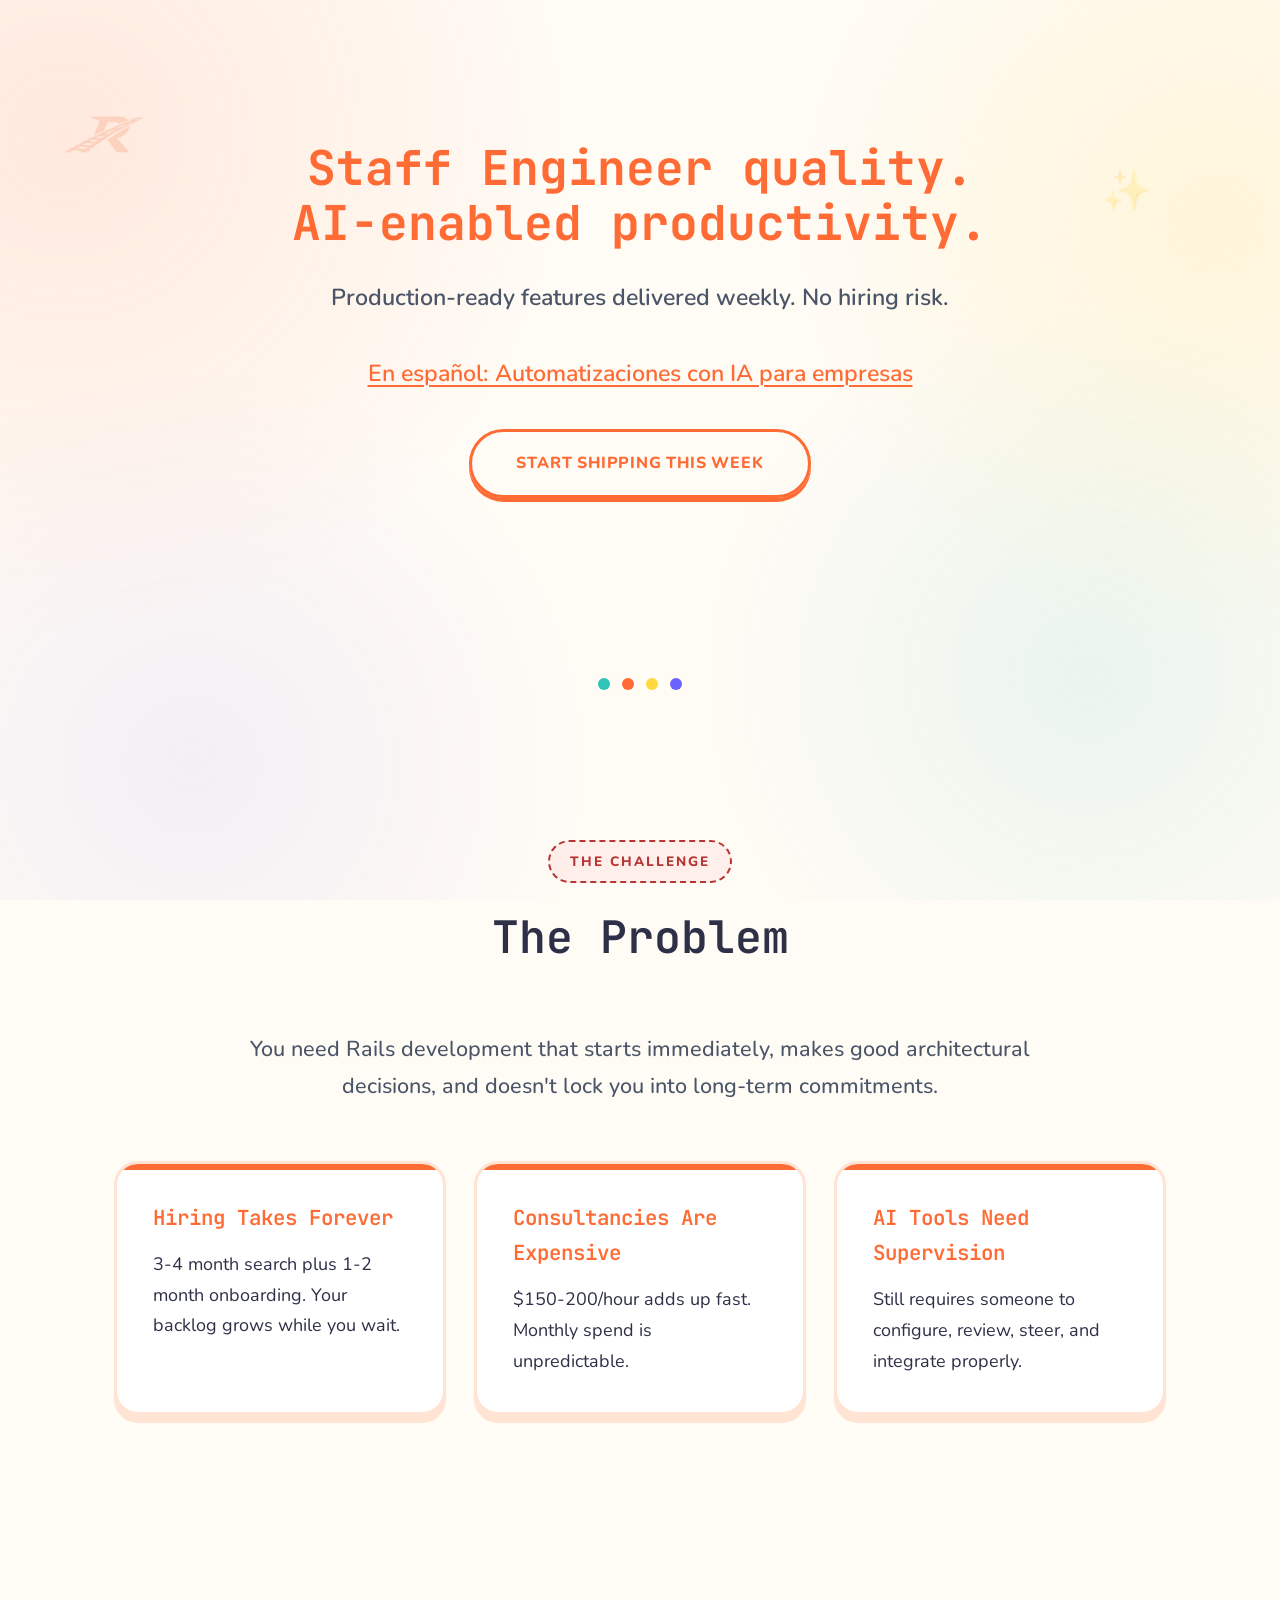
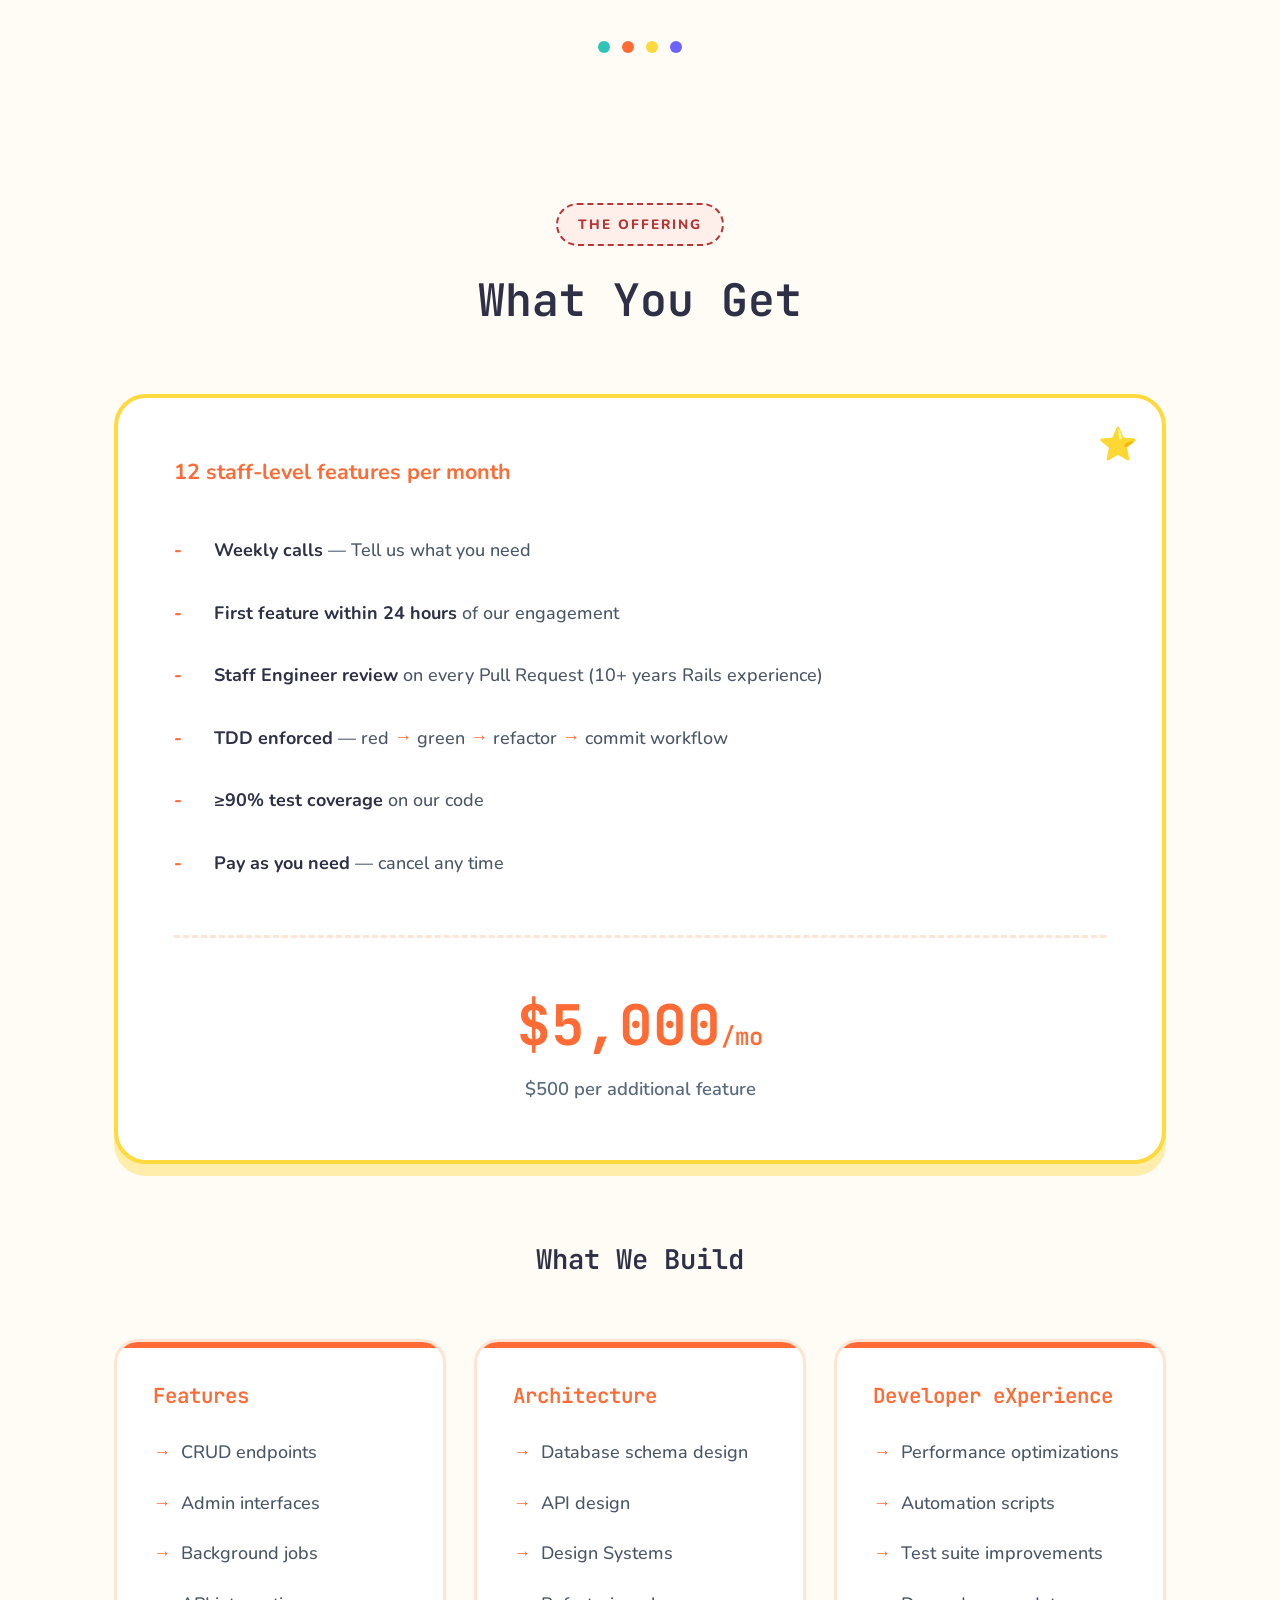
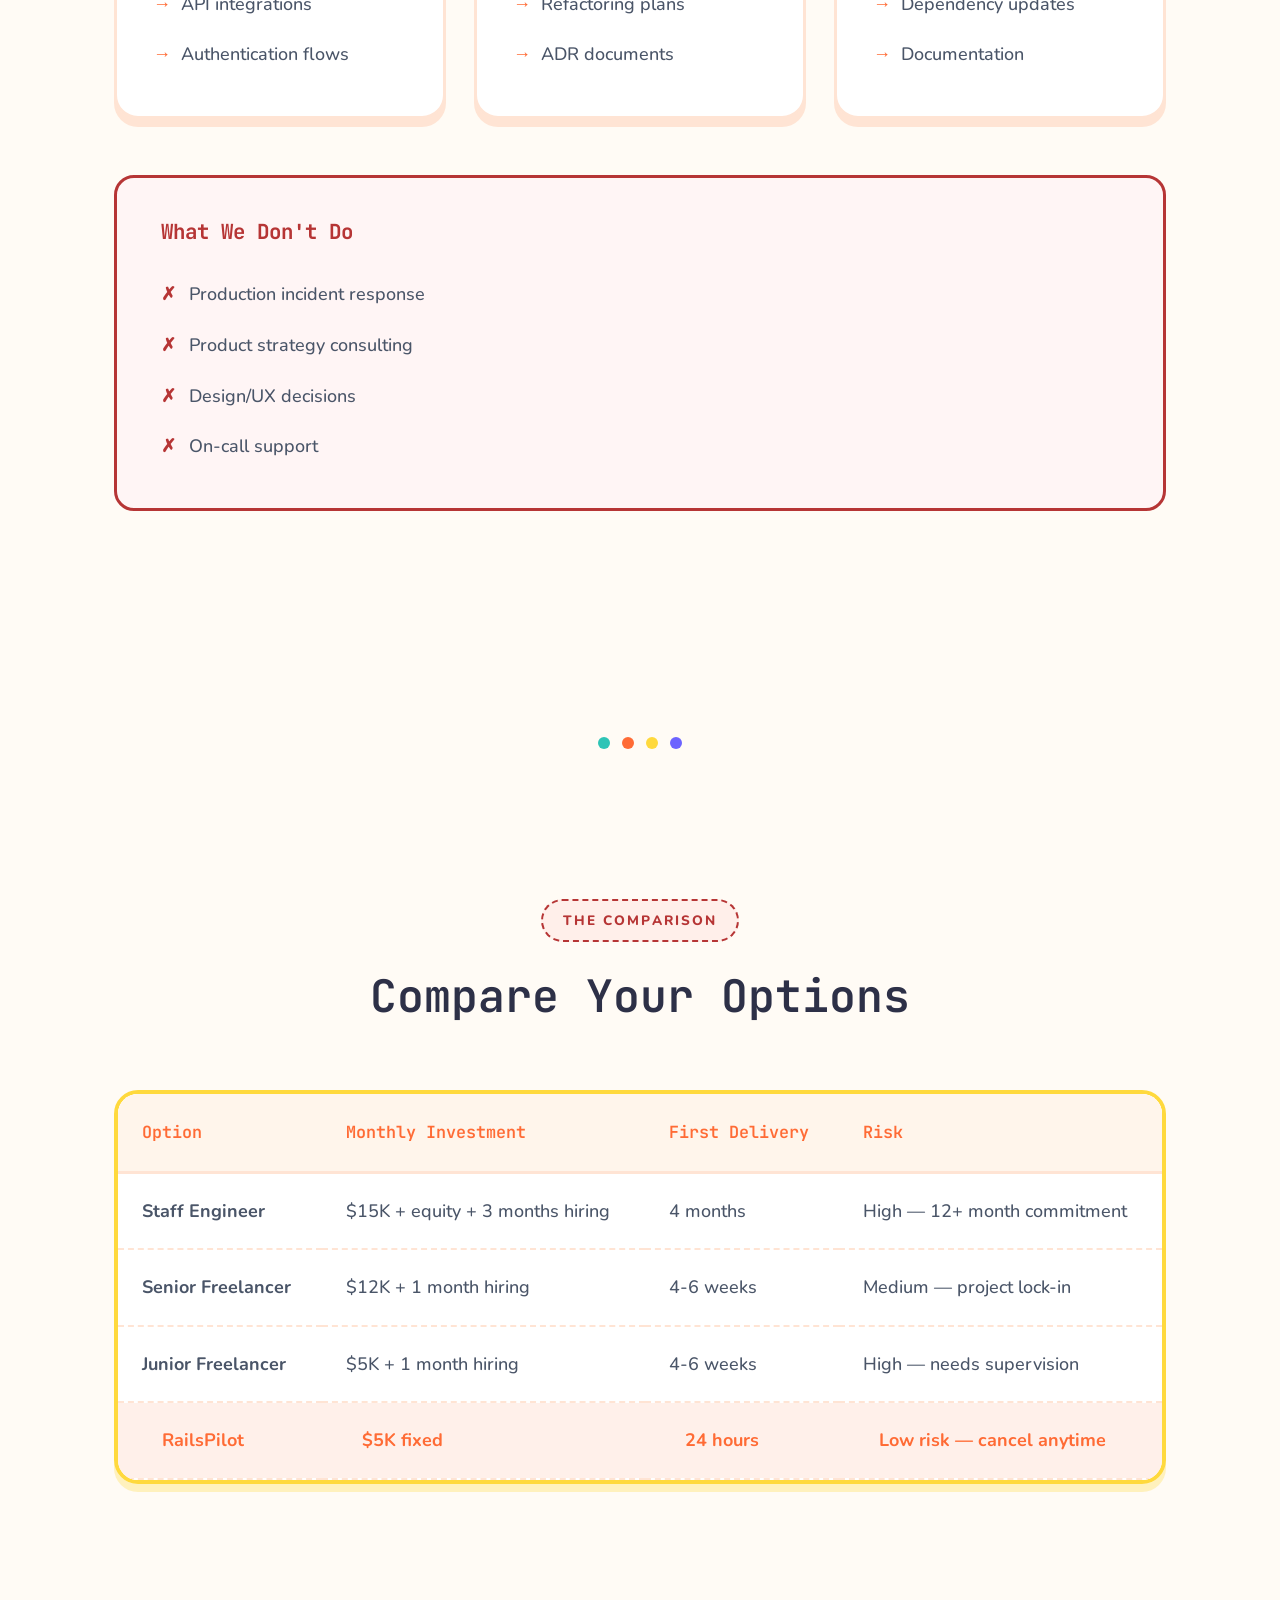
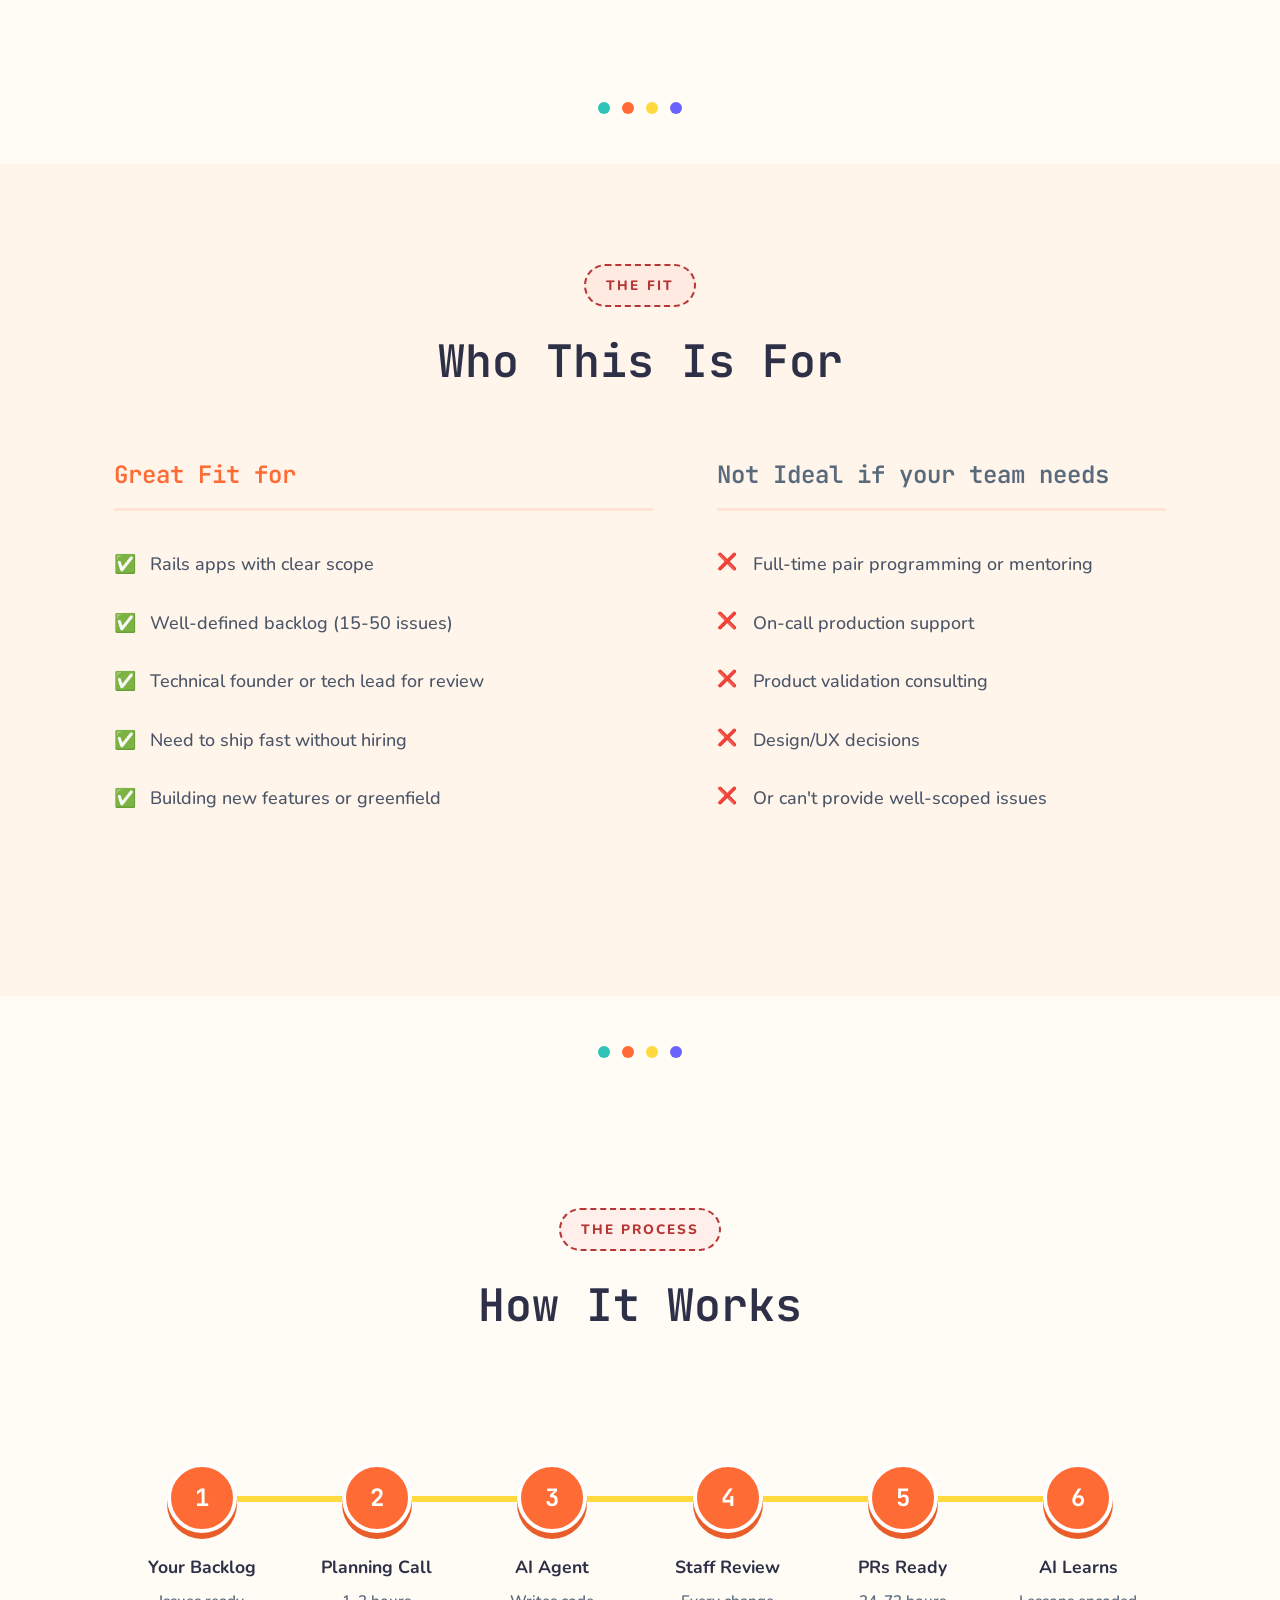
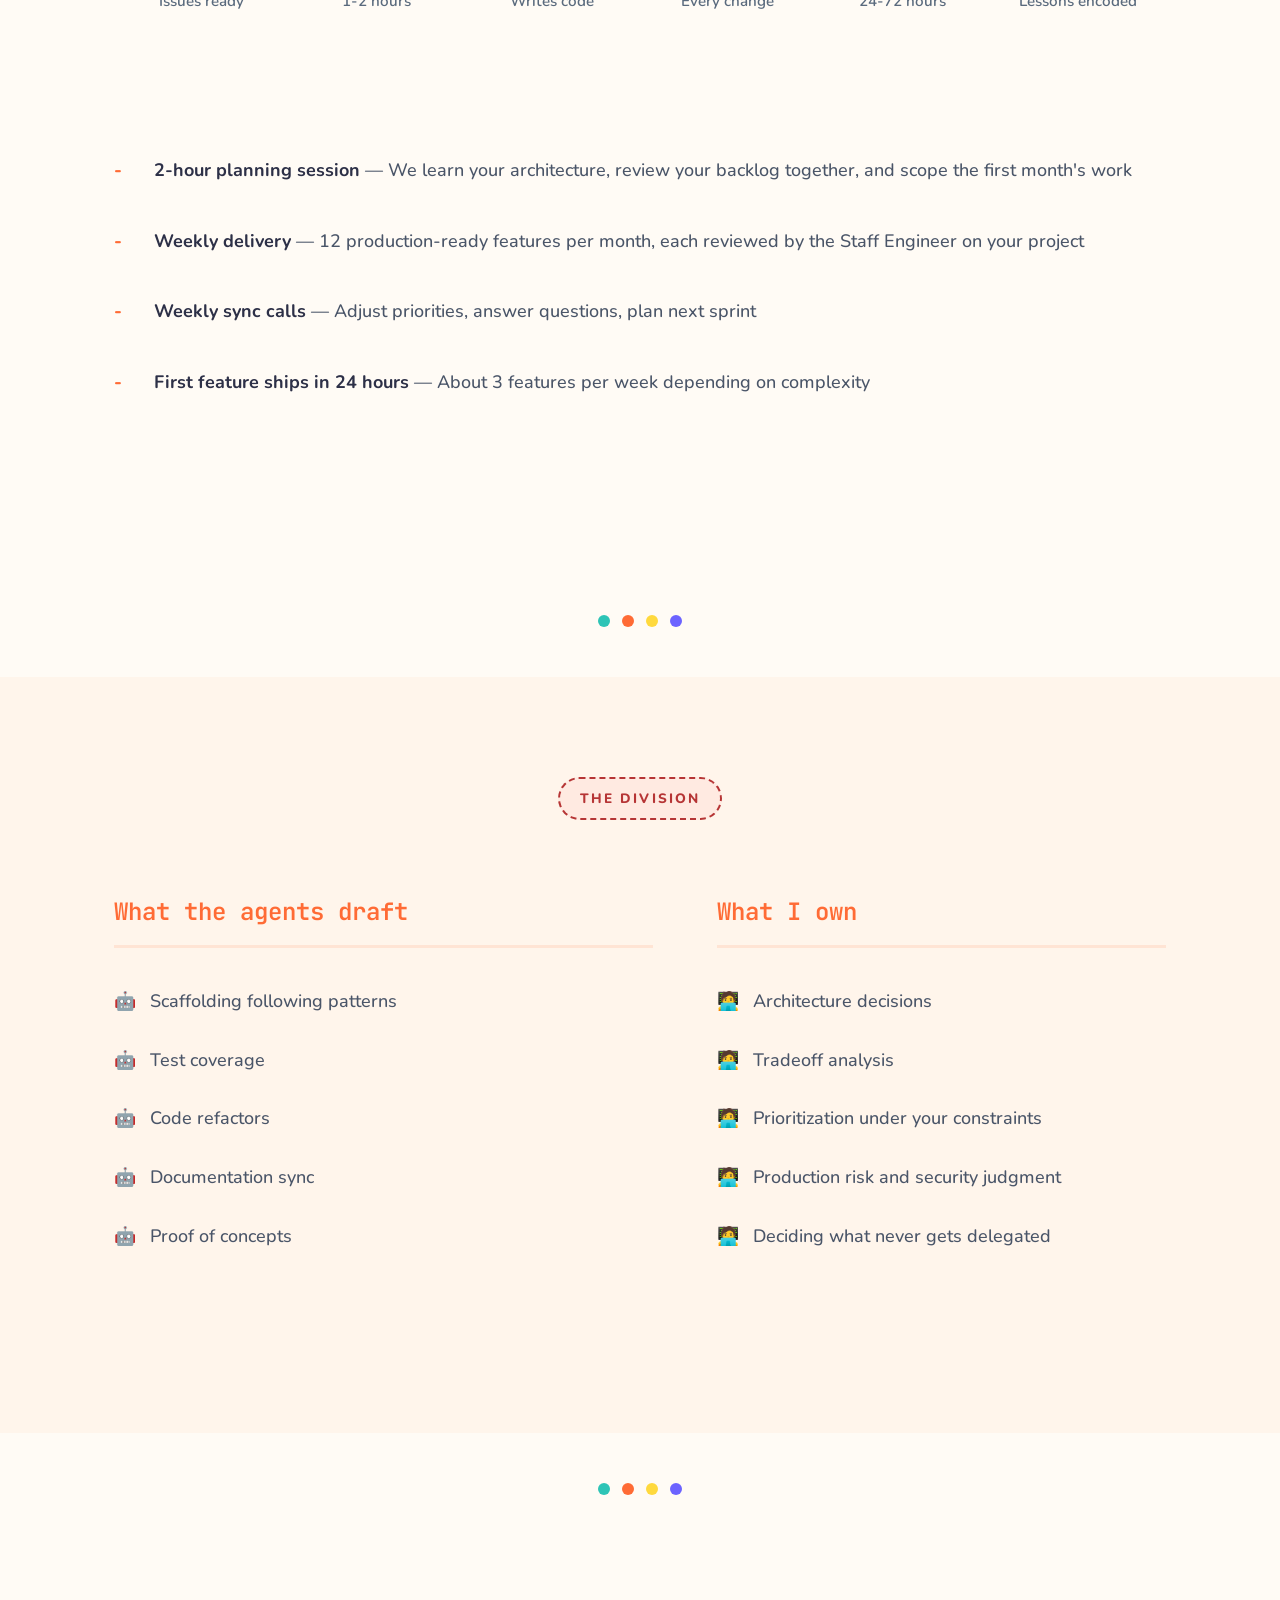
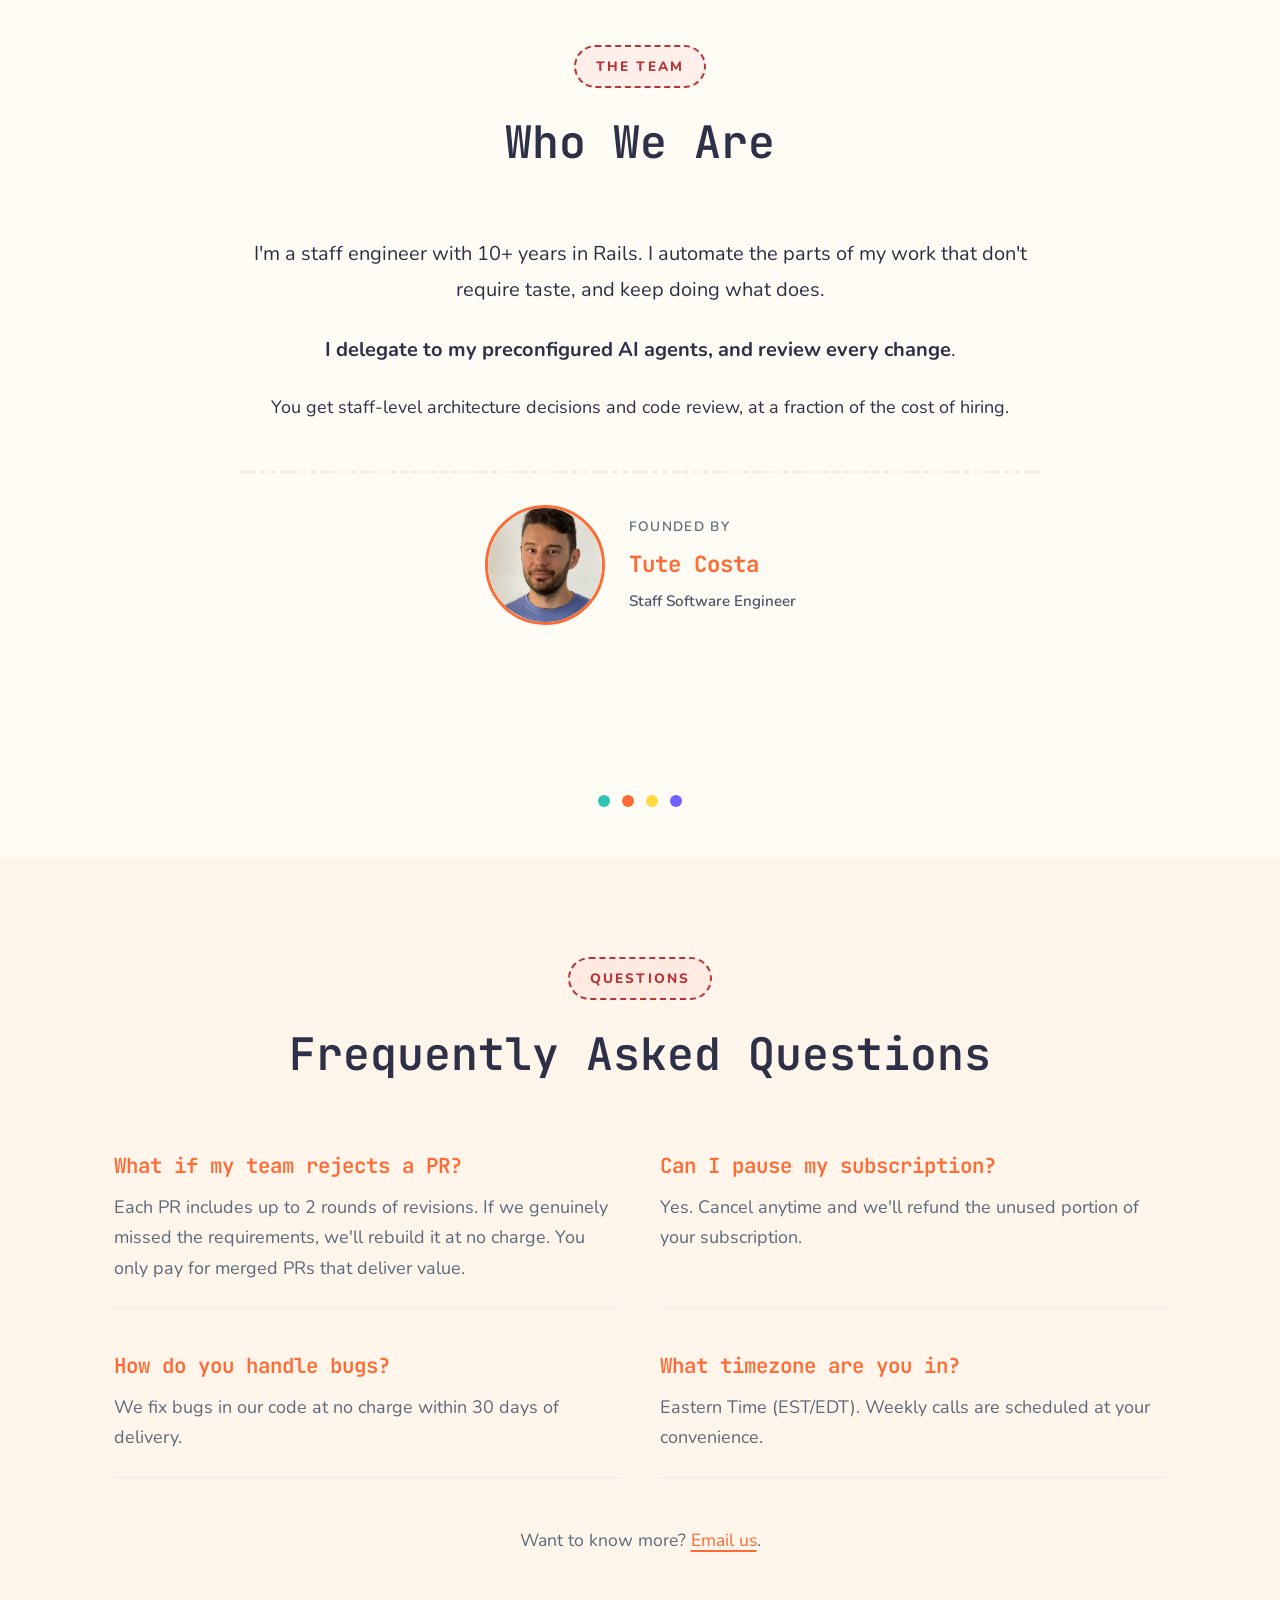
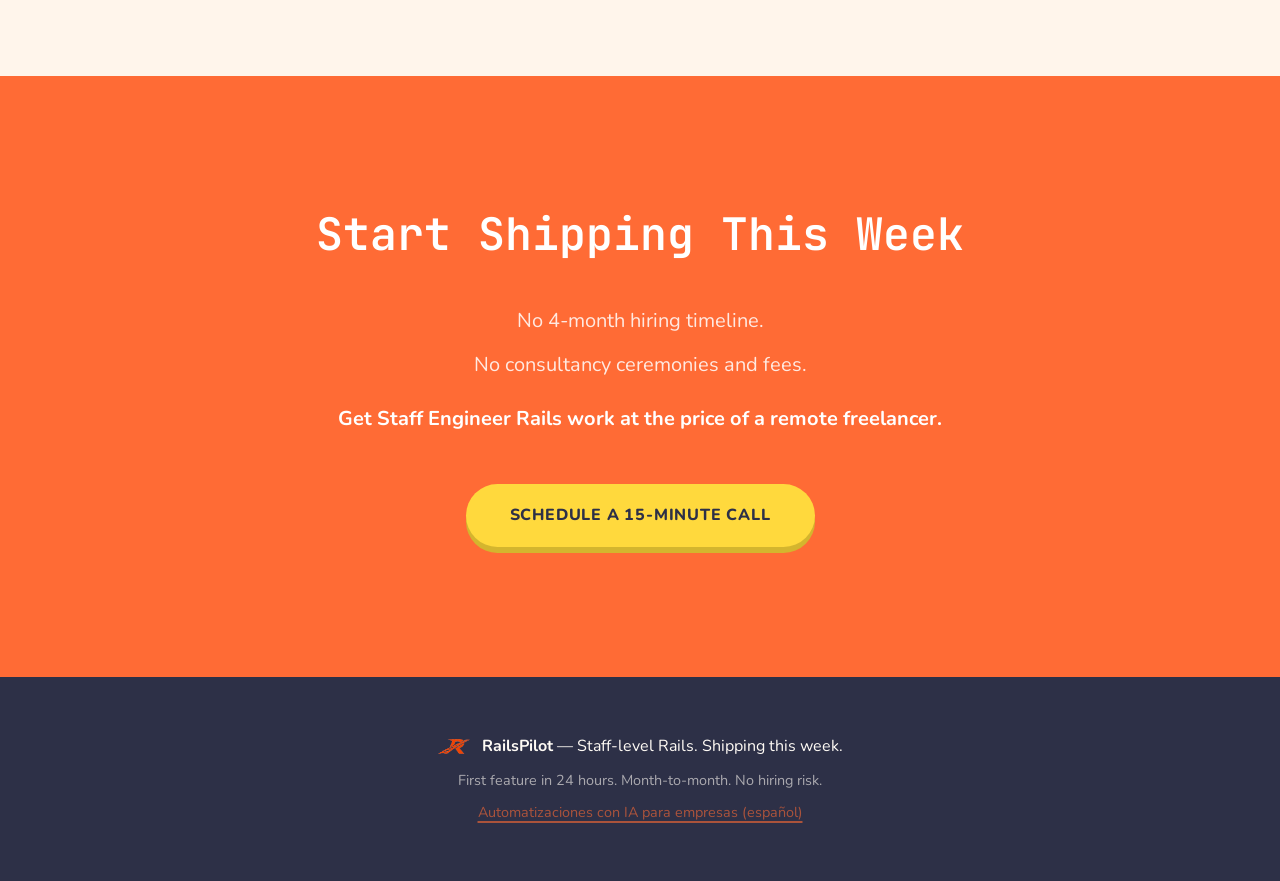
<file: index.html>
<!DOCTYPE html>
<html lang="en">
  <head>
    <meta charset="UTF-8">
    <meta name="viewport" content="width=device-width, initial-scale=1.0">
    <meta name="theme-color" media="(prefers-color-scheme: light)" content="#FFFBF5">
    <meta name="theme-color" media="(prefers-color-scheme: dark)" content="#1A1826">
    <title>RailsPilot - AI-augmented Rails development. Staff Engineer reviewed.</title>
    <meta name="description" content="12 production-ready Rails features per month. Staff Engineer review on every PR. First delivery in 24 hours. TDD enforced, ≥90% test coverage. Cancel anytime.">

    <link rel="preconnect" href="https://fonts.googleapis.com">
    <link rel="preconnect" href="https://fonts.gstatic.com" crossorigin>
    <link href="https://fonts.googleapis.com/css2?family=Nunito:wght@400;600;700;800&family=JetBrains+Mono:wght@400;500;600;700&display=swap" rel="stylesheet">
    <link rel="stylesheet" href="styles.css">
    <link rel="icon" type="image/x-icon" href="favicon.ico">
    <link rel="apple-touch-icon" href="logo.png">
    <link rel="canonical" href="https://www.railspilot.ai/">

    <meta property="og:type" content="website">
    <meta property="og:url" content="https://www.railspilot.ai/">
    <meta property="og:title" content="RailsPilot - AI-augmented Rails development. Staff Engineer reviewed.">
    <meta property="og:description" content="Production-ready Rails features delivered weekly. 12 features/mo. Staff Engineer review on every PR. First delivery in 24 hours. No hiring risk.">
    <meta property="og:image" content="https://www.railspilot.ai/logo.png">

    <meta name="twitter:card" content="summary_large_image">
    <meta name="twitter:url" content="https://www.railspilot.ai/">
    <meta name="twitter:title" content="RailsPilot - AI-augmented Rails development. Staff Engineer reviewed.">
    <meta name="twitter:description" content="12 production-ready Rails features/mo. Staff Engineer review on every PR. First delivery in 24 hours.">
    <meta name="twitter:image" content="https://www.railspilot.ai/logo.png">

    <script type="application/ld+json">
    {
      "@context": "https://schema.org",
      "@graph": [
        {
          "@type": "Organization",
          "name": "RailsPilot",
          "url": "https://www.railspilot.ai",
          "logo": "https://www.railspilot.ai/logo.png",
          "description": "AI-augmented Rails development with Staff Engineer review on every pull request.",
          "founder": {
            "@type": "Person",
            "name": "Tute Costa",
            "url": "https://www.tutecosta.com/",
            "jobTitle": "Staff Software Engineer"
          },
          "contactPoint": {
            "@type": "ContactPoint",
            "email": "tute@railspilot.ai",
            "contactType": "sales"
          }
        },
        {
          "@type": "WebSite",
          "name": "RailsPilot",
          "url": "https://www.railspilot.ai"
        },
        {
          "@type": "Service",
          "name": "RailsPilot Monthly Plan",
          "description": "12 production-ready Ruby on Rails features per month, each reviewed by a Staff Engineer with 10+ years experience. TDD enforced, ≥90% test coverage.",
          "provider": {
            "@type": "Organization",
            "name": "RailsPilot"
          }
        },
        {
          "@type": "FAQPage",
          "mainEntity": [
            {
              "@type": "Question",
              "name": "What if my team rejects a PR?",
              "acceptedAnswer": {
                "@type": "Answer",
                "text": "Each PR includes up to 2 rounds of revisions. If we genuinely missed the requirements, we'll rebuild it at no charge. You only pay for merged PRs that deliver value."
              }
            },
            {
              "@type": "Question",
              "name": "Can I pause my subscription?",
              "acceptedAnswer": {
                "@type": "Answer",
                "text": "Yes. Cancel anytime and we'll refund the unused portion of your subscription."
              }
            },
            {
              "@type": "Question",
              "name": "How do you handle bugs?",
              "acceptedAnswer": {
                "@type": "Answer",
                "text": "We fix bugs in our code at no charge within 30 days of delivery."
              }
            },
            {
              "@type": "Question",
              "name": "What timezone are you in?",
              "acceptedAnswer": {
                "@type": "Answer",
                "text": "Eastern Time (EST/EDT). Weekly calls are scheduled at your convenience."
              }
            }
          ]
        }
      ]
    }
    </script>
  </head>
  <body>
    <header class="hero">
      <div class="container">
        <h1>
          Staff Engineer quality.<br>
          AI-enabled productivity.
        </h1>
        <p class="tagline">Production-ready features delivered weekly. No hiring risk.</p>
        <p class="tagline"><a href="case_studies/">En español: Automatizaciones con IA para empresas</a></p>
        <a href="#contact" class="btn btn-ghost">Start Shipping This Week</a>
      </div>
    </header>

    <div class="section-divider"><span></span></div>

    <section>
      <div class="container">
        <div class="section-header">
          <span class="section-label">The Challenge</span>
          <h2>The Problem</h2>
        </div>
        <p class="lead-text">You need Rails development that starts immediately, makes good architectural decisions, and doesn't lock you into long-term commitments.</p>

        <div class="grid-3">
          <div class="card">
            <h4>Hiring Takes Forever</h4>
            <p>3-4 month search plus 1-2 month onboarding. Your backlog grows while you wait.</p>
          </div>
          <div class="card">
            <h4>Consultancies Are Expensive</h4>
            <p>$150-200/hour adds up fast. Monthly spend is unpredictable.</p>
          </div>
          <div class="card">
            <h4>AI Tools Need Supervision</h4>
            <p>Still requires someone to configure, review, steer, and integrate properly.</p>
          </div>
        </div>
      </div>
    </section>

    <div class="section-divider"><span></span></div>

    <section>
      <div class="container">
        <div class="section-header">
          <span class="section-label">The Offering</span>
          <h2>What You Get</h2>
        </div>

        <div class="feature-box">
          <p class="feature-highlight"><strong>12 staff-level features per month</strong></p>

          <ul class="feature-list">
            <li><strong>Weekly calls</strong> — Tell us what you need</li>
            <li><strong>First feature within 24 hours</strong> of our engagement</li>
            <li><strong>Staff Engineer review</strong> on every Pull Request (10+ years Rails experience)</li>
            <li><strong>TDD enforced</strong> —
              red <span class="arrow">→</span>
              green <span class="arrow">→</span>
              refactor <span class="arrow">→</span>
              commit workflow</li>
            <li><strong>≥90% test coverage</strong> on our code</li>
            <li><strong>Pay as you need</strong> — cancel any time</li>
          </ul>

          <div class="pricing-display">
            <span class="price">$5,000<span class="price-period">/mo</span></span>
            <span class="price-note">$500 per additional feature</span>
          </div>
        </div>

        <h3 class="subsection-title">What We Build</h3>

        <div class="grid-symmetric">
          <div class="card">
            <h4>Features</h4>
            <ul>
              <li>CRUD endpoints</li>
              <li>Admin interfaces</li>
              <li>Background jobs</li>
              <li>API integrations</li>
              <li>Authentication flows</li>
            </ul>
          </div>
          <div class="card">
            <h4>Architecture</h4>
            <ul>
              <li>Database schema design</li>
              <li>API design</li>
              <li>Design Systems</li>
              <li>Refactoring plans</li>
              <li>ADR documents</li>
            </ul>
          </div>
          <div class="card">
            <h4>Developer eXperience</h4>
            <ul>
              <li>Performance optimizations</li>
              <li>Automation scripts</li>
              <li>Test suite improvements</li>
              <li>Dependency updates</li>
              <li>Documentation</li>
            </ul>
          </div>
        </div>

        <div class="warning-box">
          <h4>What We Don't Do</h4>
          <div class="warning-items">
            <p>Production incident response</p>
            <p>Product strategy consulting</p>
            <p>Design/UX decisions</p>
            <p>On-call support</p>
          </div>
        </div>
      </div>
    </section>

    <div class="section-divider"><span></span></div>

    <section>
      <div class="container">
        <div class="section-header">
          <span class="section-label">The Comparison</span>
          <h2>Compare Your Options</h2>
        </div>

        <div class="table-wrapper">
          <table>
            <thead>
              <tr>
                <th>Option</th>
                <th>Monthly Investment</th>
                <th>First Delivery</th>
                <th>Risk</th>
              </tr>
            </thead>
            <tbody>
              <tr>
                <td><strong>Staff Engineer</strong></td>
                <td>$15K + equity + 3 months hiring</td>
                <td>4 months</td>
                <td>High — 12+ month commitment</td>
              </tr>
              <tr>
                <td><strong>Senior Freelancer</strong></td>
                <td>$12K + 1 month hiring</td>
                <td>4-6 weeks</td>
                <td>Medium — project lock-in</td>
              </tr>
              <tr>
                <td><strong>Junior Freelancer</strong></td>
                <td>$5K + 1 month hiring</td>
                <td>4-6 weeks</td>
                <td>High — needs supervision</td>
              </tr>
              <tr class="highlight-row">
                <td><strong>RailsPilot</strong></td>
                <td><strong>$5K fixed</strong></td>
                <td><strong>24 hours</strong></td>
                <td><strong>Low risk — cancel anytime</strong></td>
              </tr>
            </tbody>
          </table>
        </div>
      </div>
    </section>

    <div class="section-divider"><span></span></div>

    <section class="alt-bg">
      <div class="container">
        <div class="section-header">
          <span class="section-label">The Fit</span>
          <h2>Who This Is For</h2>
        </div>

        <div class="two-col-asymmetric">
          <div class="fit-column">
            <h3 class="fit-title good">Great Fit for</h3>
            <ul class="check-list good">
              <li>Rails apps with clear scope</li>
              <li>Well-defined backlog (15-50 issues)</li>
              <li>Technical founder or tech lead for review</li>
              <li>Need to ship fast without hiring</li>
              <li>Building new features or greenfield</li>
            </ul>
          </div>
          <div class="fit-column">
            <h3 class="fit-title not">Not Ideal if your team needs</h3>
            <ul class="check-list not">
              <li>Full-time pair programming or mentoring</li>
              <li>On-call production support</li>
              <li>Product validation consulting</li>
              <li>Design/UX decisions</li>
              <li>Or can't provide well-scoped issues</li>
            </ul>
          </div>
        </div>
      </div>
    </section>

    <div class="section-divider"><span></span></div>

    <section>
      <div class="container">
        <div class="section-header">
          <span class="section-label">The Process</span>
          <h2>How It Works</h2>
        </div>

        <div class="process-flow">
          <div class="process-line"></div>
          <div class="process-step">
            <div class="process-number">1</div>
            <div class="process-label">Your Backlog</div>
            <div class="process-time">Issues ready</div>
          </div>

          <div class="process-step">
            <div class="process-number">2</div>
            <div class="process-label">Planning Call</div>
            <div class="process-time">1-2 hours</div>
          </div>

          <div class="process-step">
            <div class="process-number">3</div>
            <div class="process-label">AI Agent</div>
            <div class="process-time">Writes code</div>
          </div>

          <div class="process-step">
            <div class="process-number">4</div>
            <div class="process-label">Staff Review</div>
            <div class="process-time">Every change</div>
          </div>

          <div class="process-step">
            <div class="process-number">5</div>
            <div class="process-label">PRs Ready</div>
            <div class="process-time">24-72 hours</div>
          </div>

          <div class="process-step">
            <div class="process-number">6</div>
            <div class="process-label">AI Learns</div>
            <div class="process-time">Lessons encoded</div>
          </div>
        </div>

        <ul class="feature-list spaced">
          <li><strong>2-hour planning session</strong> — We learn your architecture, review your backlog together, and scope the first month's work</li>
          <li><strong>Weekly delivery</strong> — 12 production-ready features per month, each reviewed by the Staff Engineer on your project</li>
          <li><strong>Weekly sync calls</strong> — Adjust priorities, answer questions, plan next sprint</li>
          <li><strong>First feature ships in 24 hours</strong> — About 3 features per week depending on complexity</li>
        </ul>
      </div>
    </section>

    <div class="section-divider"><span></span></div>

    <section class="alt-bg">
      <div class="container">
        <div class="section-header">
          <span class="section-label">The Division</span>
        </div>

        <div class="two-col-asymmetric">
          <div class="fit-column">
            <h3 class="fit-title good">What the agents draft</h3>
            <ul class="check-list agent">
              <li>Scaffolding following patterns</li>
              <li>Test coverage</li>
              <li>Code refactors</li>
              <li>Documentation sync</li>
              <li>Proof of concepts</li>
            </ul>
          </div>
          <div class="fit-column">
            <h3 class="fit-title good">What I own</h3>
            <ul class="check-list human">
              <li>Architecture decisions</li>
              <li>Tradeoff analysis</li>
              <li>Prioritization under your constraints</li>
              <li>Production risk and security judgment</li>
              <li>Deciding what never gets delegated</li>
            </ul>
          </div>
        </div>
      </div>
    </section>

    <div class="section-divider"><span></span></div>

    <section>
      <div class="container">
        <div class="section-header">
          <span class="section-label">The Team</span>
          <h2>Who We Are</h2>
        </div>

        <div class="about-content">
          <p class="about-lead">
            I'm a staff engineer with 10+ years in Rails. I automate the parts of my work that don't require taste,
            and keep doing what does.
          </p>

          <p class="about-lead">
            <strong>I delegate to my preconfigured AI agents, and review every change</strong>.
          </p>

          <p>
            You get staff-level architecture decisions and code review, at a fraction of the cost of hiring.
          </p>

          <div class="founder-credit">
            <img src="tute-avatar.jpg" alt="Tute Costa" class="founder-avatar">
            <div class="founder-info">
              <span class="founder-label">Founded by</span>
              <a href="https://www.tutecosta.com/" target="_blank" rel="noopener" class="founder-link">
                Tute Costa
              </a>
              <span class="founder-title">Staff Software Engineer</span>
            </div>
          </div>
        </div>
      </div>
    </section>

    <div class="section-divider"><span></span></div>

    <section class="alt-bg">
      <div class="container">
        <div class="section-header">
          <span class="section-label">Questions</span>
          <h2>Frequently Asked Questions</h2>
        </div>

        <div class="faq-grid">
          <div class="faq-item">
            <h4>What if my team rejects a PR?</h4>
            <p>Each PR includes up to 2 rounds of revisions. If we genuinely missed the requirements, we'll rebuild it at no charge. You only pay for merged PRs that deliver value.</p>
          </div>

          <div class="faq-item">
            <h4>Can I pause my subscription?</h4>
            <p>Yes. Cancel anytime and we'll refund the unused portion of your subscription.</p>
          </div>

          <div class="faq-item">
            <h4>How do you handle bugs?</h4>
            <p>We fix bugs in our code at no charge within 30 days of delivery.</p>
          </div>

          <div class="faq-item">
            <h4>What timezone are you in?</h4>
            <p>Eastern Time (EST/EDT). Weekly calls are scheduled at your convenience.</p>
          </div>
        </div>

        <p class="contact-note">
          Want to know more? <a href="mailto:tute@railspilot.ai">Email us</a>.
        </p>
      </div>
    </section>

    <section class="cta-section" id="contact">
      <div class="container">
        <h2>Start Shipping This Week</h2>
        <p class="cta-text">No 4-month hiring timeline.</p>
        <p class="cta-text">No consultancy ceremonies and fees.</p>
        <p class="cta-text highlight">Get Staff Engineer Rails work at the price of a remote freelancer.</p>

        <a href="https://calendar.app.google/mgPEnSCgCAgNUo5E7" class="btn btn-gold">Schedule a 15-Minute Call</a>
      </div>
    </section>

    <footer>
      <div class="container">
        <p>
          <img src="logo.png" alt="" class="footer-logo">
          <strong>RailsPilot</strong> — Staff-level Rails. Shipping this week.
        </p>
        <p class="footer-sub">First feature in 24 hours. Month-to-month. No hiring risk.</p>
        <p class="footer-sub"><a href="case_studies/">Automatizaciones con IA para empresas (español)</a></p>
      </div>
    </footer>

    <script>
      // Dynamic scroll gradients for table
      document.addEventListener('DOMContentLoaded', function() {
        const tableWrapper = document.querySelector('.table-wrapper');
        if (tableWrapper) {
          function updateScrollGradients() {
            const { scrollLeft, scrollWidth, clientWidth } = tableWrapper;
            const isAtStart = scrollLeft <= 1;
            const isAtEnd = scrollLeft >= scrollWidth - clientWidth - 1;

            tableWrapper.classList.toggle('scrolled-left', !isAtStart);
            tableWrapper.classList.toggle('scrolled-right', !isAtEnd);
          }
          updateScrollGradients();
          tableWrapper.addEventListener('scroll', updateScrollGradients);
          window.addEventListener('resize', updateScrollGradients);
        }
      });
    </script>
  </body>
</html>
</file>
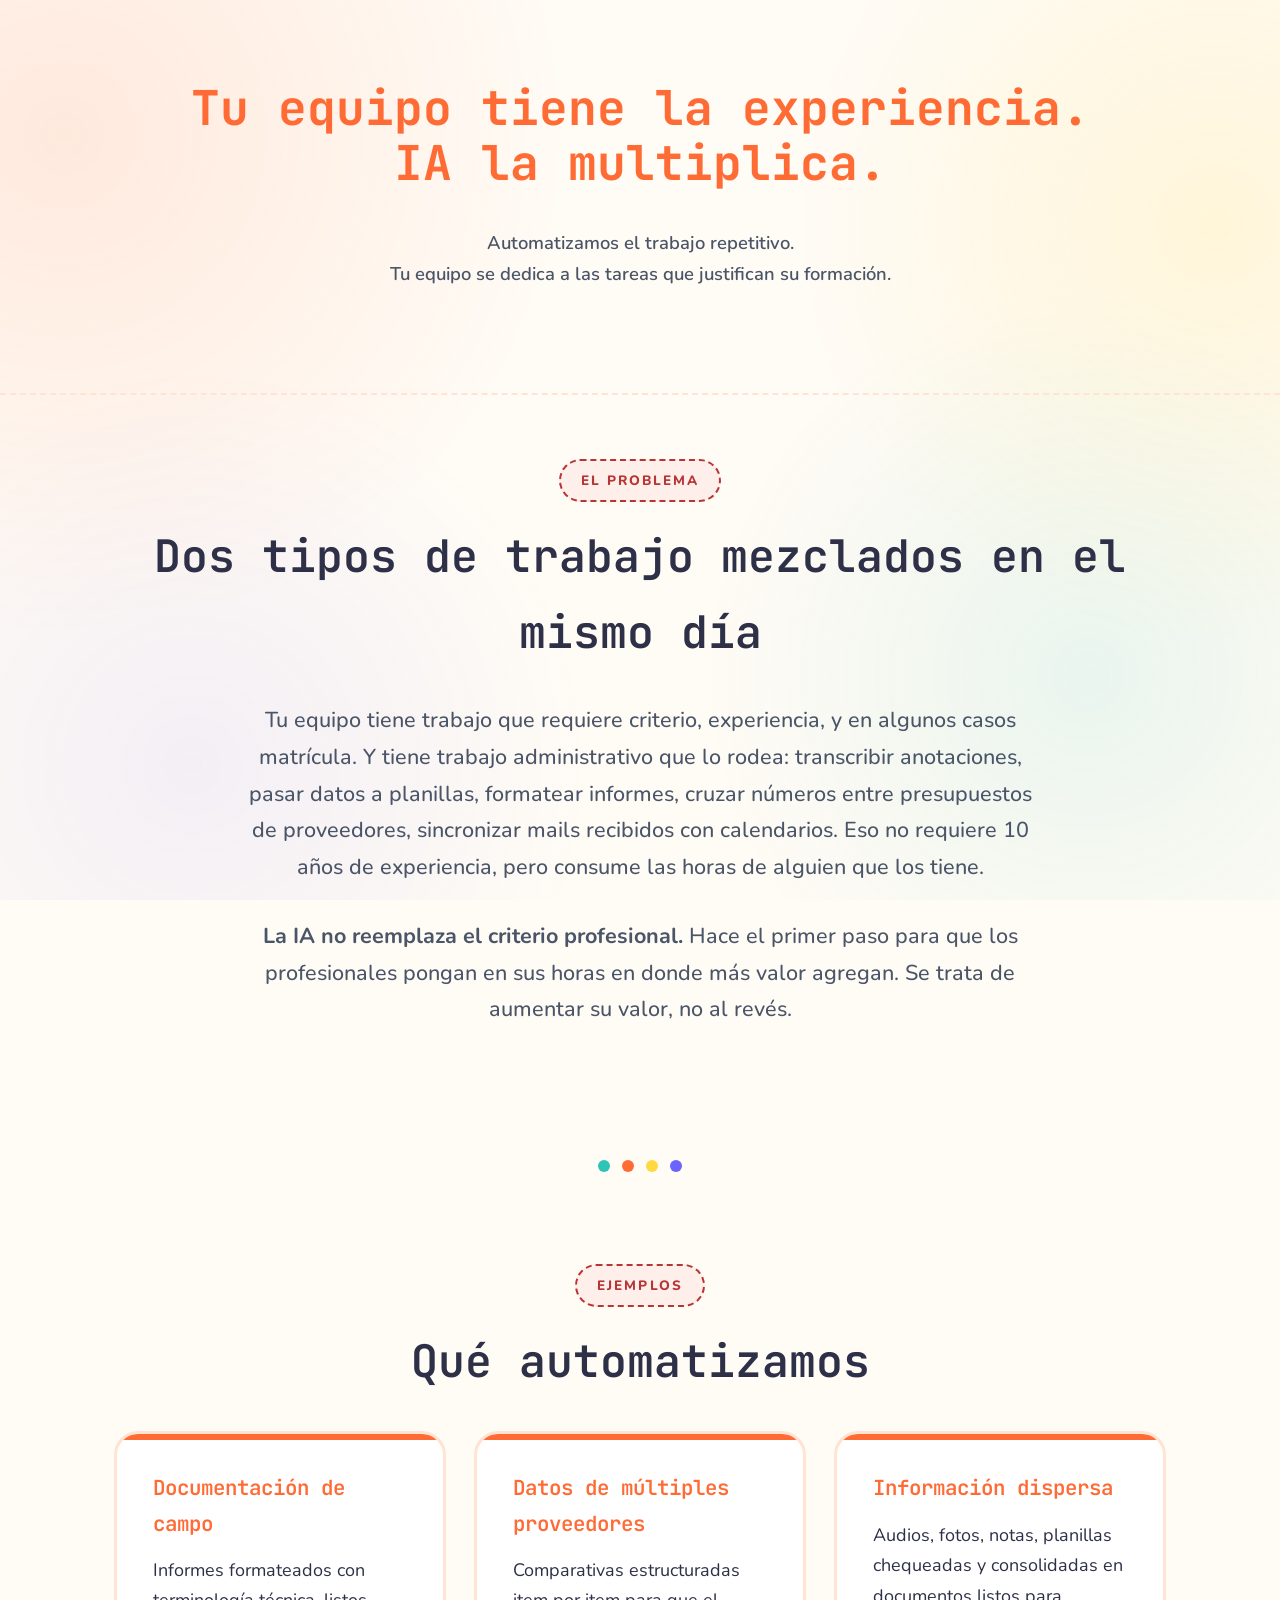
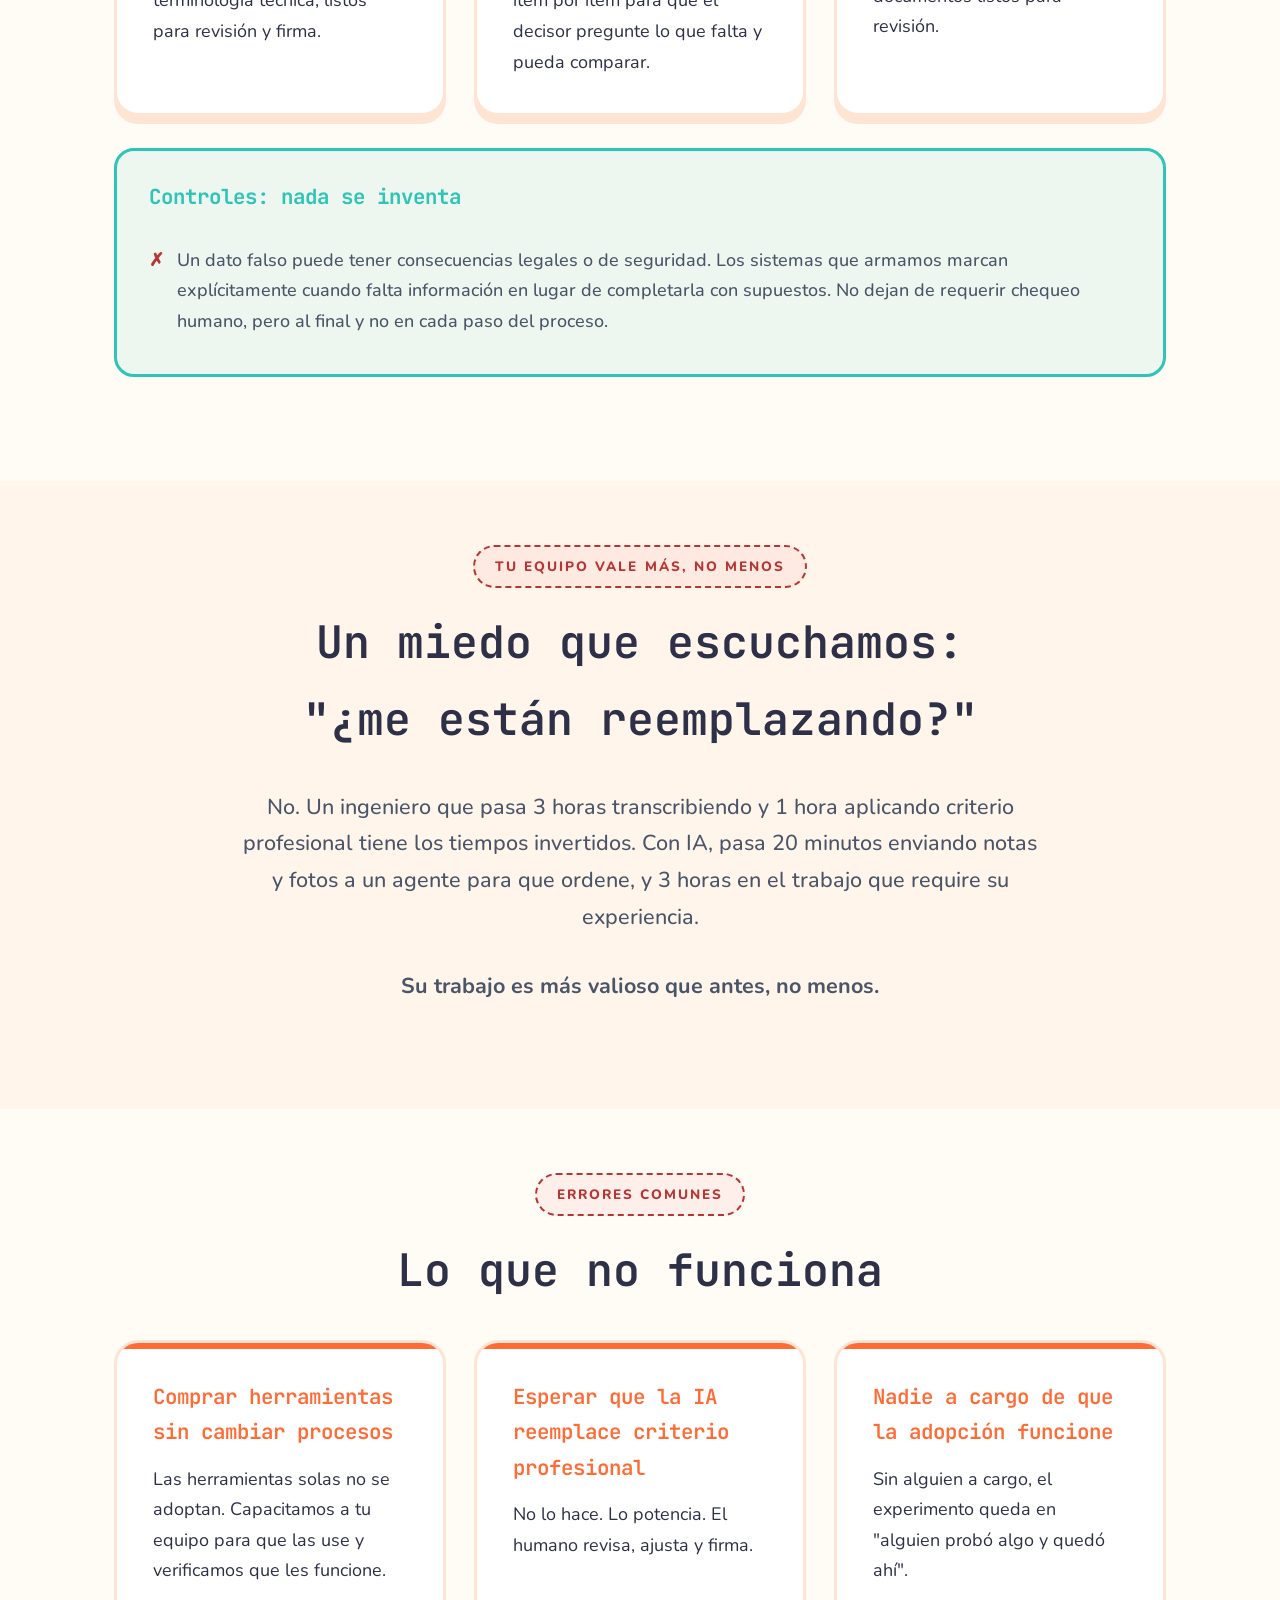
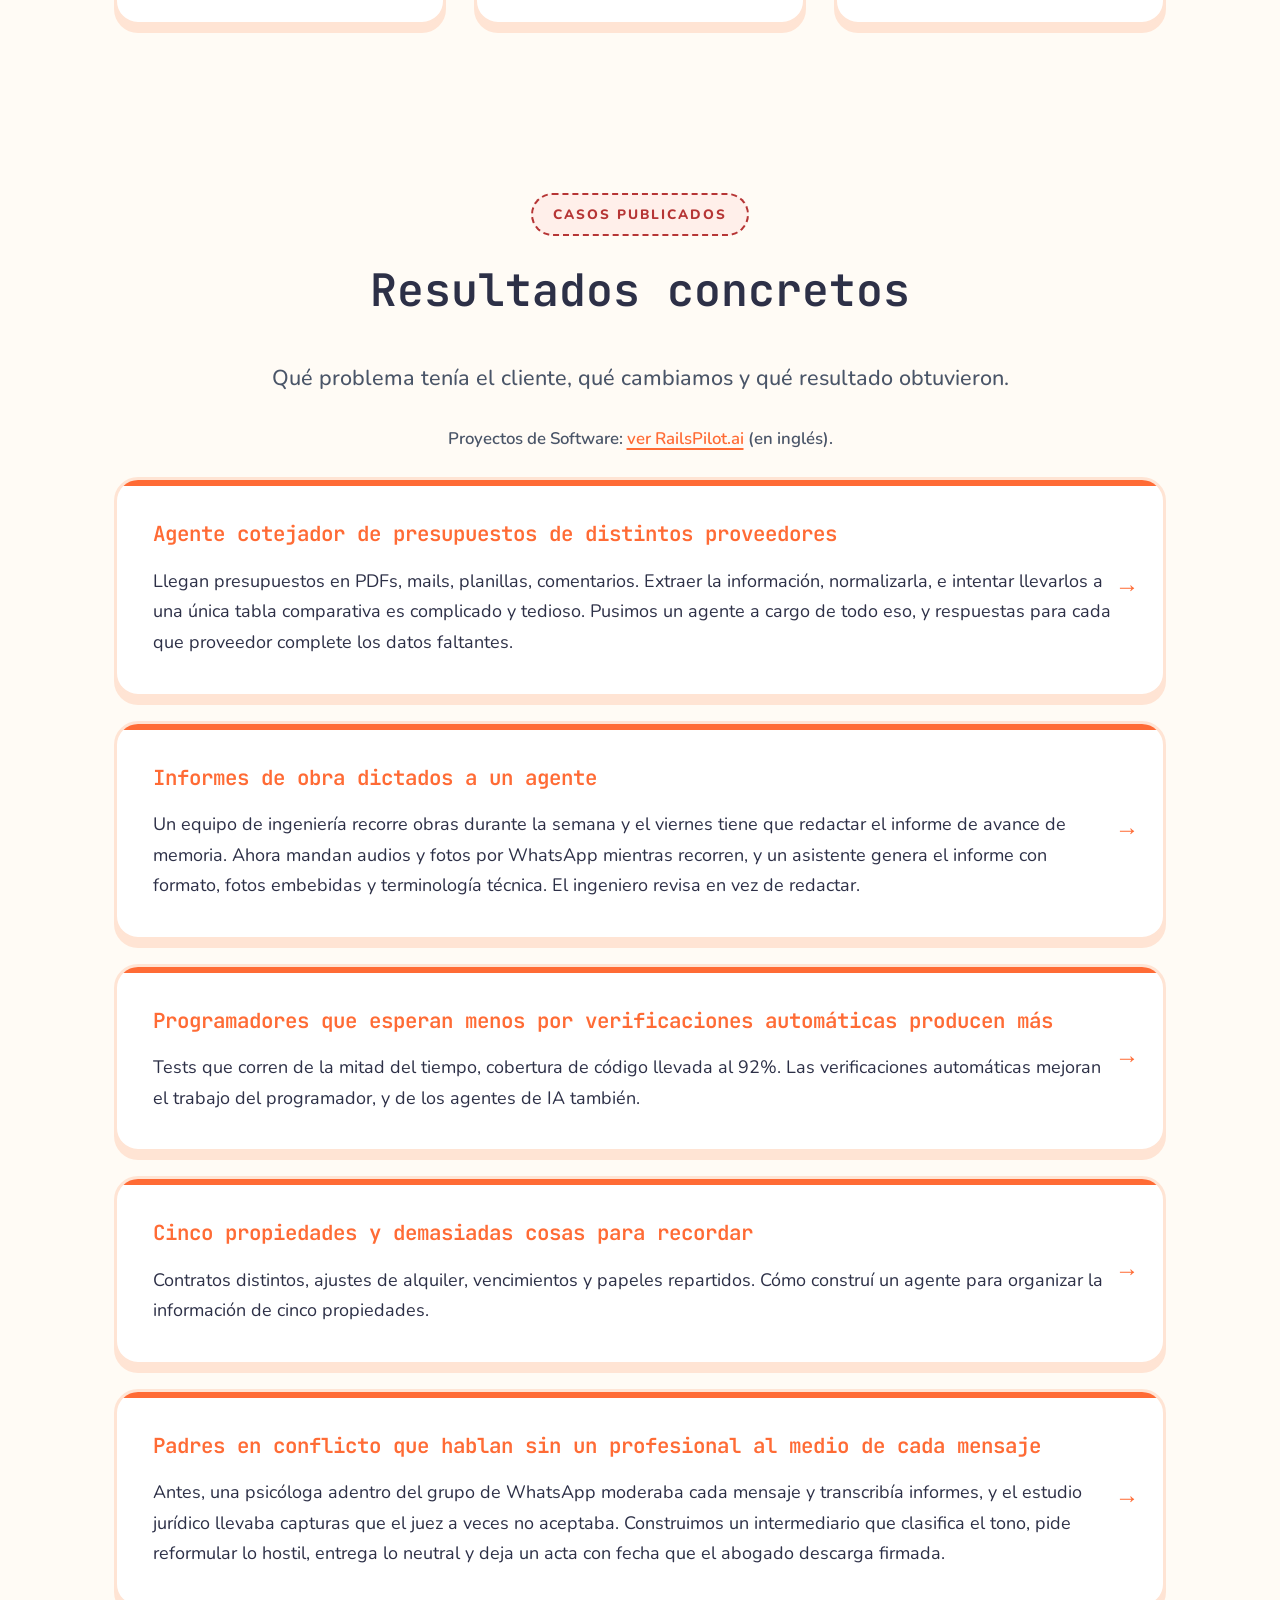
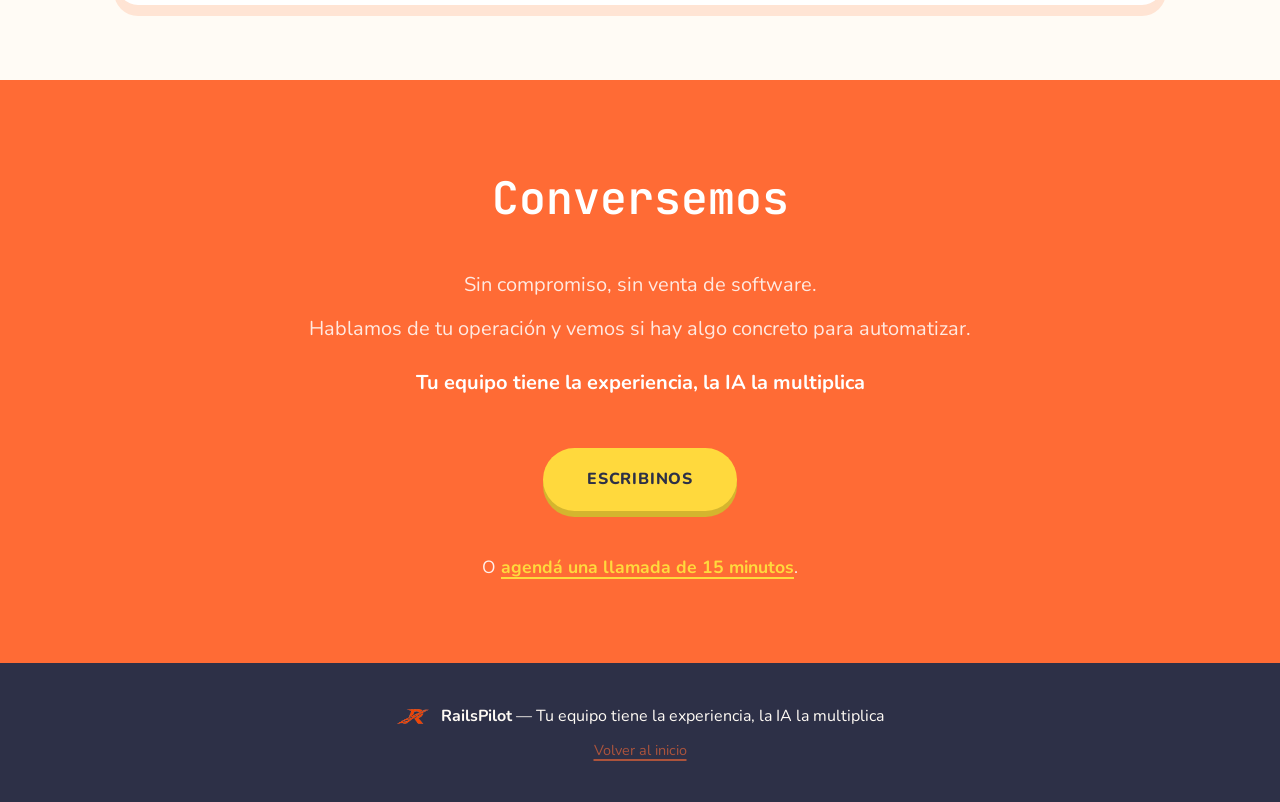
<file: case_studies/index.html>
<!DOCTYPE html>
<html lang="es">
  <head>
    <meta charset="UTF-8">
    <meta name="viewport" content="width=device-width, initial-scale=1.0">
    <meta name="theme-color" media="(prefers-color-scheme: light)" content="#FFFBF5">
    <meta name="theme-color" media="(prefers-color-scheme: dark)" content="#1A1826">
    <title>Tu equipo tiene la experiencia, IA la multiplica — RailsPilot</title>
    <meta name="description" content="Automatizamos el trabajo repetitivo. No reemplazamos el criterio profesional: hacemos el primer pase para que tu equipo se dedique a las tareas que justifican su formación. Casos de uso reales.">
    <link rel="preconnect" href="https://fonts.googleapis.com">
    <link rel="preconnect" href="https://fonts.gstatic.com" crossorigin>
    <link href="https://fonts.googleapis.com/css2?family=Nunito:wght@400;600;700;800&family=JetBrains+Mono:wght@400;500;600;700&display=swap" rel="stylesheet">
    <link rel="stylesheet" href="styles.css">
    <link rel="icon" type="image/x-icon" href="../favicon.ico">
    <link rel="apple-touch-icon" href="../logo.png">
    <link rel="canonical" href="https://www.railspilot.ai/case_studies/">

    <meta property="og:type" content="website">
    <meta property="og:url" content="https://www.railspilot.ai/case_studies/">
    <meta property="og:title" content="Automatizaciones con IA para empresas — RailsPilot">
    <meta property="og:description" content="Automatizamos el trabajo repetitivo. No reemplazamos el criterio profesional: hacemos el primer pase para que tu equipo se dedique a las tareas que justifican su formación.">
    <meta property="og:image" content="https://www.railspilot.ai/logo.png">

    <meta name="twitter:card" content="summary_large_image">
    <meta name="twitter:title" content="Automatizaciones con IA para empresas — RailsPilot">
    <meta name="twitter:description" content="Automatizamos el trabajo repetitivo. Tu equipo se dedica a las tareas que justifican su formación. Casos de uso reales.">
    <meta name="twitter:image" content="https://www.railspilot.ai/logo.png">

    <script type="application/ld+json">
    {
      "@context": "https://schema.org",
      "@graph": [
        {
          "@type": "Organization",
          "name": "RailsPilot",
          "url": "https://www.railspilot.ai",
          "logo": "https://www.railspilot.ai/logo.png"
        },
        {
          "@type": "WebPage",
          "name": "Automatizaciones con IA para empresas",
          "description": "Automatizamos el trabajo repetitivo. No reemplazamos el criterio profesional: hacemos el primer pase para que tu equipo se dedique a las tareas que justifican su formación.",
          "url": "https://www.railspilot.ai/case_studies/",
          "inLanguage": "es",
          "isPartOf": {
            "@type": "WebSite",
            "name": "RailsPilot",
            "url": "https://www.railspilot.ai"
          }
        }
      ]
    }
    </script>
  </head>
  <body class="case-study case-studies-hub">
    <header class="case-header">
      <div class="container">
        <h1>Tu equipo tiene la experiencia.<br>IA la multiplica.</h1>
        <p class="tagline">Automatizamos el trabajo repetitivo.<br>Tu equipo se dedica a las tareas que justifican su formación.</p>
      </div>
    </header>

    <section>
      <div class="container">
        <div class="section-header">
          <span class="section-label">El problema</span>
          <h2>Dos tipos de trabajo mezclados en el mismo día</h2>
        </div>
        <p class="lead-text">Tu equipo tiene trabajo que requiere criterio, experiencia, y en algunos casos matrícula.
          Y tiene trabajo administrativo que lo rodea: transcribir anotaciones, pasar datos a planillas, formatear informes, cruzar números entre presupuestos de proveedores, sincronizar mails recibidos con calendarios.
          Eso no requiere 10 años de experiencia, pero consume las horas de alguien que los tiene.</p>

        <p class="lead-text lead-text--tight"><strong>La IA no reemplaza el criterio profesional.</strong> Hace el primer paso para que
          los profesionales pongan en sus horas en donde más valor agregan. Se trata de aumentar su valor, no al revés.</p>
      </div>
    </section>

    <div class="section-divider"><span></span></div>

    <section>
      <div class="container">
        <div class="section-header">
          <span class="section-label">Ejemplos</span>
          <h2>Qué automatizamos</h2>
        </div>

        <div class="grid-3">
          <div class="card">
            <h4>Documentación de campo</h4>
            <p>Informes formateados con terminología técnica, listos para revisión y firma.</p>
          </div>
          <div class="card">
            <h4>Datos de múltiples proveedores</h4>
            <p>Comparativas estructuradas item por item para que el decisor pregunte lo que falta y pueda comparar.</p>
          </div>
          <div class="card">
            <h4>Información dispersa</h4>
            <p>Audios, fotos, notas, planillas chequeadas y consolidadas en documentos listos para revisión.</p>
          </div>
        </div>

        <div class="warning-box" style="border-color: var(--teal); background: rgba(46, 196, 182, 0.08);">
          <h4 style="color: var(--teal);">Controles: nada se inventa</h4>
          <div class="warning-items">
            <p>Un dato falso puede tener consecuencias legales o de seguridad.
              Los sistemas que armamos marcan explícitamente cuando falta información en lugar de completarla con supuestos.
            No dejan de requerir chequeo humano, pero al final y no en cada paso del proceso.</p>
          </div>
        </div>
      </div>
    </section>

    <section class="alt-bg">
      <div class="container">
        <div class="section-header">
          <span class="section-label">Tu equipo vale más, no menos</span>
          <h2>Un miedo que escuchamos:<br>"¿me están reemplazando?"</h2>
        </div>
        <p class="lead-text">No. Un ingeniero que pasa 3 horas transcribiendo y 1 hora aplicando criterio profesional tiene los tiempos invertidos.
          Con IA, pasa 20 minutos enviando notas y fotos a un agente para que ordene, y 3 horas en el trabajo que require su experiencia.</p>
        <p class="lead-text" style="margin-top: 1.5em;"><strong>Su trabajo es más valioso que antes, no menos.</strong></p>
      </div>
    </section>

    <section>
      <div class="container">
        <div class="section-header">
          <span class="section-label">Errores comunes</span>
          <h2>Lo que no funciona</h2>
        </div>

        <div class="grid-3">
          <div class="card">
            <h4>Comprar herramientas sin cambiar procesos</h4>
            <p>Las herramientas solas no se adoptan. Capacitamos a tu equipo para que las use y verificamos que les funcione.</p>
          </div>
          <div class="card">
            <h4>Esperar que la IA reemplace criterio profesional</h4>
            <p>No lo hace. Lo potencia. El humano revisa, ajusta y firma.</p>
          </div>
          <div class="card">
            <h4>Nadie a cargo de que la adopción funcione</h4>
            <p>Sin alguien a cargo, el experimento queda en "alguien probó algo y quedó ahí".</p>
          </div>
        </div>
      </div>
    </section>


    <section>
      <div class="container">
        <div class="section-header">
          <span class="section-label">Casos publicados</span>
          <h2>Resultados concretos</h2>
        </div>
        <p class="lead-text">Qué problema tenía el cliente, qué cambiamos y qué resultado obtuvieron.</p>

        <p class="hub-crosslink">
          Proyectos de Software: <a href="../index.html">ver
            RailsPilot.ai</a> (en inglés).
        </p>

        <a href="cotejacion-presupuestos/" class="case-link card">
          <h4>Agente cotejador de presupuestos de distintos proveedores</h4>
          <p>Llegan presupuestos en PDFs, mails,  planillas, comentarios. Extraer la información, normalizarla, e intentar llevarlos a una única tabla comparativa es complicado y tedioso. Pusimos un agente a cargo de todo eso, y respuestas para cada que proveedor complete los datos faltantes.</p>
          <span class="case-link-arrow">→</span>
        </a>

        <a href="informes-de-obra/" class="case-link card">
          <h4>Informes de obra dictados a un agente</h4>
          <p>Un equipo de ingeniería recorre obras durante la semana y el viernes tiene que redactar el informe de avance de memoria. Ahora mandan audios y fotos por WhatsApp mientras recorren, y un asistente genera el informe con formato, fotos embebidas y terminología técnica. El ingeniero revisa en vez de redactar.</p>
          <span class="case-link-arrow">→</span>
        </a>

        <a href="programadores-que-esperan-menos/" class="case-link card">
          <h4>Programadores que esperan menos por verificaciones automáticas producen más</h4>
          <p>Tests que corren de la mitad del tiempo, cobertura de código llevada al 92%. Las verificaciones automáticas mejoran el trabajo del programador, y de los agentes de IA también.</p>
          <span class="case-link-arrow">→</span>
        </a>

        <a href="cartera-alquileres/" class="case-link card">
          <h4>Cinco propiedades y demasiadas cosas para recordar</h4>
          <p>Contratos distintos, ajustes de alquiler, vencimientos y papeles repartidos. Cómo construí un agente para organizar la información de cinco propiedades.</p>
          <span class="case-link-arrow">→</span>
        </a>

        <a href="coparentalidad-alto-conflicto/" class="case-link card reveal">
          <h4>Padres en conflicto que hablan sin un profesional al medio de cada mensaje</h4>
          <p>Antes, una psicóloga adentro del grupo de WhatsApp moderaba cada mensaje y transcribía informes, y el estudio jurídico llevaba capturas que el juez a veces no aceptaba. Construimos un intermediario que clasifica el tono, pide reformular lo hostil, entrega lo neutral y deja un acta con fecha que el abogado descarga firmada.</p>
          <span class="case-link-arrow">→</span>
        </a>
      </div>
    </section>

    <section class="cta-section" id="contact">
      <div class="container">
        <h2>Conversemos</h2>
        <p class="cta-text">Sin compromiso, sin venta de software.</p>
        <p class="cta-text">Hablamos de tu operación y vemos si hay algo concreto para automatizar.</p>
        <p class="cta-text highlight">Tu equipo tiene la experiencia, la IA la multiplica</p>

        <a href="mailto:tute@railspilot.ai" class="btn btn-gold">Escribinos</a>
        <p class="contact-note" style="margin-top: 32px; color: rgba(255,255,255,0.9);">
          O <a href="https://calendar.app.google/mgPEnSCgCAgNUo5E7" style="color: var(--secondary); font-weight: 700;">agendá una llamada de 15 minutos</a>.
        </p>
      </div>
    </section>

    <footer>
      <div class="container">
        <p>
          <img src="../logo.png" alt="" class="footer-logo">
          <strong>RailsPilot</strong> — Tu equipo tiene la experiencia, la IA la multiplica
        </p>
        <p class="footer-sub"><a href="../index.html">Volver al inicio</a></p>
      </div>
    </footer>
  </body>
</html>
</file>
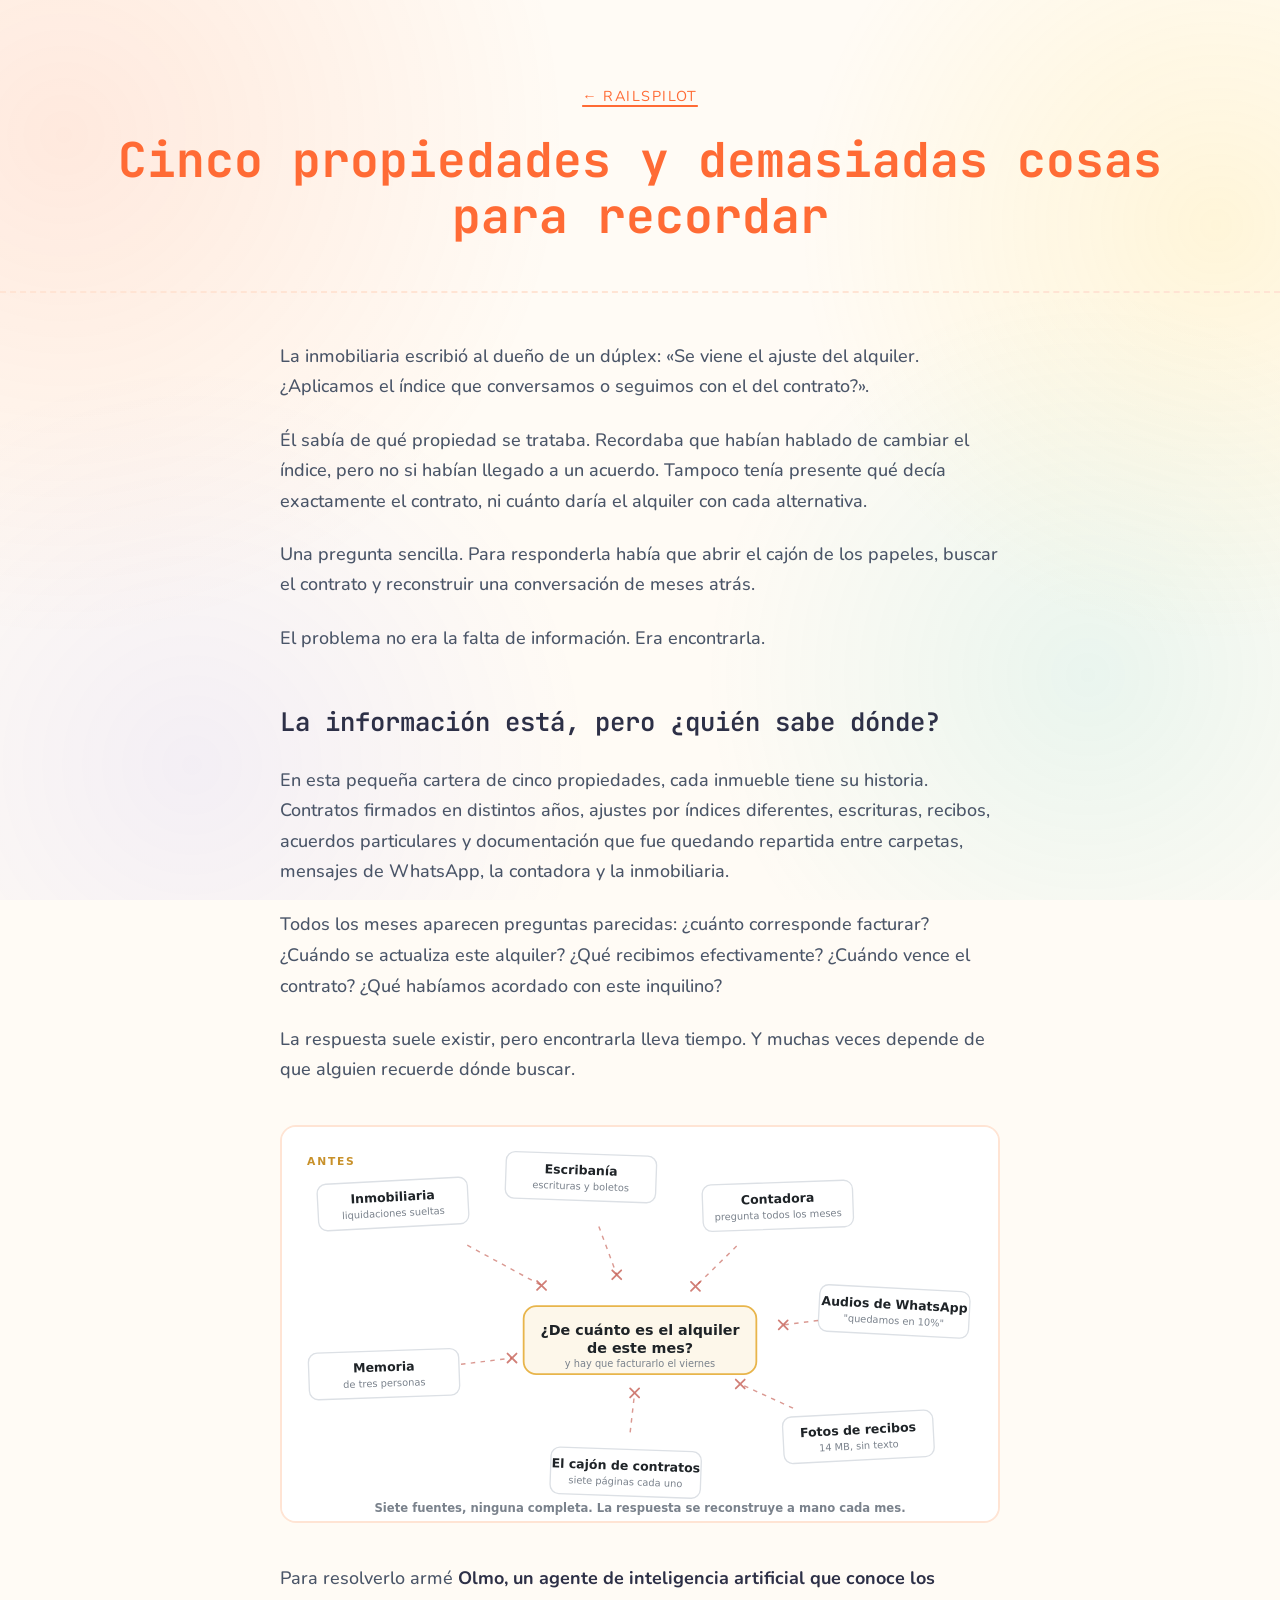
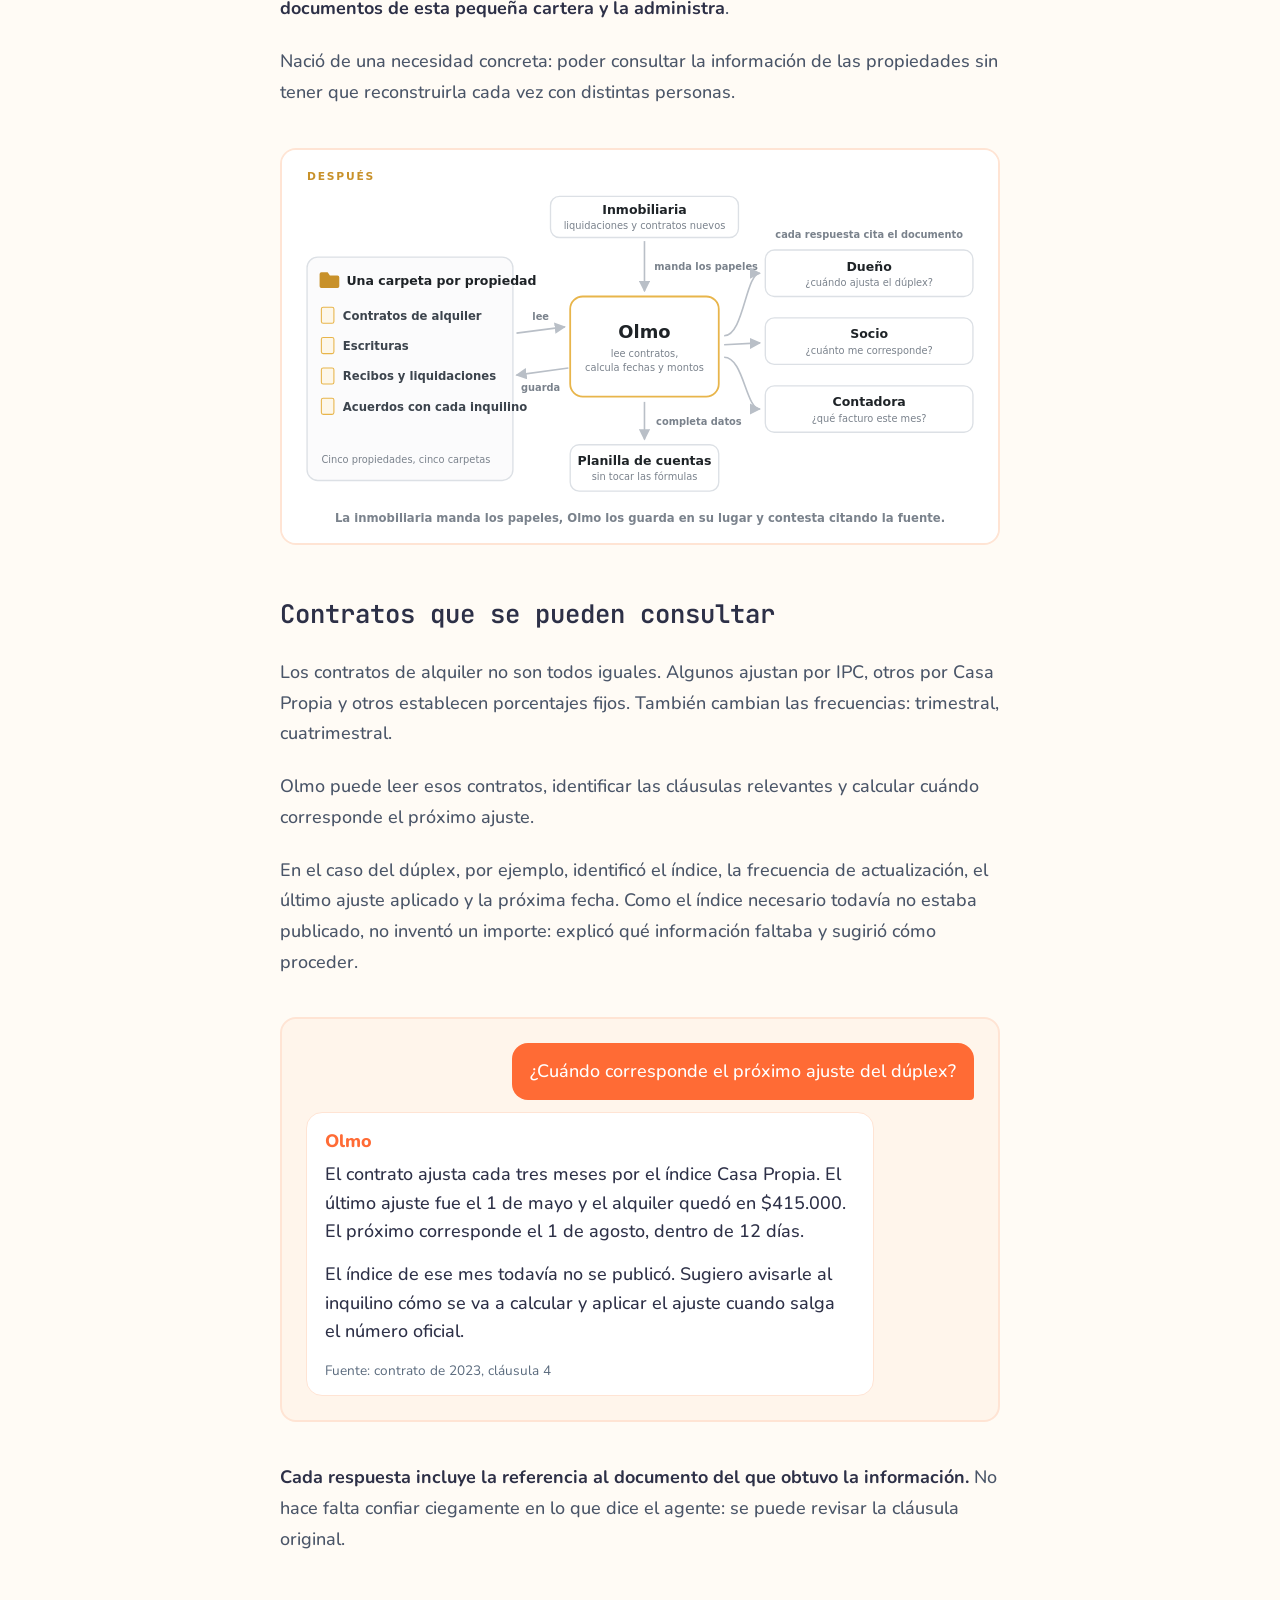
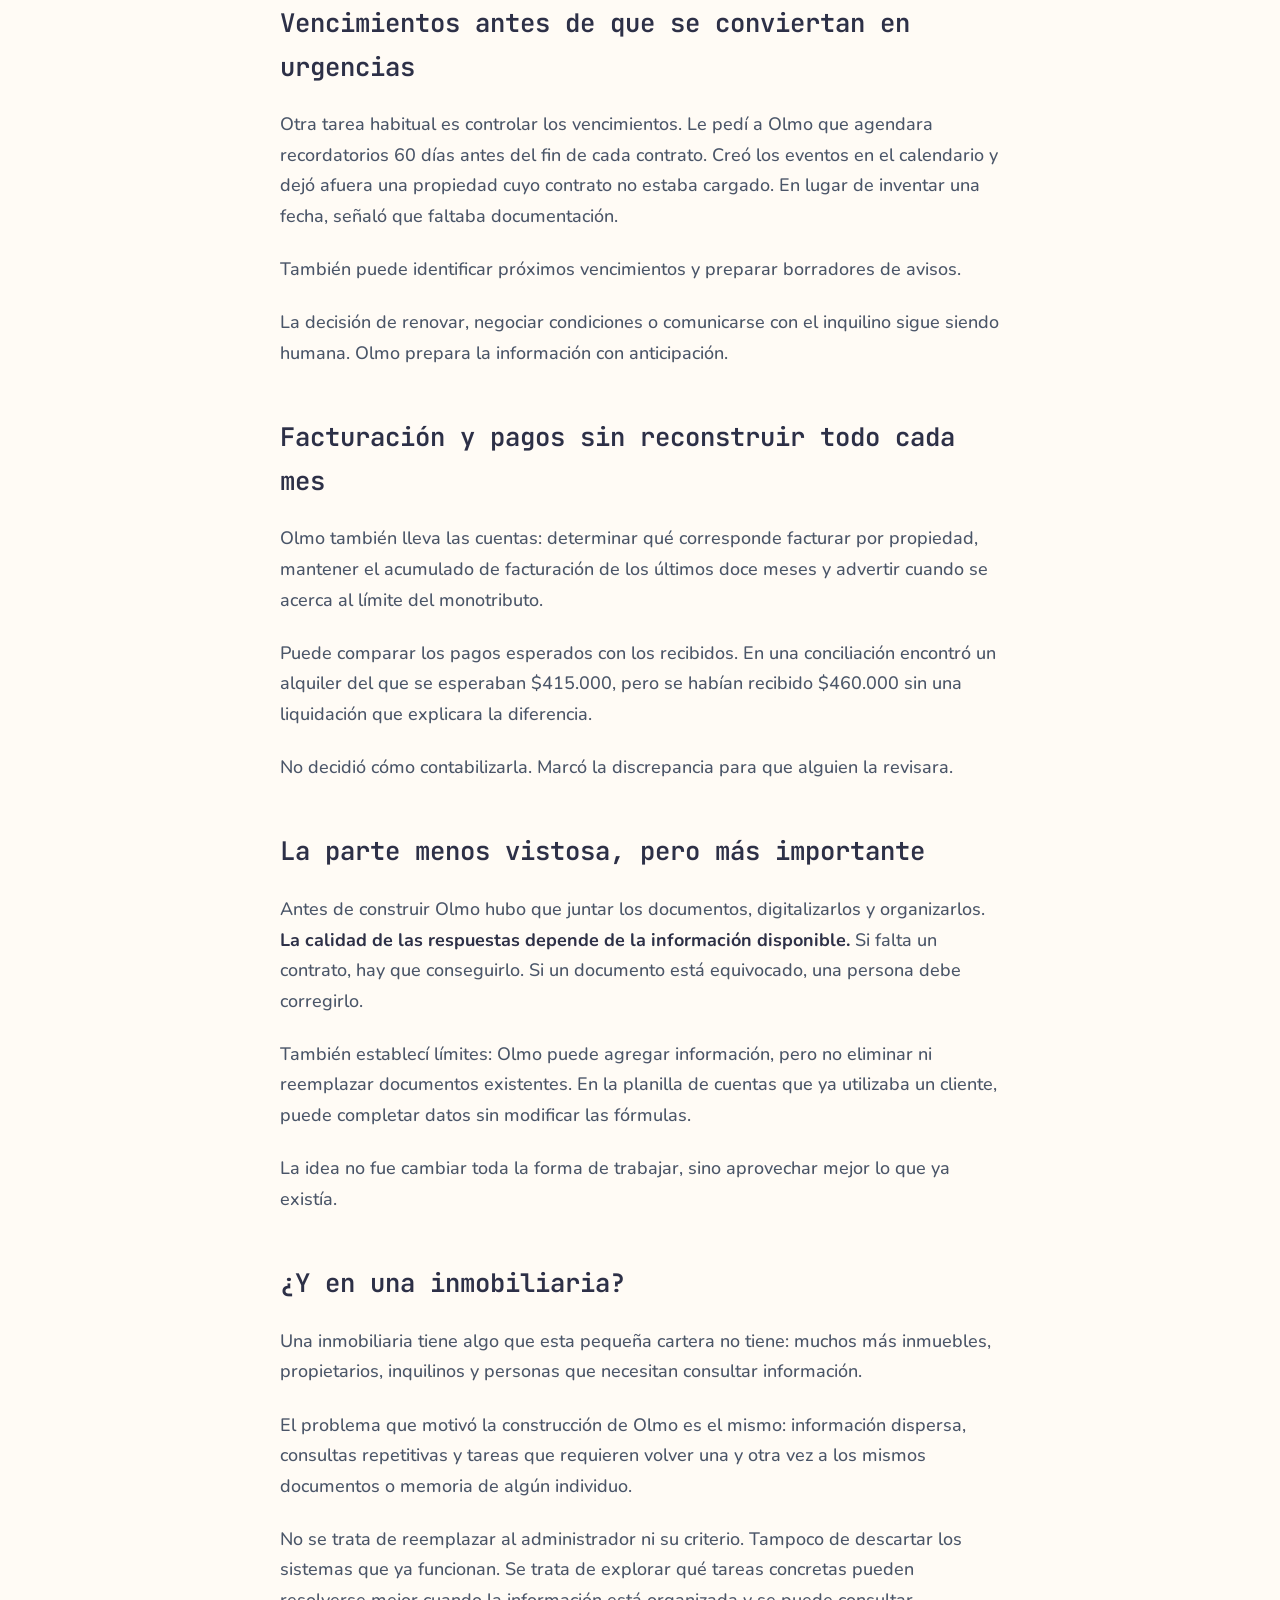
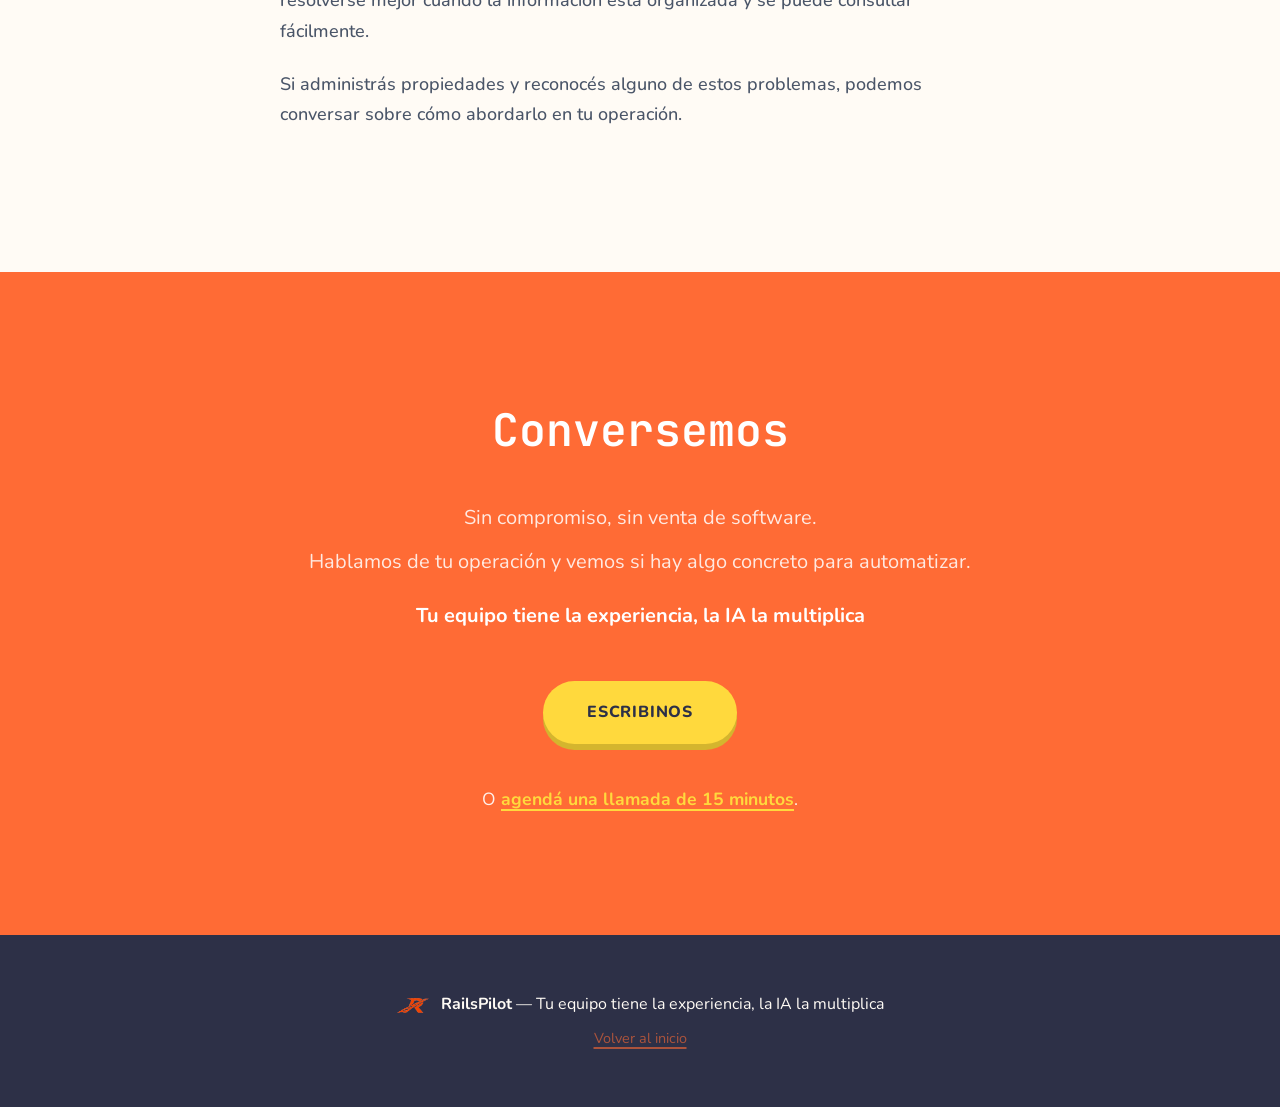
<file: case_studies/cartera-alquileres/index.html>
<!DOCTYPE html>
<html lang="es">
  <head>
    <meta charset="UTF-8">
    <meta name="viewport" content="width=device-width, initial-scale=1.0">
    <meta name="theme-color" media="(prefers-color-scheme: light)" content="#FFFBF5">
    <meta name="theme-color" media="(prefers-color-scheme: dark)" content="#1A1826">
    <title>Cinco propiedades y demasiadas cosas para recordar — RailsPilot</title>
    <meta name="description" content="Contratos distintos, ajustes de alquiler, vencimientos y papeles repartidos. Cómo construí un agente para organizar la información de cinco propiedades.">
    <link rel="preconnect" href="https://fonts.googleapis.com">
    <link rel="preconnect" href="https://fonts.gstatic.com" crossorigin>
    <link href="https://fonts.googleapis.com/css2?family=Nunito:wght@400;600;700;800&family=JetBrains+Mono:wght@400;500;600;700&display=swap" rel="stylesheet">
    <link rel="stylesheet" href="../styles.css">
    <link rel="icon" type="image/x-icon" href="../../favicon.ico">
    <link rel="apple-touch-icon" href="../../logo.png">
    <link rel="canonical" href="https://www.railspilot.ai/case_studies/cartera-alquileres/">

    <meta property="og:type" content="article">
    <meta property="og:url" content="https://www.railspilot.ai/case_studies/cartera-alquileres/">
    <meta property="og:title" content="Cinco propiedades y demasiadas cosas para recordar — RailsPilot">
    <meta property="og:description" content="Contratos distintos, ajustes de alquiler, vencimientos y papeles repartidos. Cómo construí un agente para organizar la información de cinco propiedades.">
    <meta property="og:image" content="https://www.railspilot.ai/logo.png">

    <meta name="twitter:card" content="summary_large_image">
    <meta name="twitter:title" content="Cinco propiedades y demasiadas cosas para recordar — RailsPilot">
    <meta name="twitter:description" content="Contratos distintos, ajustes de alquiler, vencimientos y papeles repartidos. Cómo construí un agente para organizar la información de cinco propiedades.">
    <meta name="twitter:image" content="https://www.railspilot.ai/logo.png">

    <script type="application/ld+json">
    {
      "@context": "https://schema.org",
      "@type": "Article",
      "headline": "Cinco propiedades y demasiadas cosas para recordar",
      "description": "Contratos distintos, ajustes de alquiler, vencimientos y papeles repartidos. Cómo construí un agente para organizar la información de cinco propiedades.",
      "url": "https://www.railspilot.ai/case_studies/cartera-alquileres/",
      "inLanguage": "es",
      "author": {
        "@type": "Organization",
        "name": "RailsPilot",
        "url": "https://www.railspilot.ai"
      },
      "publisher": {
        "@type": "Organization",
        "name": "RailsPilot",
        "logo": {
          "@type": "ImageObject",
          "url": "https://www.railspilot.ai/logo.png"
        }
      }
    }
    </script>
  </head>
  <body class="case-study">
    <header class="case-header">
      <div class="container">
        <a href="../index.html">← RailsPilot</a>
        <h1>Cinco propiedades y demasiadas cosas para recordar</h1>
      </div>
    </header>

    <div class="article-wrap">
      <div class="container">
        <article class="article">
          <p>La inmobiliaria escribió al dueño de un dúplex: «Se viene el ajuste del alquiler. ¿Aplicamos el índice que conversamos o seguimos con el del contrato?».</p>

          <p>Él sabía de qué propiedad se trataba. Recordaba que habían hablado de cambiar el índice, pero no si habían llegado a un acuerdo. Tampoco tenía presente qué decía exactamente el contrato, ni cuánto daría el alquiler con cada alternativa.</p>

          <p>Una pregunta sencilla. Para responderla había que abrir el cajón de los papeles, buscar el contrato y reconstruir una conversación de meses atrás.</p>

          <p>El problema no era la falta de información. Era encontrarla.</p>

          <h2>La información está, pero ¿quién sabe dónde?</h2>

          <p>En esta pequeña cartera de cinco propiedades, cada inmueble tiene su historia. Contratos firmados en distintos años, ajustes por índices diferentes, escrituras, recibos, acuerdos particulares y documentación que fue quedando repartida entre carpetas, mensajes de WhatsApp, la contadora y la inmobiliaria.</p>

          <p>Todos los meses aparecen preguntas parecidas: ¿cuánto corresponde facturar? ¿Cuándo se actualiza este alquiler? ¿Qué recibimos efectivamente? ¿Cuándo vence el contrato? ¿Qué habíamos acordado con este inquilino?</p>

          <p>La respuesta suele existir, pero encontrarla lleva tiempo. Y muchas veces depende de que alguien recuerde dónde buscar.</p>

          <figure>
            <img src="diagrama-antes.svg" alt="Diagrama: la información repartida entre la inmobiliaria, la escribanía, la contadora, audios de WhatsApp, fotos de recibos y el cajón de contratos. Ninguna fuente tiene la respuesta completa." width="800" height="440">
          </figure>

          <p>Para resolverlo armé <strong>Olmo, un agente de inteligencia artificial que conoce los documentos de esta pequeña cartera y la administra</strong>.</p>

          <p>Nació de una necesidad concreta: poder consultar la información de las propiedades sin tener que reconstruirla cada vez con distintas personas.</p>

          <figure>
            <img src="diagrama-despues.svg" alt="Diagrama: la inmobiliaria le manda los papeles a Olmo. El agente los guarda en una carpeta por propiedad, los lee y responde al dueño, al socio y a la contadora citando el documento. En la planilla de cuentas completa datos sin tocar las fórmulas." width="800" height="440">
          </figure>

          <h2>Contratos que se pueden consultar</h2>

          <p>Los contratos de alquiler no son todos iguales. Algunos ajustan por IPC, otros por Casa Propia y otros establecen porcentajes fijos. También cambian las frecuencias: trimestral, cuatrimestral.</p>

          <p>Olmo puede leer esos contratos, identificar las cláusulas relevantes y calcular cuándo corresponde el próximo ajuste.</p>

          <p>En el caso del dúplex, por ejemplo, identificó el índice, la frecuencia de actualización, el último ajuste aplicado y la próxima fecha. Como el índice necesario todavía no estaba publicado, no inventó un importe: explicó qué información faltaba y sugirió cómo proceder.</p>

          <figure class="chat">
            <p class="chat-msg chat-msg--user">¿Cuándo corresponde el próximo ajuste del dúplex?</p>
            <div class="chat-msg chat-msg--agent">
              <span class="chat-name">Olmo</span>
              <p>El contrato ajusta cada tres meses por el índice Casa Propia. El último ajuste fue el 1 de mayo y el alquiler quedó en $415.000. El próximo corresponde el 1 de agosto, dentro de 12 días.</p>
              <p>El índice de ese mes todavía no se publicó. Sugiero avisarle al inquilino cómo se va a calcular y aplicar el ajuste cuando salga el número oficial.</p>
              <span class="chat-source">Fuente: contrato de 2023, cláusula 4</span>
            </div>
          </figure>

          <p><strong>Cada respuesta incluye la referencia al documento del que obtuvo la información.</strong> No hace falta confiar ciegamente en lo que dice el agente: se puede revisar la cláusula original.</p>

          <h2>Vencimientos antes de que se conviertan en urgencias</h2>

          <p>Otra tarea habitual es controlar los vencimientos. Le pedí a Olmo que agendara recordatorios 60 días antes del fin de cada contrato. Creó los eventos en el calendario y dejó afuera una propiedad cuyo contrato no estaba cargado. En lugar de inventar una fecha, señaló que faltaba documentación.</p>

          <p>También puede identificar próximos vencimientos y preparar borradores de avisos.</p>

          <p>La decisión de renovar, negociar condiciones o comunicarse con el inquilino sigue siendo humana. Olmo prepara la información con anticipación.</p>

          <h2>Facturación y pagos sin reconstruir todo cada mes</h2>

          <p>Olmo también lleva las cuentas: determinar qué corresponde facturar por propiedad, mantener el acumulado de facturación de los últimos doce meses y advertir cuando se acerca al límite del monotributo.</p>

          <p>Puede comparar los pagos esperados con los recibidos. En una conciliación encontró un alquiler del que se esperaban $415.000, pero se habían recibido $460.000 sin una liquidación que explicara la diferencia.</p>

          <p>No decidió cómo contabilizarla. Marcó la discrepancia para que alguien la revisara.</p>

          <h2>La parte menos vistosa, pero más importante</h2>

          <p>Antes de construir Olmo hubo que juntar los documentos, digitalizarlos y organizarlos. <strong>La calidad de las respuestas depende de la información disponible.</strong> Si falta un contrato, hay que conseguirlo. Si un documento está equivocado, una persona debe corregirlo.</p>

          <p>También establecí límites: Olmo puede agregar información, pero no eliminar ni reemplazar documentos existentes. En la planilla de cuentas que ya utilizaba un cliente, puede completar datos sin modificar las fórmulas.</p>

          <p>La idea no fue cambiar toda la forma de trabajar, sino aprovechar mejor lo que ya existía.</p>

          <h2>¿Y en una inmobiliaria?</h2>

          <p>Una inmobiliaria tiene algo que esta pequeña cartera no tiene: muchos más inmuebles, propietarios, inquilinos y personas que necesitan consultar información.</p>

          <p>El problema que motivó la construcción de Olmo es el mismo: información dispersa, consultas repetitivas y tareas que requieren volver una y otra vez a los mismos documentos o memoria de algún individuo.</p>

          <p>No se trata de reemplazar al administrador ni su criterio. Tampoco de descartar los sistemas que ya funcionan. Se trata de explorar qué tareas concretas pueden resolverse mejor cuando la información está organizada y se puede consultar fácilmente.</p>

          <p>Si administrás propiedades y reconocés alguno de estos problemas, podemos conversar sobre cómo abordarlo en tu operación.</p>
        </article>
      </div>
    </div>

    <section class="cta-section" id="contact">
      <div class="container">
        <h2>Conversemos</h2>
        <p class="cta-text">Sin compromiso, sin venta de software.</p>
        <p class="cta-text">Hablamos de tu operación y vemos si hay algo concreto para automatizar.</p>
        <p class="cta-text highlight">Tu equipo tiene la experiencia, la IA la multiplica</p>

        <a href="mailto:tute@railspilot.ai" class="btn btn-gold">Escribinos</a>
        <p class="contact-note" style="margin-top: 32px; color: rgba(255,255,255,0.9);">
          O <a href="https://calendar.app.google/mgPEnSCgCAgNUo5E7" style="color: var(--secondary); font-weight: 700;">agendá una llamada de 15 minutos</a>.
        </p>
      </div>
    </section>

    <footer>
      <div class="container">
        <p>
          <img src="../../logo.png" alt="" class="footer-logo">
          <strong>RailsPilot</strong> — Tu equipo tiene la experiencia, la IA la multiplica
        </p>
        <p class="footer-sub"><a href="../index.html">Volver al inicio</a></p>
      </div>
    </footer>
  </body>
</html>
</file>
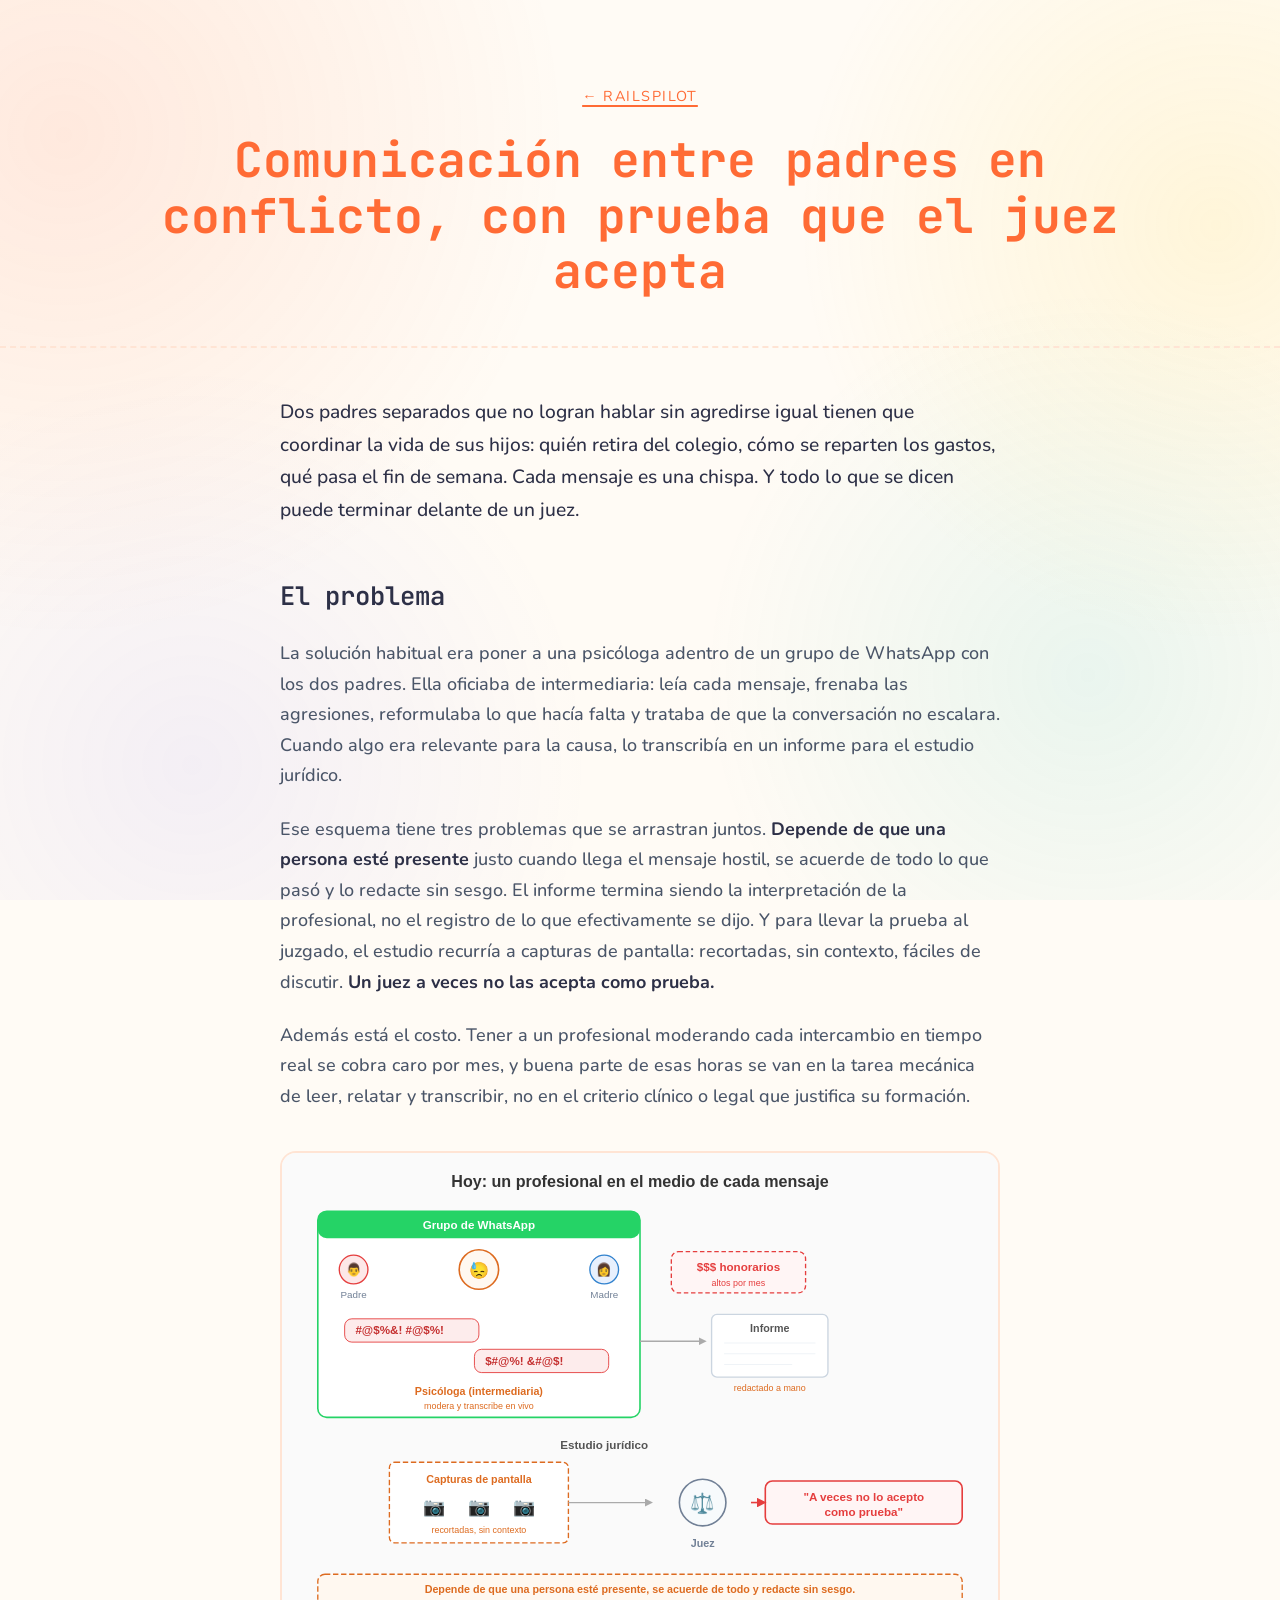
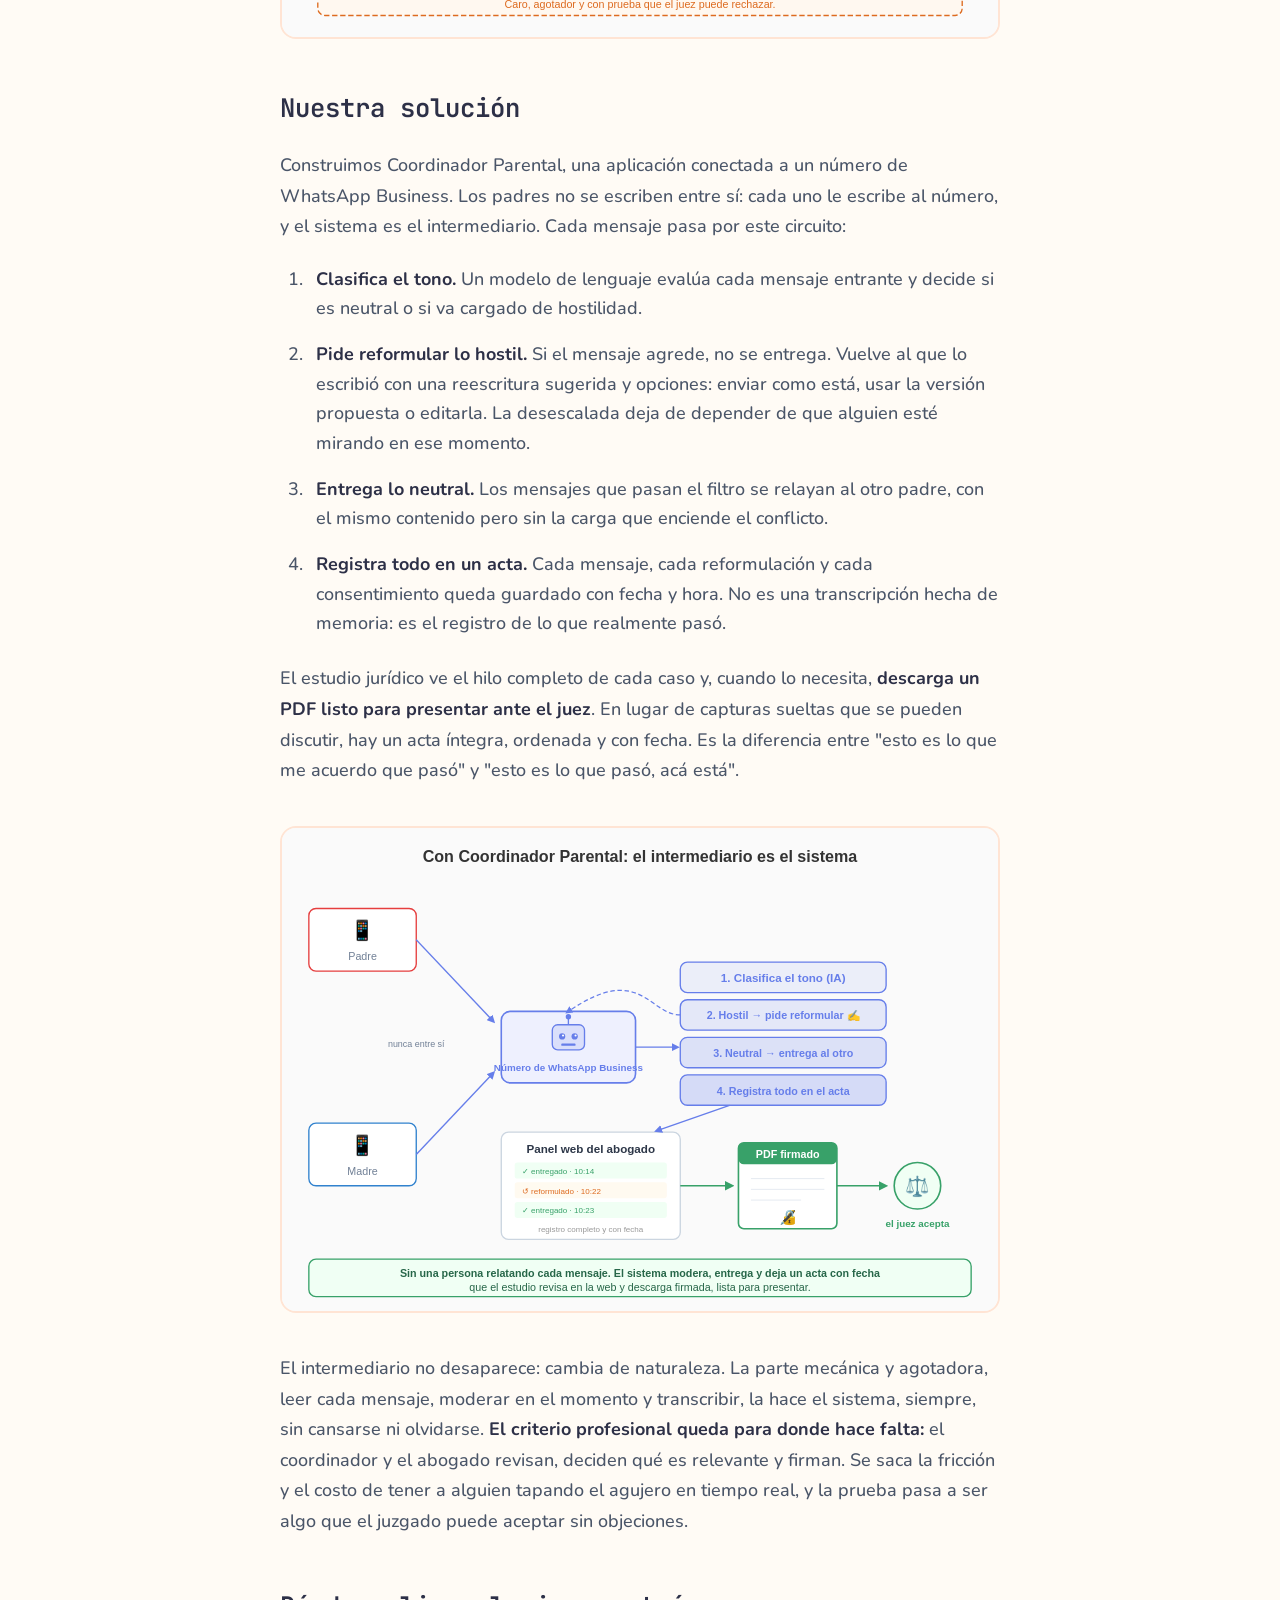
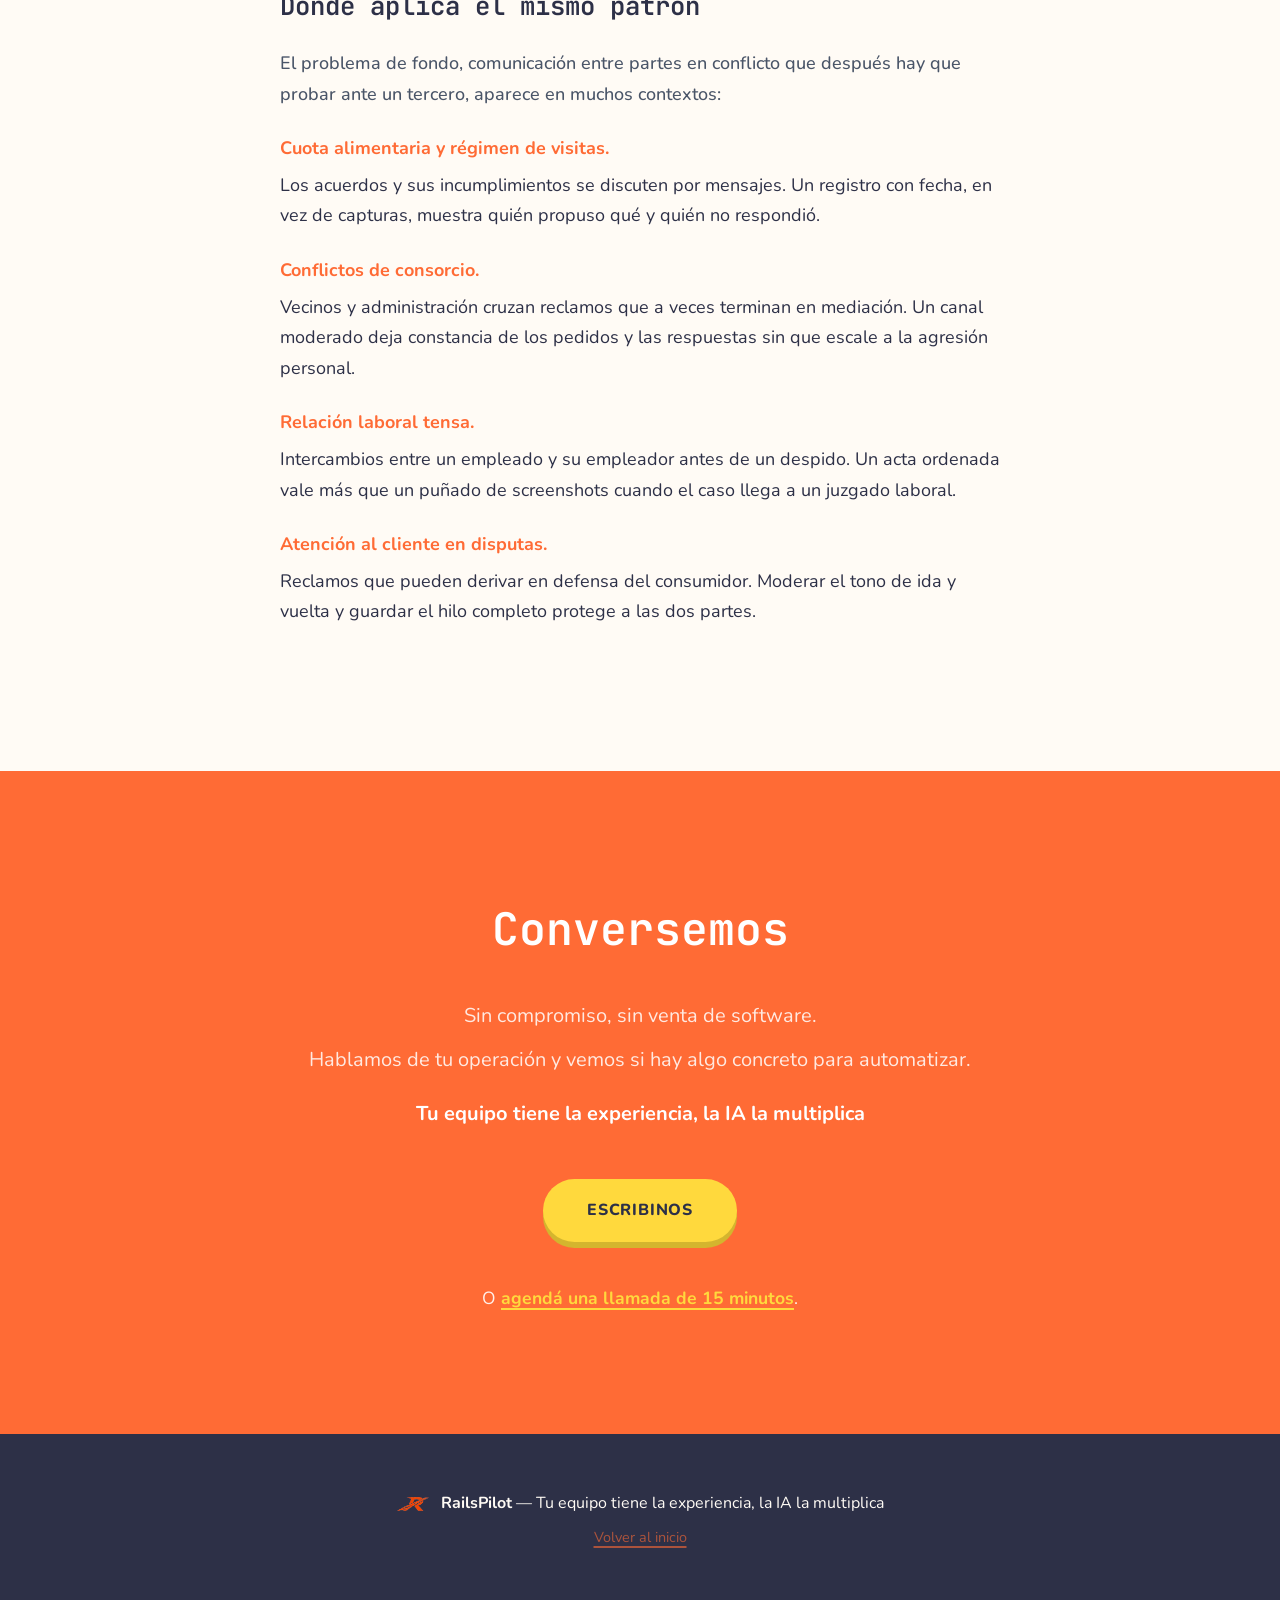
<file: case_studies/coparentalidad-alto-conflicto/index.html>
<!DOCTYPE html>
<html lang="es">
  <head>
    <meta charset="UTF-8">
    <meta name="viewport" content="width=device-width, initial-scale=1.0">
    <meta name="theme-color" media="(prefers-color-scheme: light)" content="#FFFBF5">
    <meta name="theme-color" media="(prefers-color-scheme: dark)" content="#1A1826">
    <title>Comunicación entre padres en conflicto, con prueba que el juez acepta — RailsPilot</title>
    <meta name="description" content="Padres en conflicto que se comunican sin un profesional relatando cada mensaje. Un intermediario que modera el tono, entrega lo neutral y deja un acta con fecha que el estudio descarga firmada.">
    <link rel="preconnect" href="https://fonts.googleapis.com">
    <link rel="preconnect" href="https://fonts.gstatic.com" crossorigin>
    <link href="https://fonts.googleapis.com/css2?family=Nunito:wght@400;600;700;800&family=JetBrains+Mono:wght@400;500;600;700&display=swap" rel="stylesheet">
    <link rel="stylesheet" href="../styles.css">
    <link rel="icon" type="image/x-icon" href="../../favicon.ico">
  </head>
  <body class="case-study">
    <header class="case-header">
      <div class="container">
        <a href="../index.html">← RailsPilot</a>
        <h1>Comunicación entre padres en conflicto, con prueba que el juez acepta</h1>
      </div>
    </header>

    <div class="article-wrap">
      <div class="container">
        <article class="article">
          <p class="lead">Dos padres separados que no logran hablar sin agredirse igual tienen que coordinar la vida de sus hijos: quién retira del colegio, cómo se reparten los gastos, qué pasa el fin de semana. Cada mensaje es una chispa. Y todo lo que se dicen puede terminar delante de un juez.</p>

          <h2>El problema</h2>

          <p>La solución habitual era poner a una psicóloga adentro de un grupo de WhatsApp con los dos padres. Ella oficiaba de intermediaria: leía cada mensaje, frenaba las agresiones, reformulaba lo que hacía falta y trataba de que la conversación no escalara. Cuando algo era relevante para la causa, lo transcribía en un informe para el estudio jurídico.</p>

          <p>Ese esquema tiene tres problemas que se arrastran juntos. <strong>Depende de que una persona esté presente</strong> justo cuando llega el mensaje hostil, se acuerde de todo lo que pasó y lo redacte sin sesgo. El informe termina siendo la interpretación de la profesional, no el registro de lo que efectivamente se dijo. Y para llevar la prueba al juzgado, el estudio recurría a capturas de pantalla: recortadas, sin contexto, fáciles de discutir. <strong>Un juez a veces no las acepta como prueba.</strong></p>

          <p>Además está el costo. Tener a un profesional moderando cada intercambio en tiempo real se cobra caro por mes, y buena parte de esas horas se van en la tarea mecánica de leer, relatar y transcribir, no en el criterio clínico o legal que justifica su formación.</p>

          <figure>
            <img src="diagrama-antes.svg" alt="Diagrama: hoy una psicóloga adentro del grupo de WhatsApp modera y transcribe cada mensaje, el estudio arma capturas de pantalla y el juez a veces no las acepta." width="800" height="540">
          </figure>

          <h2>Nuestra solución</h2>

          <p>Construimos Coordinador Parental, una aplicación conectada a un número de WhatsApp Business. Los padres no se escriben entre sí: cada uno le escribe al número, y el sistema es el intermediario. Cada mensaje pasa por este circuito:</p>

          <ol>
            <li><strong>Clasifica el tono.</strong> Un modelo de lenguaje evalúa cada mensaje entrante y decide si es neutral o si va cargado de hostilidad.</li>

            <li><strong>Pide reformular lo hostil.</strong> Si el mensaje agrede, no se entrega. Vuelve al que lo escribió con una reescritura sugerida y opciones: enviar como está, usar la versión propuesta o editarla. La desescalada deja de depender de que alguien esté mirando en ese momento.</li>

            <li><strong>Entrega lo neutral.</strong> Los mensajes que pasan el filtro se relayan al otro padre, con el mismo contenido pero sin la carga que enciende el conflicto.</li>

            <li><strong>Registra todo en un acta.</strong> Cada mensaje, cada reformulación y cada consentimiento queda guardado con fecha y hora. No es una transcripción hecha de memoria: es el registro de lo que realmente pasó.</li>
          </ol>

          <p>El estudio jurídico ve el hilo completo de cada caso y, cuando lo necesita, <strong>descarga un PDF listo para presentar ante el juez</strong>. En lugar de capturas sueltas que se pueden discutir, hay un acta íntegra, ordenada y con fecha. Es la diferencia entre "esto es lo que me acuerdo que pasó" y "esto es lo que pasó, acá está".</p>

          <figure>
            <img src="diagrama-despues.svg" alt="Diagrama: los padres escriben al número de WhatsApp Business, el sistema clasifica el tono, pide reformular lo hostil, entrega lo neutral y registra todo; el abogado revisa en la web y descarga un PDF firmado que el juez acepta." width="800" height="540">
          </figure>

          <p>El intermediario no desaparece: cambia de naturaleza. La parte mecánica y agotadora, leer cada mensaje, moderar en el momento y transcribir, la hace el sistema, siempre, sin cansarse ni olvidarse. <strong>El criterio profesional queda para donde hace falta:</strong> el coordinador y el abogado revisan, deciden qué es relevante y firman. Se saca la fricción y el costo de tener a alguien tapando el agujero en tiempo real, y la prueba pasa a ser algo que el juzgado puede aceptar sin objeciones.</p>

          <h2>Dónde aplica el mismo patrón</h2>

          <p>El problema de fondo, comunicación entre partes en conflicto que después hay que probar ante un tercero, aparece en muchos contextos:</p>

          <ul class="use-cases">
            <li><strong>Cuota alimentaria y régimen de visitas.</strong> Los acuerdos y sus incumplimientos se discuten por mensajes. Un registro con fecha, en vez de capturas, muestra quién propuso qué y quién no respondió.</li>
            <li><strong>Conflictos de consorcio.</strong> Vecinos y administración cruzan reclamos que a veces terminan en mediación. Un canal moderado deja constancia de los pedidos y las respuestas sin que escale a la agresión personal.</li>
            <li><strong>Relación laboral tensa.</strong> Intercambios entre un empleado y su empleador antes de un despido. Un acta ordenada vale más que un puñado de screenshots cuando el caso llega a un juzgado laboral.</li>
            <li><strong>Atención al cliente en disputas.</strong> Reclamos que pueden derivar en defensa del consumidor. Moderar el tono de ida y vuelta y guardar el hilo completo protege a las dos partes.</li>
          </ul>
        </article>
      </div>
    </div>

    <section class="cta-section" id="contact">
      <div class="container">
        <h2>Conversemos</h2>
        <p class="cta-text">Sin compromiso, sin venta de software.</p>
        <p class="cta-text">Hablamos de tu operación y vemos si hay algo concreto para automatizar.</p>
        <p class="cta-text highlight">Tu equipo tiene la experiencia, la IA la multiplica</p>

        <a href="mailto:tute@railspilot.ai" class="btn btn-gold">Escribinos</a>
        <p class="contact-note" style="margin-top: 32px; color: rgba(255,255,255,0.9);">
          O <a href="https://calendar.app.google/mgPEnSCgCAgNUo5E7" style="color: var(--secondary); font-weight: 700;">agendá una llamada de 15 minutos</a>.
        </p>
      </div>
    </section>

    <footer>
      <div class="container">
        <p>
          <img src="../../logo.png" alt="" class="footer-logo">
          <strong>RailsPilot</strong> — Tu equipo tiene la experiencia, la IA la multiplica
        </p>
        <p class="footer-sub"><a href="../index.html">Volver al inicio</a></p>
      </div>
    </footer>
  </body>
</html>
</file>
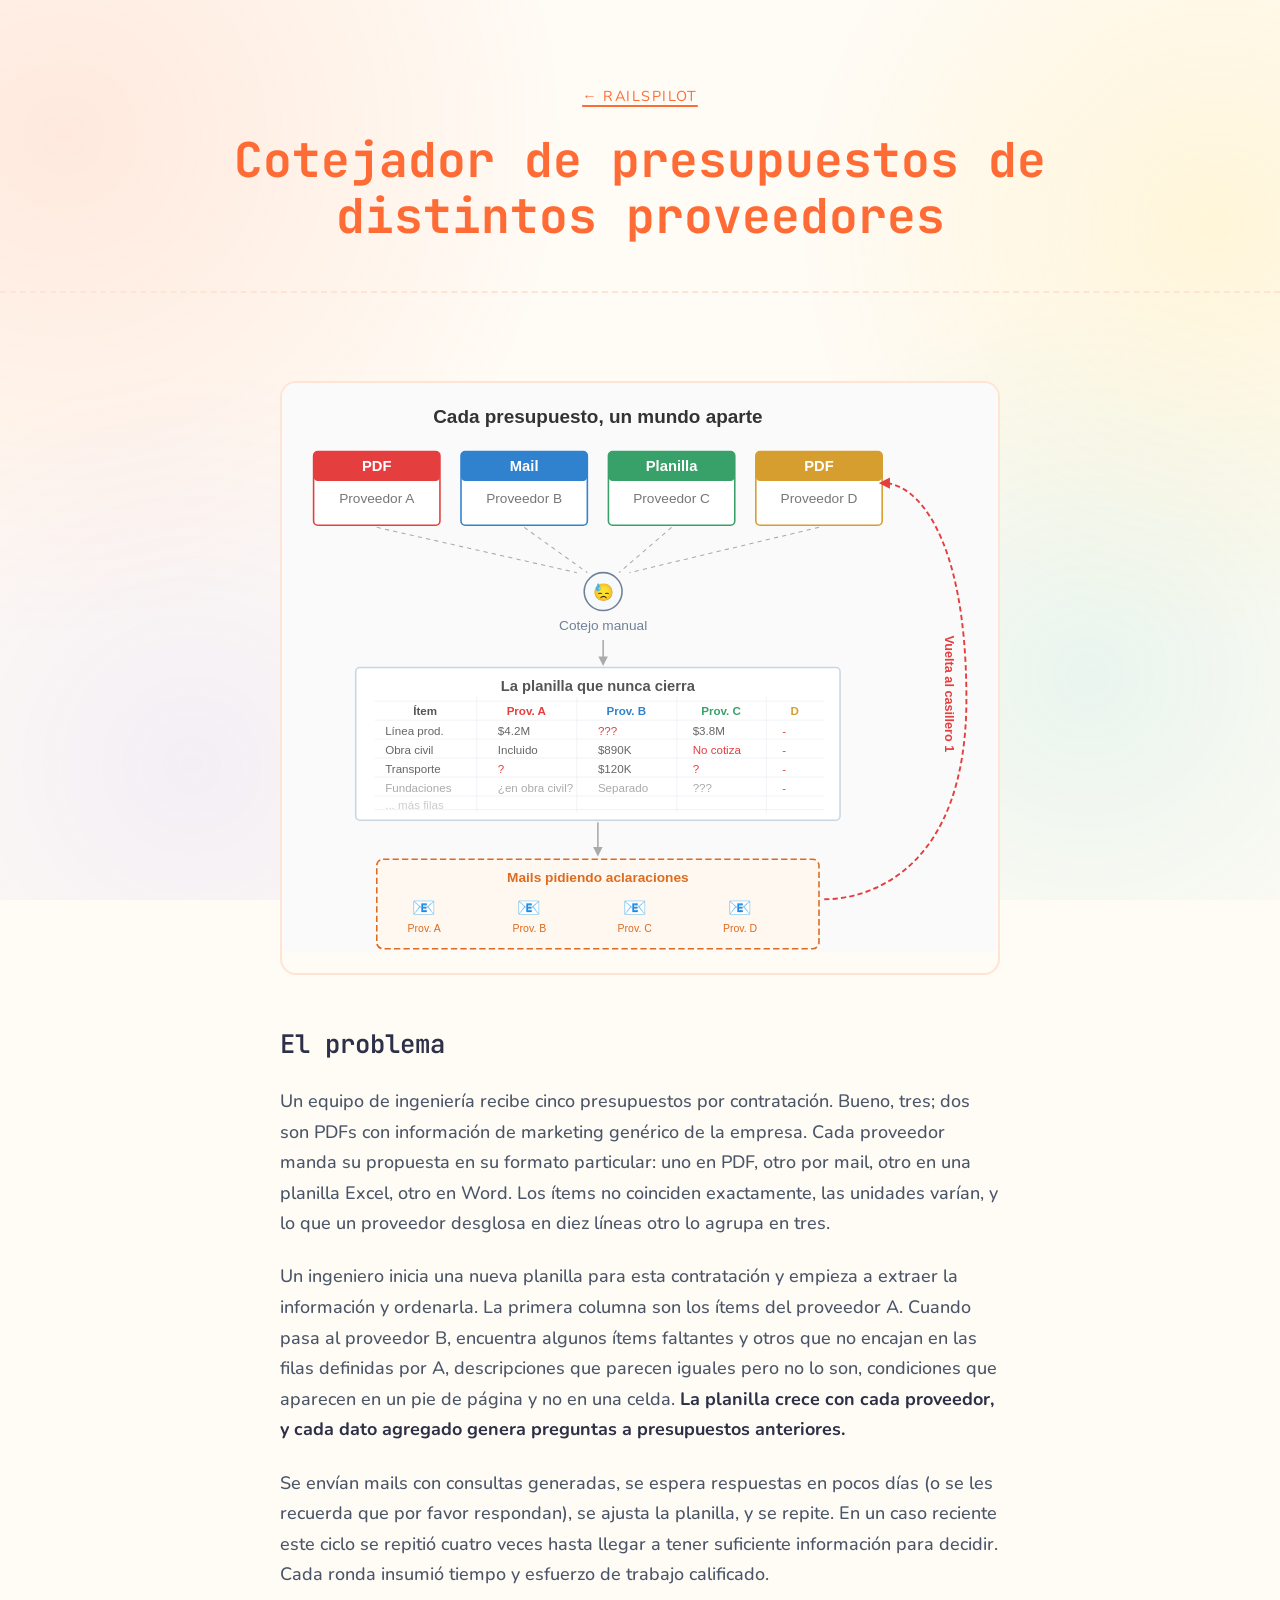
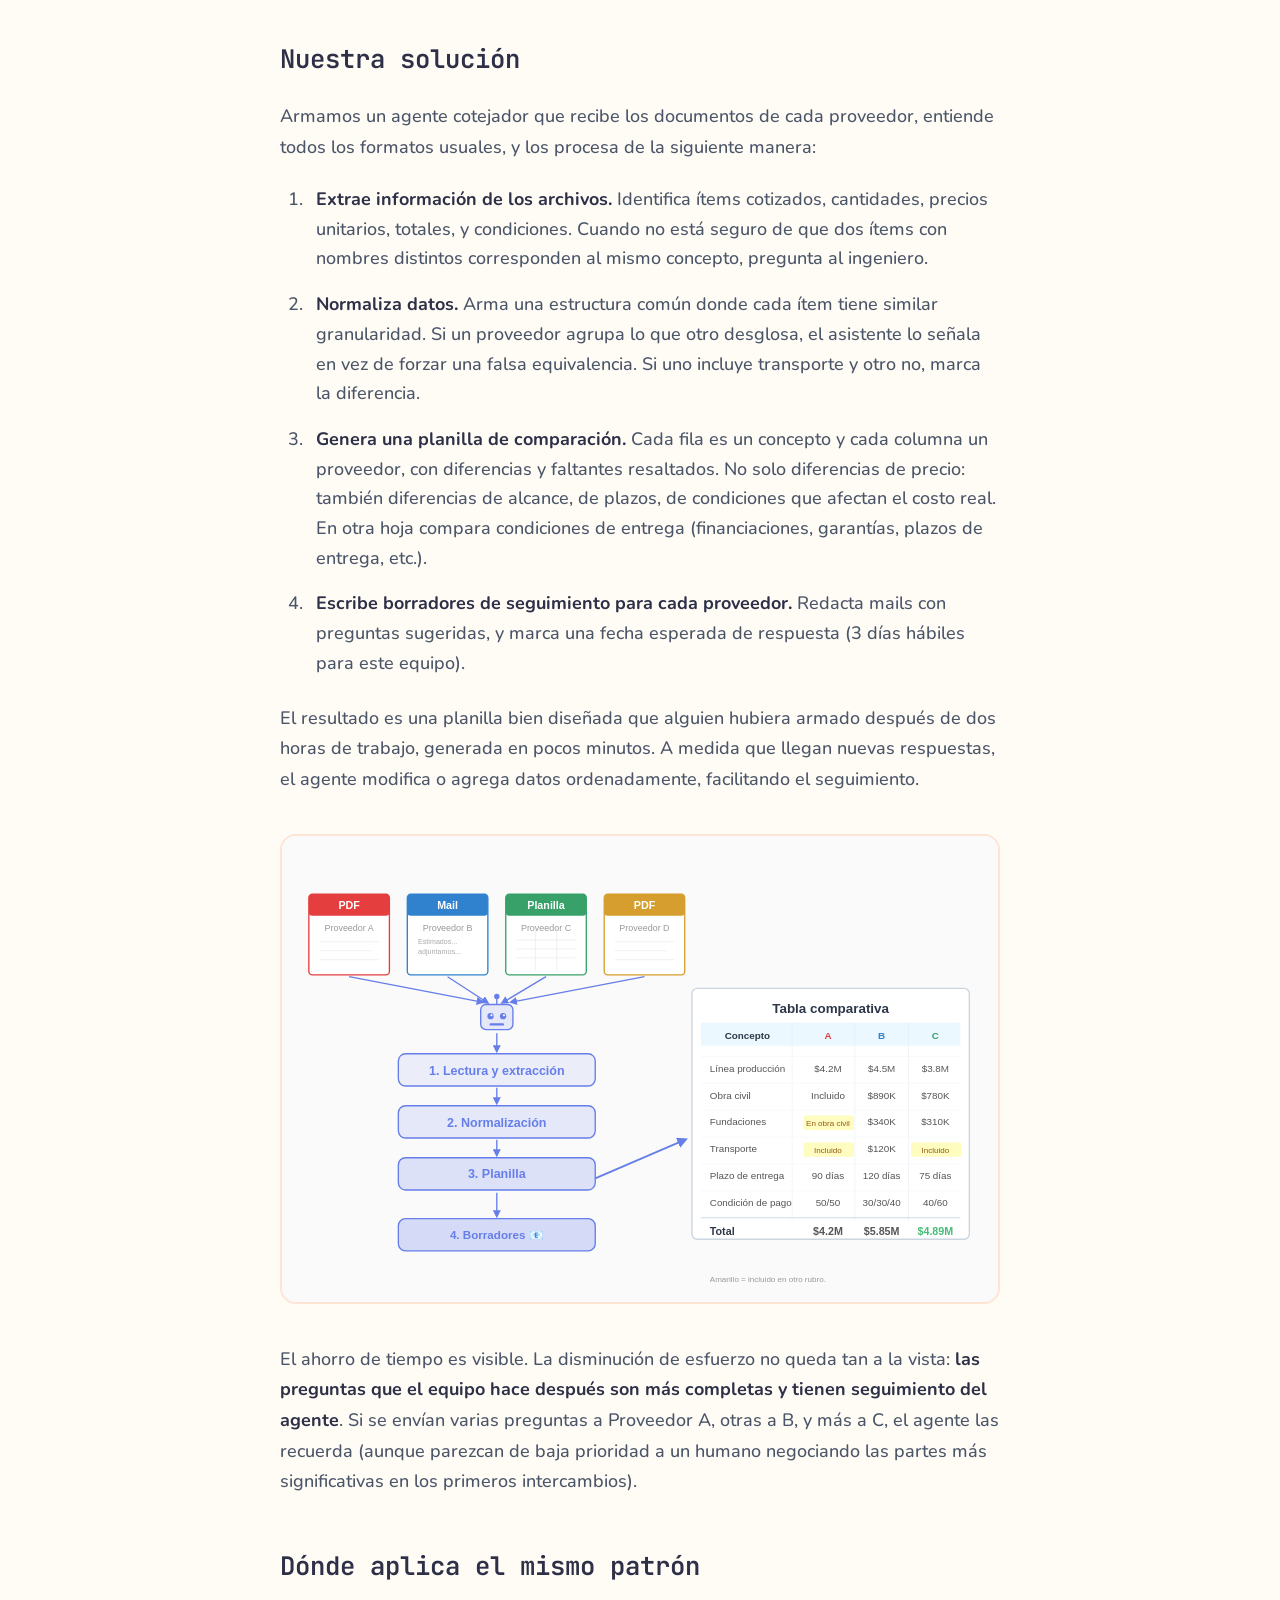
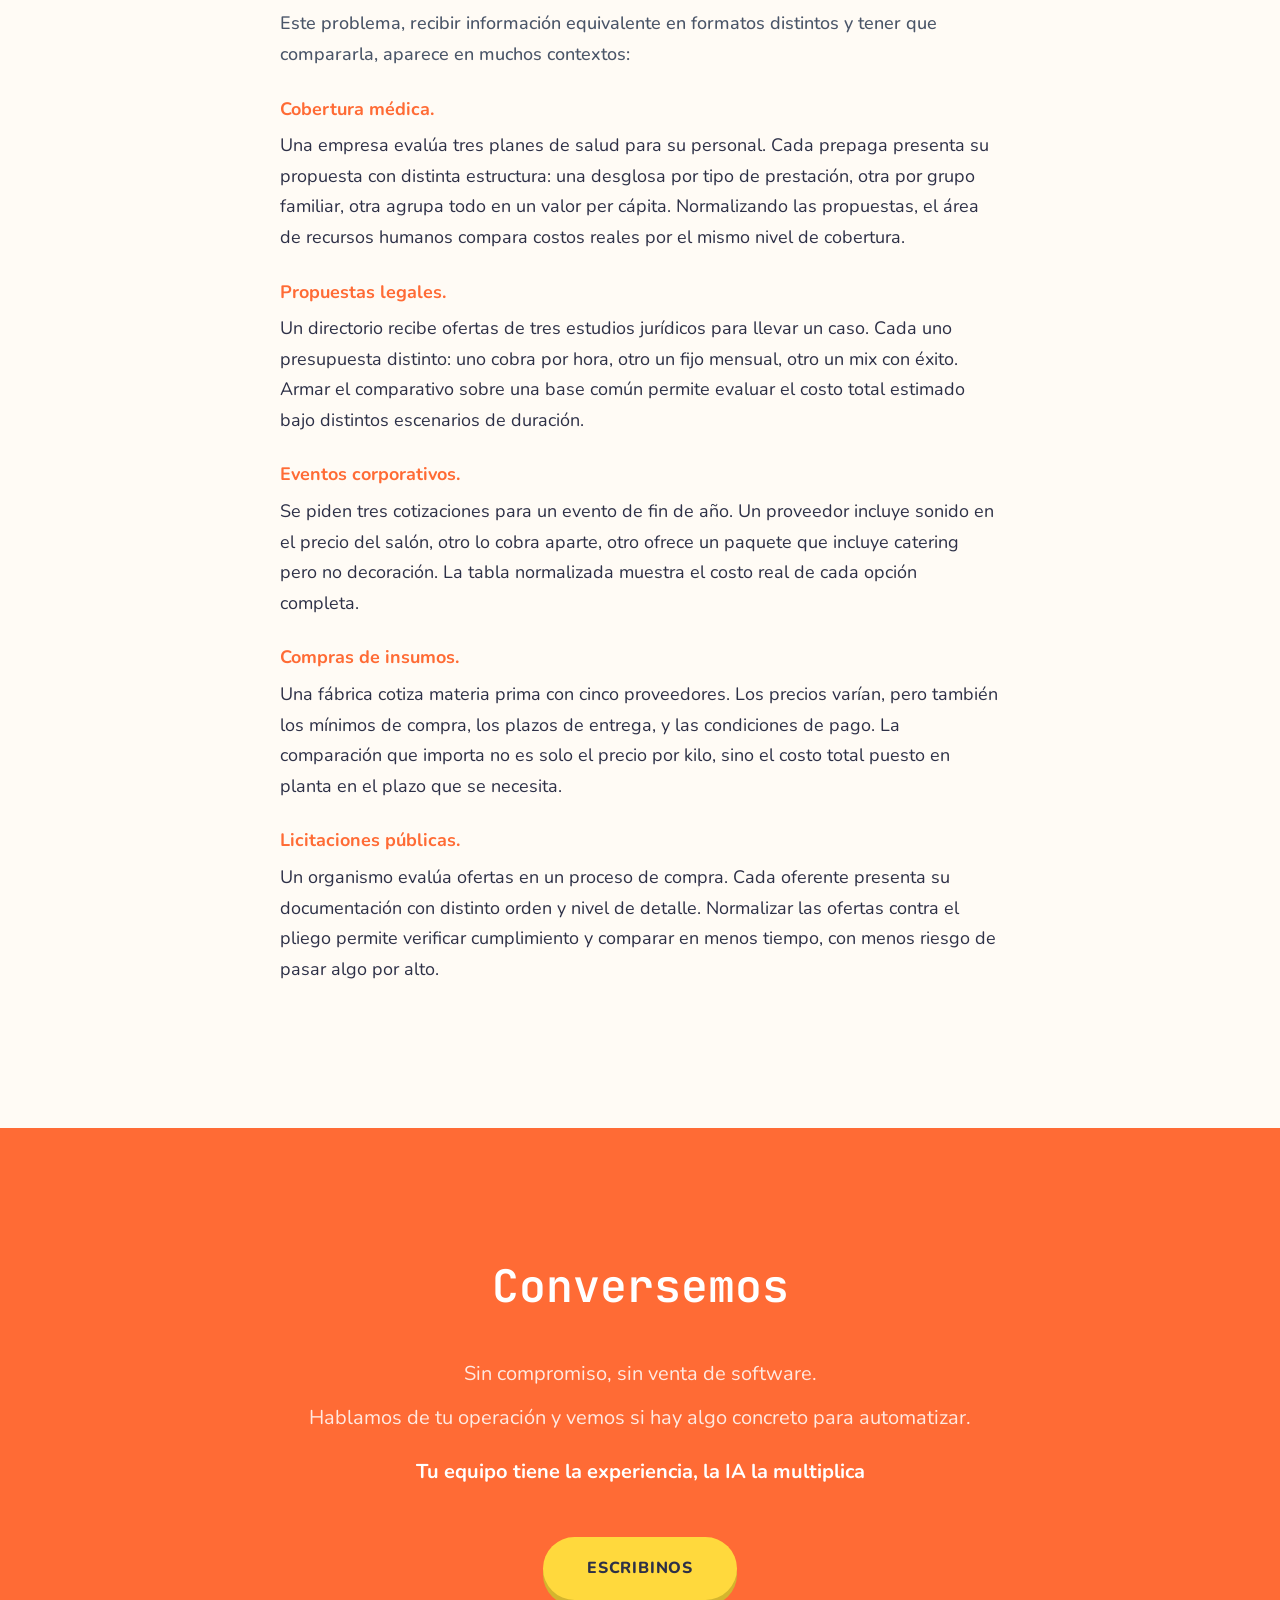
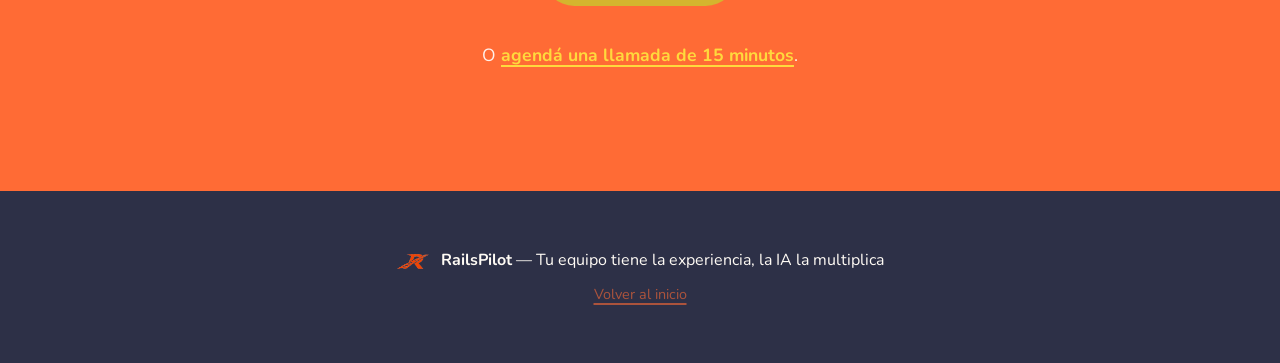
<file: case_studies/cotejacion-presupuestos/index.html>
<!DOCTYPE html>
<html lang="es">
  <head>
    <meta charset="UTF-8">
    <meta name="viewport" content="width=device-width, initial-scale=1.0">
    <meta name="theme-color" media="(prefers-color-scheme: light)" content="#FFFBF5">
    <meta name="theme-color" media="(prefers-color-scheme: dark)" content="#1A1826">
    <title>Agente cotejador de presupuestos — RailsPilot</title>
    <meta name="description" content="Presupuestos de varios proveedores en PDF, mail y planillas: normalización y comparación sin transcribir a mano. Caso de uso para equipos de ingeniería y compras.">
    <link rel="preconnect" href="https://fonts.googleapis.com">
    <link rel="preconnect" href="https://fonts.gstatic.com" crossorigin>
    <link href="https://fonts.googleapis.com/css2?family=Nunito:wght@400;600;700;800&family=JetBrains+Mono:wght@400;500;600;700&display=swap" rel="stylesheet">
    <link rel="stylesheet" href="../styles.css">
    <link rel="icon" type="image/x-icon" href="../../favicon.ico">
    <link rel="apple-touch-icon" href="../../logo.png">
    <link rel="canonical" href="https://www.railspilot.ai/case_studies/cotejacion-presupuestos/">

    <meta property="og:type" content="article">
    <meta property="og:url" content="https://www.railspilot.ai/case_studies/cotejacion-presupuestos/">
    <meta property="og:title" content="Agente cotejador de presupuestos — RailsPilot">
    <meta property="og:description" content="Presupuestos de varios proveedores en PDF, mail y planillas: normalización y comparación sin transcribir a mano. Caso de uso para equipos de ingeniería y compras.">
    <meta property="og:image" content="https://www.railspilot.ai/logo.png">

    <meta name="twitter:card" content="summary_large_image">
    <meta name="twitter:title" content="Agente cotejador de presupuestos — RailsPilot">
    <meta name="twitter:description" content="Presupuestos de varios proveedores en PDF, mail y planillas: normalización y comparación automática.">
    <meta name="twitter:image" content="https://www.railspilot.ai/logo.png">

    <script type="application/ld+json">
    {
      "@context": "https://schema.org",
      "@type": "Article",
      "headline": "Agente cotejador de presupuestos de distintos proveedores",
      "description": "Presupuestos de varios proveedores en PDF, mail y planillas: normalización y comparación sin transcribir a mano.",
      "url": "https://www.railspilot.ai/case_studies/cotejacion-presupuestos/",
      "inLanguage": "es",
      "author": {
        "@type": "Organization",
        "name": "RailsPilot",
        "url": "https://www.railspilot.ai"
      },
      "publisher": {
        "@type": "Organization",
        "name": "RailsPilot",
        "logo": {
          "@type": "ImageObject",
          "url": "https://www.railspilot.ai/logo.png"
        }
      }
    }
    </script>
  </head>
  <body class="case-study">
    <header class="case-header">
      <div class="container">
        <a href="../index.html">← RailsPilot</a>
        <h1>Cotejador de presupuestos de distintos proveedores</h1>
      </div>
    </header>

    <div class="article-wrap">
      <div class="container">
        <article class="article">
          <figure>
            <img src="diagrama-antes.svg" alt="Diagrama: hoy cada presupuesto llega en un formato distinto (PDF, mail, planilla) y la comparación es manual." width="800" height="500">
          </figure>

          <h2>El problema</h2>

          <p>Un equipo de ingeniería recibe cinco presupuestos por contratación. Bueno, tres; dos son PDFs con información de marketing genérico de la empresa. Cada proveedor manda su propuesta en su formato particular: uno en PDF, otro por mail, otro en una planilla Excel, otro en Word. Los ítems no coinciden exactamente, las unidades varían, y lo que un proveedor desglosa en diez líneas otro lo agrupa en tres.</p>

          <p>Un ingeniero inicia una nueva planilla para esta contratación y empieza a extraer la información y ordenarla. La primera columna son los ítems del proveedor A. Cuando pasa al proveedor B, encuentra algunos ítems faltantes y otros que no encajan en las filas definidas por A, descripciones que parecen iguales pero no lo son, condiciones que aparecen en un pie de página y no en una celda. <strong>La planilla crece con cada proveedor, y cada dato agregado genera preguntas a presupuestos anteriores.</strong></p>

          <p>Se envían mails con consultas generadas, se espera respuestas en pocos días (o se les recuerda que por favor respondan), se ajusta la planilla, y se repite. En un caso reciente este ciclo se repitió cuatro veces hasta llegar a tener suficiente información para decidir. Cada ronda insumió tiempo y esfuerzo de trabajo calificado.</p>

          <h2>Nuestra solución</h2>

          <p>Armamos un agente cotejador que recibe los documentos de cada proveedor, entiende todos los formatos usuales, y los procesa de la siguiente manera:</p>

          <ol>
            <li><strong>Extrae información de los archivos.</strong> Identifica ítems cotizados, cantidades, precios unitarios, totales, y condiciones. Cuando no está seguro de que dos ítems con nombres distintos corresponden al mismo concepto, pregunta al ingeniero.</li>

            <li><strong>Normaliza datos.</strong> Arma una estructura común donde cada ítem tiene similar granularidad. Si un proveedor agrupa lo que otro desglosa, el asistente lo señala en vez de forzar una falsa equivalencia. Si uno incluye transporte y otro no, marca la diferencia.</li>

            <li><strong>Genera una planilla de comparación.</strong> Cada fila es un concepto y cada columna un proveedor, con diferencias y faltantes resaltados. No solo diferencias de precio: también diferencias de alcance, de plazos, de condiciones que afectan el costo real. En otra hoja compara condiciones de entrega (financiaciones, garantías, plazos de entrega, etc.).</li>

            <li><strong>Escribe borradores de seguimiento para cada proveedor.</strong> Redacta mails con preguntas sugeridas, y marca una fecha esperada de respuesta (3 días hábiles para este equipo).</li>
          </ol>

          <p>El resultado es una planilla bien diseñada que alguien hubiera armado después de dos horas de trabajo, generada en pocos minutos. A medida que llegan nuevas respuestas, el agente modifica o agrega datos ordenadamente, facilitando el seguimiento.</p>

          <figure>
            <img src="diagrama-despues.svg" alt="Diagrama: los mismos documentos se normalizan en una tabla comparativa por proveedor." width="800" height="480">
          </figure>

          <p>El ahorro de tiempo es visible. La disminución de esfuerzo no queda tan a la vista: <strong>las preguntas que el equipo hace después son más completas y tienen seguimiento del agente</strong>. Si se envían varias preguntas a Proveedor A, otras a B, y más a C, el agente las recuerda (aunque parezcan de baja prioridad a un humano negociando las partes más significativas en los primeros intercambios).</p>


          <h2>Dónde aplica el mismo patrón</h2>

          <p>Este problema, recibir información equivalente en formatos distintos y tener que compararla, aparece en muchos contextos:</p>

          <ul class="use-cases">
            <li><strong>Cobertura médica.</strong> Una empresa evalúa tres planes de salud para su personal. Cada prepaga presenta su propuesta con distinta estructura: una desglosa por tipo de prestación, otra por grupo familiar, otra agrupa todo en un valor per cápita. Normalizando las propuestas, el área de recursos humanos compara costos reales por el mismo nivel de cobertura.</li>
            <li><strong>Propuestas legales.</strong> Un directorio recibe ofertas de tres estudios jurídicos para llevar un caso. Cada uno presupuesta distinto: uno cobra por hora, otro un fijo mensual, otro un mix con éxito. Armar el comparativo sobre una base común permite evaluar el costo total estimado bajo distintos escenarios de duración.</li>
            <li><strong>Eventos corporativos.</strong> Se piden tres cotizaciones para un evento de fin de año. Un proveedor incluye sonido en el precio del salón, otro lo cobra aparte, otro ofrece un paquete que incluye catering pero no decoración. La tabla normalizada muestra el costo real de cada opción completa.</li>
            <li><strong>Compras de insumos.</strong> Una fábrica cotiza materia prima con cinco proveedores. Los precios varían, pero también los mínimos de compra, los plazos de entrega, y las condiciones de pago. La comparación que importa no es solo el precio por kilo, sino el costo total puesto en planta en el plazo que se necesita.</li>
            <li><strong>Licitaciones públicas.</strong> Un organismo evalúa ofertas en un proceso de compra. Cada oferente presenta su documentación con distinto orden y nivel de detalle. Normalizar las ofertas contra el pliego permite verificar cumplimiento y comparar en menos tiempo, con menos riesgo de pasar algo por alto.</li>
          </ul>
        </article>
      </div>
    </div>

    <section class="cta-section" id="contact">
      <div class="container">
        <h2>Conversemos</h2>
        <p class="cta-text">Sin compromiso, sin venta de software.</p>
        <p class="cta-text">Hablamos de tu operación y vemos si hay algo concreto para automatizar.</p>
        <p class="cta-text highlight">Tu equipo tiene la experiencia, la IA la multiplica</p>

        <a href="mailto:tute@railspilot.ai" class="btn btn-gold">Escribinos</a>
        <p class="contact-note" style="margin-top: 32px; color: rgba(255,255,255,0.9);">
          O <a href="https://calendar.app.google/mgPEnSCgCAgNUo5E7" style="color: var(--secondary); font-weight: 700;">agendá una llamada de 15 minutos</a>.
        </p>
      </div>
    </section>

    <footer>
      <div class="container">
        <p>
          <img src="../../logo.png" alt="" class="footer-logo">
          <strong>RailsPilot</strong> — Tu equipo tiene la experiencia, la IA la multiplica
        </p>
        <p class="footer-sub"><a href="../index.html">Volver al inicio</a></p>
      </div>
    </footer>
  </body>
</html>
</file>
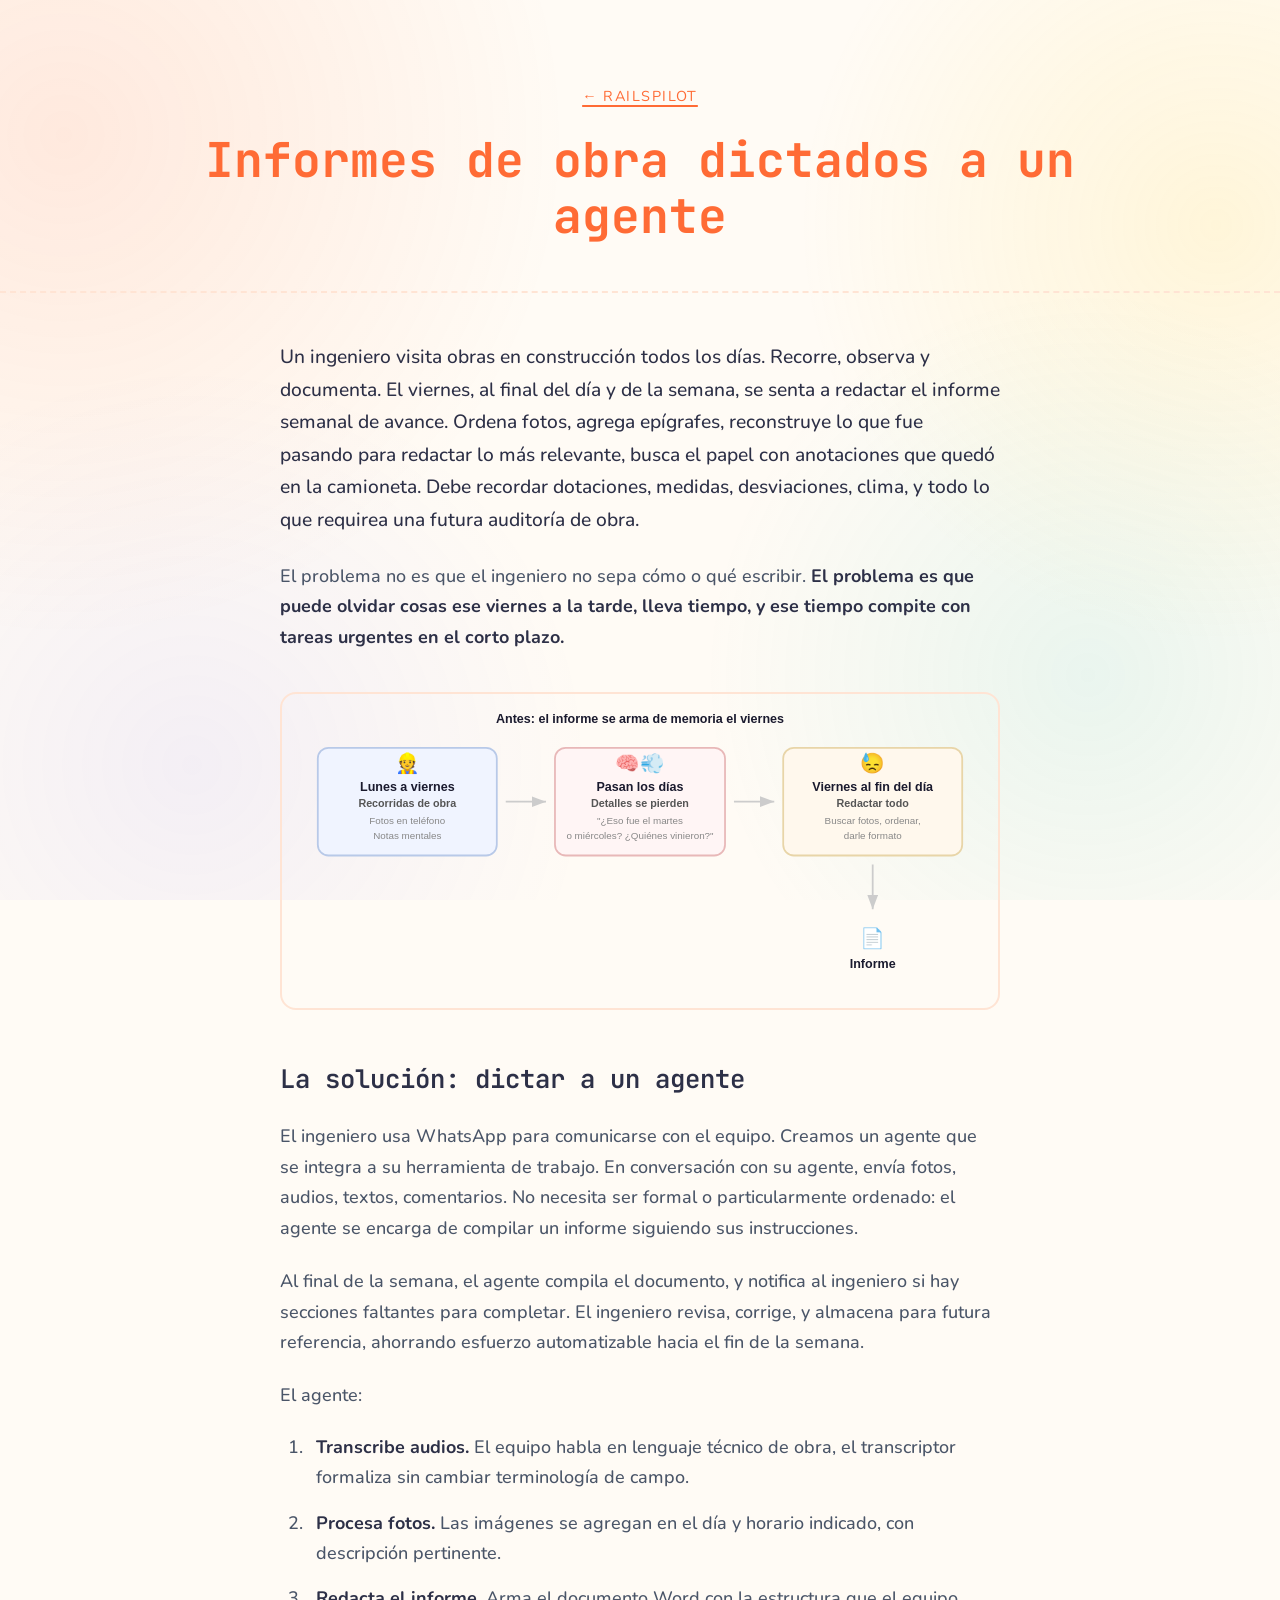
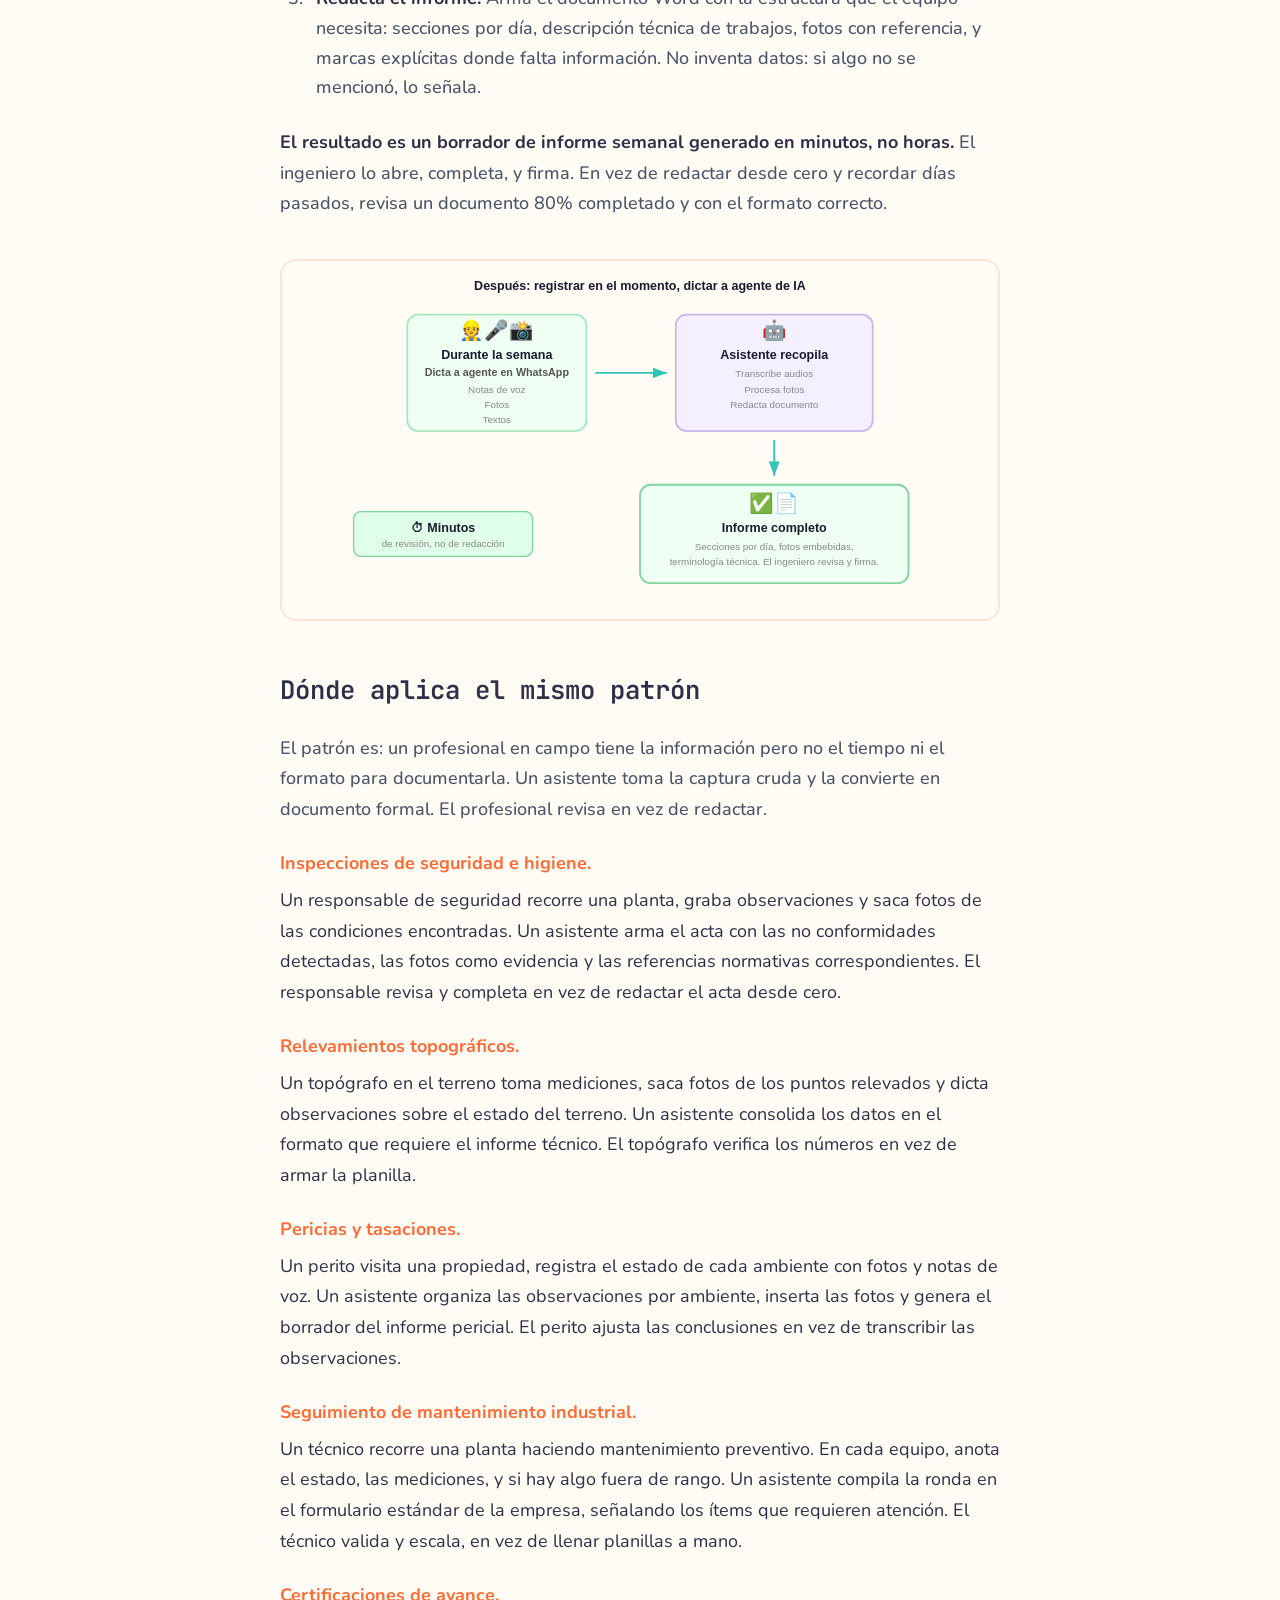
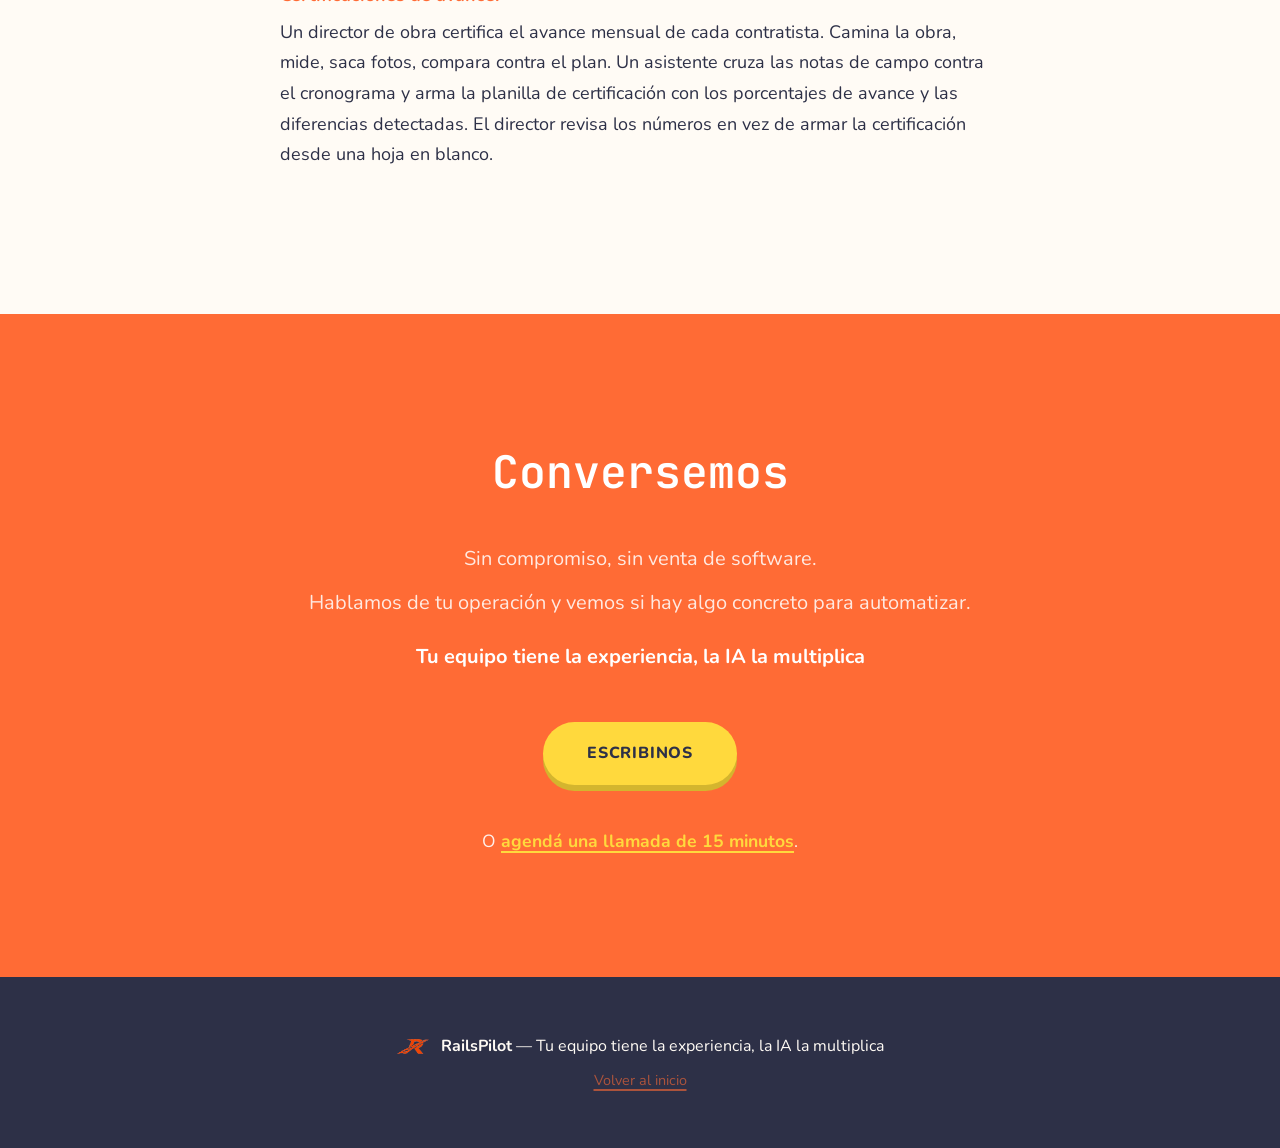
<file: case_studies/informes-de-obra/index.html>
<!DOCTYPE html>
<html lang="es">
  <head>
    <meta charset="UTF-8">
    <meta name="viewport" content="width=device-width, initial-scale=1.0">
    <meta name="theme-color" media="(prefers-color-scheme: light)" content="#FFFBF5">
    <meta name="theme-color" media="(prefers-color-scheme: dark)" content="#1A1826">
    <title>Informes de obra dictados a un agente — RailsPilot</title>
    <meta name="description" content="Un equipo de ingeniería dicta notas de voz y saca fotos en obra. Un asistente arma el informe semanal con formato, fotos embebidas y terminología técnica. El ingeniero revisa y firma.">
    <link rel="preconnect" href="https://fonts.googleapis.com">
    <link rel="preconnect" href="https://fonts.gstatic.com" crossorigin>
    <link href="https://fonts.googleapis.com/css2?family=Nunito:wght@400;600;700;800&family=JetBrains+Mono:wght@400;500;600;700&display=swap" rel="stylesheet">
    <link rel="stylesheet" href="../styles.css">
    <link rel="icon" type="image/x-icon" href="../../favicon.ico">
    <link rel="apple-touch-icon" href="../../logo.png">
    <link rel="canonical" href="https://www.railspilot.ai/case_studies/informes-de-obra/">

    <meta property="og:type" content="article">
    <meta property="og:url" content="https://www.railspilot.ai/case_studies/informes-de-obra/">
    <meta property="og:title" content="Informes de obra dictados a un agente — RailsPilot">
    <meta property="og:description" content="Un equipo de ingeniería dicta notas de voz y saca fotos en obra. Un asistente arma el informe semanal con formato, fotos embebidas y terminología técnica.">
    <meta property="og:image" content="https://www.railspilot.ai/logo.png">

    <meta name="twitter:card" content="summary_large_image">
    <meta name="twitter:title" content="Informes de obra dictados a un agente — RailsPilot">
    <meta name="twitter:description" content="Un equipo de ingeniería dicta notas y saca fotos en obra. Un asistente genera el informe semanal con formato y terminología técnica.">
    <meta name="twitter:image" content="https://www.railspilot.ai/logo.png">

    <script type="application/ld+json">
    {
      "@context": "https://schema.org",
      "@type": "Article",
      "headline": "Informes de obra dictados a un agente",
      "description": "Un equipo de ingeniería dicta notas de voz y saca fotos en obra. Un asistente arma el informe semanal con formato, fotos embebidas y terminología técnica.",
      "url": "https://www.railspilot.ai/case_studies/informes-de-obra/",
      "inLanguage": "es",
      "author": {
        "@type": "Organization",
        "name": "RailsPilot",
        "url": "https://www.railspilot.ai"
      },
      "publisher": {
        "@type": "Organization",
        "name": "RailsPilot",
        "logo": {
          "@type": "ImageObject",
          "url": "https://www.railspilot.ai/logo.png"
        }
      }
    }
    </script>
  </head>
  <body class="case-study">
    <header class="case-header">
      <div class="container">
        <a href="../index.html">← RailsPilot</a>
        <h1>Informes de obra dictados a un agente</h1>
      </div>
    </header>

    <div class="article-wrap">
      <div class="container">
        <article class="article">
          <p class="lead">Un ingeniero visita obras en construcción todos los días. Recorre, observa y documenta.
            El viernes, al final del día y de la semana, se senta a redactar el informe semanal de avance.
            Ordena fotos, agrega epígrafes, reconstruye lo que fue pasando para redactar lo más relevante, busca el papel con anotaciones que quedó en la camioneta.
            Debe recordar dotaciones, medidas, desviaciones, clima, y todo lo que requirea una futura auditoría de obra.</p>

          <p>El problema no es que el ingeniero no sepa cómo o qué escribir.
            <strong>El problema es que puede olvidar cosas ese viernes a la tarde, lleva tiempo, y ese tiempo compite con tareas urgentes en el corto plazo.</strong>
            </p>

          <figure>
            <img src="diagrama-antes.svg" alt="Diagrama: hoy el ingeniero recorre la obra, acumula notas mentales, y el viernes reconstruye todo de memoria en un documento Word." width="800" height="400">
          </figure>

          <h2>La solución: dictar a un agente</h2>

          <p>El ingeniero usa WhatsApp para comunicarse con el equipo.
            Creamos un agente que se integra a su herramienta de trabajo.
            En conversación con su agente, envía fotos, audios, textos, comentarios.
            No necesita ser formal o particularmente ordenado: el agente se encarga de compilar un informe siguiendo sus instrucciones.</p>

          <p>Al final de la semana, el agente compila el documento, y notifica al ingeniero si hay secciones faltantes para completar.
            El ingeniero revisa, corrige, y almacena para futura referencia, ahorrando esfuerzo automatizable hacia el fin de la semana.</p>

          <p>El agente: </p>

          <ol>
            <li><strong>Transcribe audios.</strong> El equipo habla en lenguaje técnico de obra, el transcriptor formaliza sin cambiar terminología de campo.</li>

            <li><strong>Procesa fotos.</strong> Las imágenes se agregan en el día y horario indicado, con descripción pertinente.</li>

            <li><strong>Redacta el informe.</strong> Arma el documento Word con la estructura que el equipo necesita: secciones por día, descripción técnica de trabajos, fotos con referencia, y marcas explícitas donde falta información. No inventa datos: si algo no se mencionó, lo señala.</li>
          </ol>

          <p><strong>El resultado es un borrador de informe semanal generado en minutos, no horas.</strong>
            El ingeniero lo abre, completa, y firma. En vez de redactar desde cero y recordar días pasados, revisa un documento 80% completado y con el formato correcto.</p>

          <figure>
            <img src="diagrama-despues.svg" alt="Diagrama: el ingeniero manda audios y fotos por WhatsApp durante la semana, exporta el chat, y un asistente genera el informe formateado." width="800" height="400">
          </figure>

          <h2>Dónde aplica el mismo patrón</h2>

          <p>El patrón es: un profesional en campo tiene la información pero no el tiempo ni el formato para documentarla. Un asistente toma la captura cruda y la convierte en documento formal. El profesional revisa en vez de redactar.</p>

          <ul class="use-cases">
            <li><strong>Inspecciones de seguridad e higiene.</strong> Un responsable de seguridad recorre una planta, graba observaciones y saca fotos de las condiciones encontradas. Un asistente arma el acta con las no conformidades detectadas, las fotos como evidencia y las referencias normativas correspondientes. El responsable revisa y completa en vez de redactar el acta desde cero.</li>
            <li><strong>Relevamientos topográficos.</strong> Un topógrafo en el terreno toma mediciones, saca fotos de los puntos relevados y dicta observaciones sobre el estado del terreno. Un asistente consolida los datos en el formato que requiere el informe técnico. El topógrafo verifica los números en vez de armar la planilla.</li>
            <li><strong>Pericias y tasaciones.</strong> Un perito visita una propiedad, registra el estado de cada ambiente con fotos y notas de voz. Un asistente organiza las observaciones por ambiente, inserta las fotos y genera el borrador del informe pericial. El perito ajusta las conclusiones en vez de transcribir las observaciones.</li>
            <li><strong>Seguimiento de mantenimiento industrial.</strong> Un técnico recorre una planta haciendo mantenimiento preventivo. En cada equipo, anota el estado, las mediciones, y si hay algo fuera de rango. Un asistente compila la ronda en el formulario estándar de la empresa, señalando los ítems que requieren atención. El técnico valida y escala, en vez de llenar planillas a mano.</li>
            <li><strong>Certificaciones de avance.</strong> Un director de obra certifica el avance mensual de cada contratista. Camina la obra, mide, saca fotos, compara contra el plan. Un asistente cruza las notas de campo contra el cronograma y arma la planilla de certificación con los porcentajes de avance y las diferencias detectadas. El director revisa los números en vez de armar la certificación desde una hoja en blanco.</li>
          </ul>
        </article>
      </div>
    </div>

    <section class="cta-section" id="contact">
      <div class="container">
        <h2>Conversemos</h2>
        <p class="cta-text">Sin compromiso, sin venta de software.</p>
        <p class="cta-text">Hablamos de tu operación y vemos si hay algo concreto para automatizar.</p>
        <p class="cta-text highlight">Tu equipo tiene la experiencia, la IA la multiplica</p>

        <a href="mailto:tute@railspilot.ai" class="btn btn-gold">Escribinos</a>
        <p class="contact-note" style="margin-top: 32px; color: rgba(255,255,255,0.9);">
          O <a href="https://calendar.app.google/mgPEnSCgCAgNUo5E7" style="color: var(--secondary); font-weight: 700;">agendá una llamada de 15 minutos</a>.
        </p>
      </div>
    </section>

    <footer>
      <div class="container">
        <p>
          <img src="../../logo.png" alt="" class="footer-logo">
          <strong>RailsPilot</strong> — Tu equipo tiene la experiencia, la IA la multiplica
        </p>
        <p class="footer-sub"><a href="../index.html">Volver al inicio</a></p>
      </div>
    </footer>
  </body>
</html>
</file>
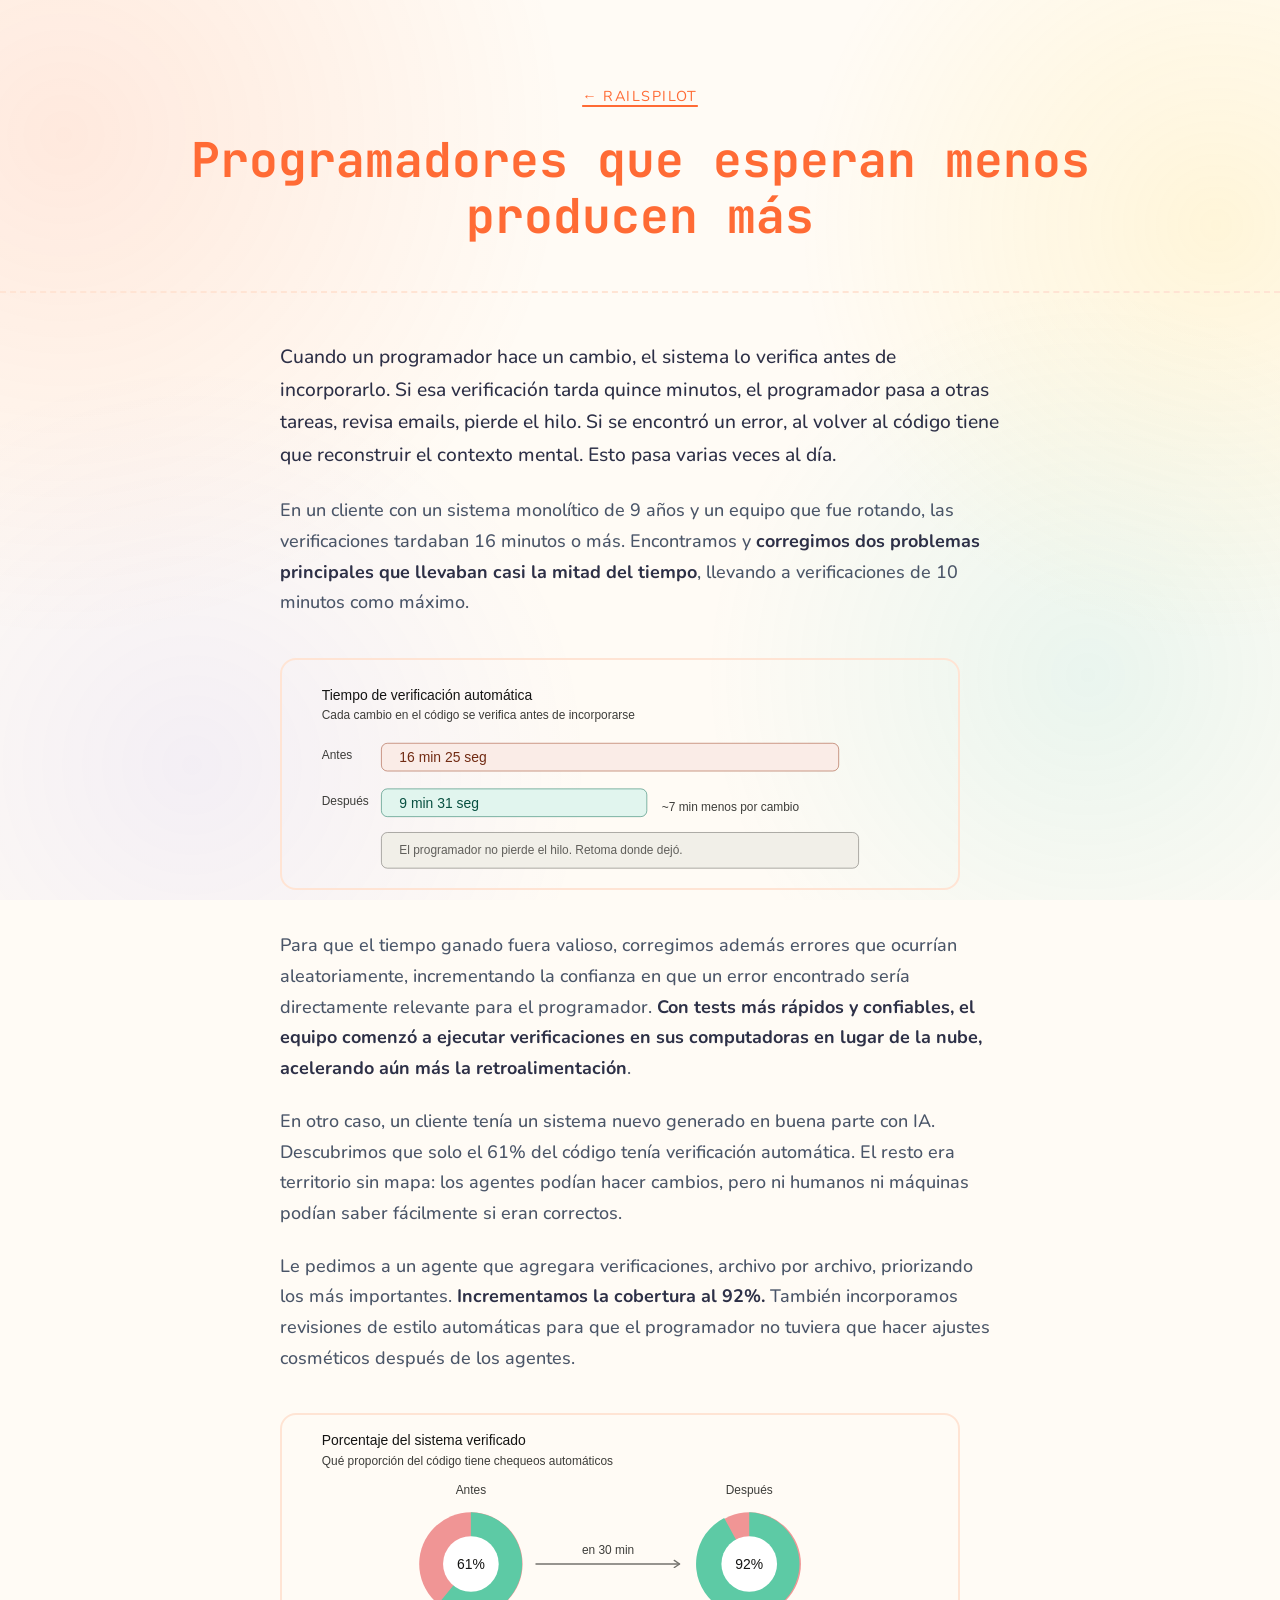
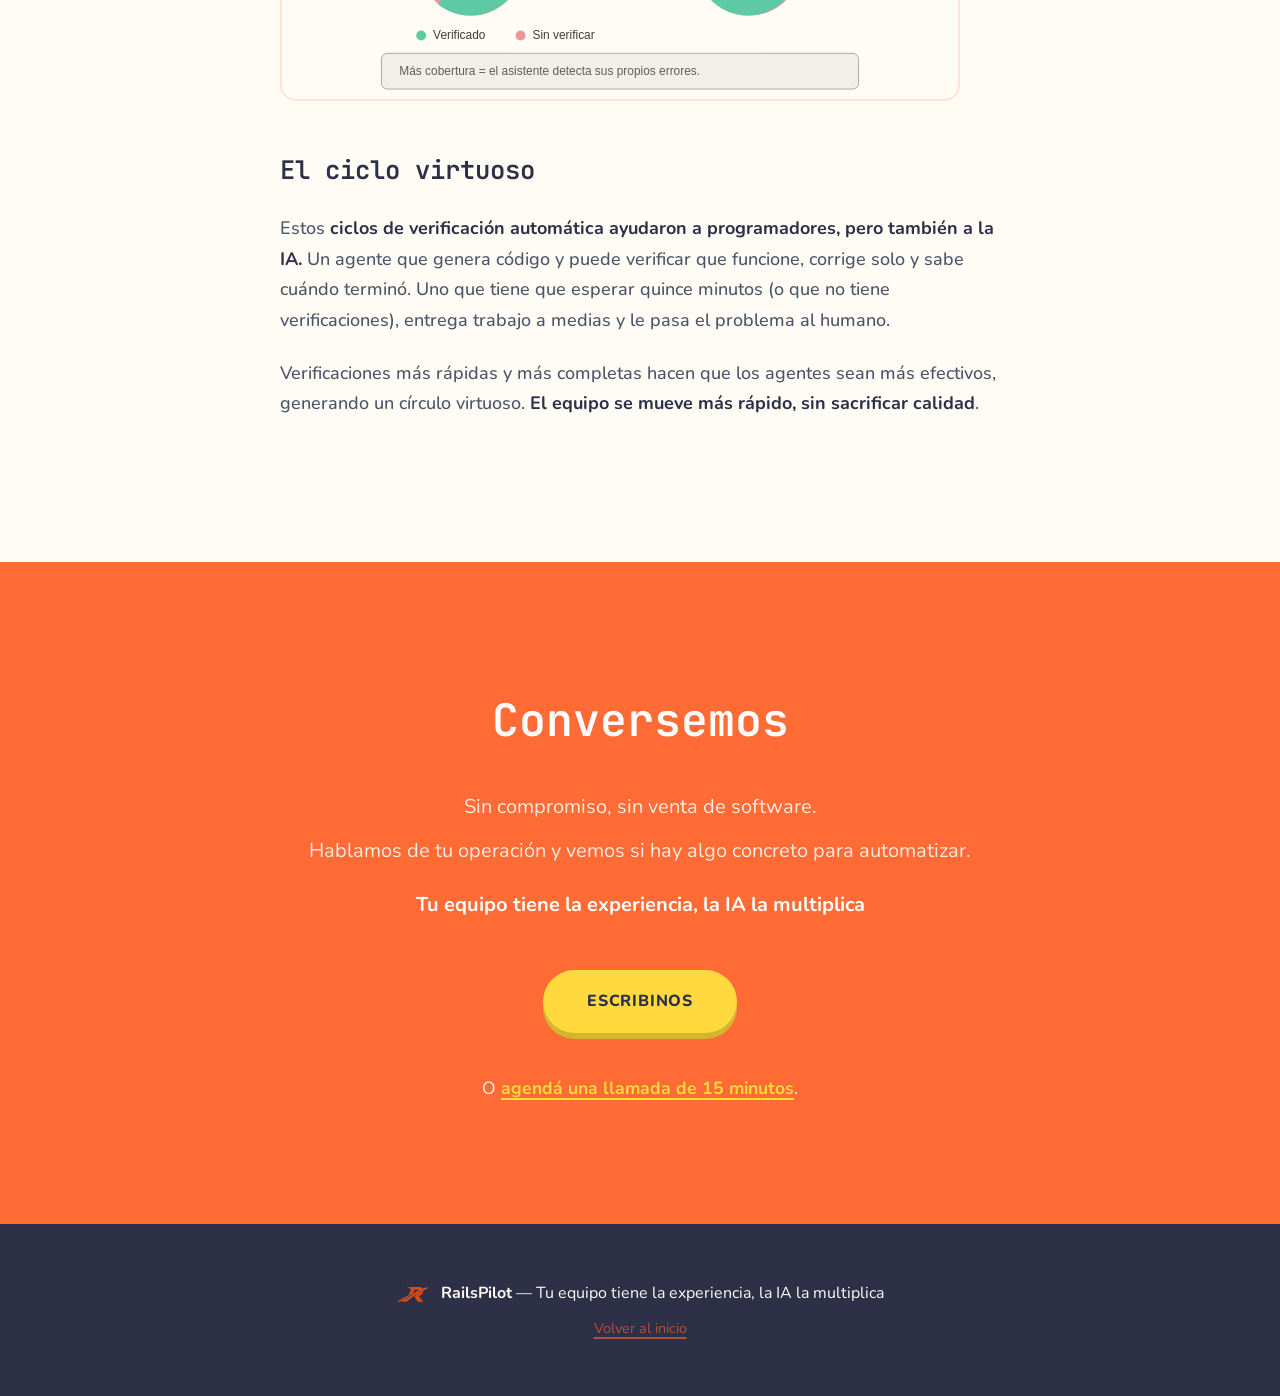
<file: case_studies/programadores-que-esperan-menos/index.html>
<!DOCTYPE html>
<html lang="es">
  <head>
    <meta charset="UTF-8">
    <meta name="viewport" content="width=device-width, initial-scale=1.0">
    <meta name="theme-color" media="(prefers-color-scheme: light)" content="#FFFBF5">
    <meta name="theme-color" media="(prefers-color-scheme: dark)" content="#1A1826">
    <title>Programadores que esperan menos producen más — RailsPilot</title>
    <meta name="description" content="Tests que corren en la mitad del tiempo, cobertura de código al 92%. Caso de uso: optimización de CI para equipos de desarrollo con sistemas monolíticos.">
    <link rel="preconnect" href="https://fonts.googleapis.com">
    <link rel="preconnect" href="https://fonts.gstatic.com" crossorigin>
    <link href="https://fonts.googleapis.com/css2?family=Nunito:wght@400;600;700;800&family=JetBrains+Mono:wght@400;500;600;700&display=swap" rel="stylesheet">
    <link rel="stylesheet" href="../styles.css">
    <link rel="icon" type="image/x-icon" href="../../favicon.ico">
    <link rel="apple-touch-icon" href="../../logo.png">
    <link rel="canonical" href="https://www.railspilot.ai/case_studies/programadores-que-esperan-menos/">

    <meta property="og:type" content="article">
    <meta property="og:url" content="https://www.railspilot.ai/case_studies/programadores-que-esperan-menos/">
    <meta property="og:title" content="Programadores que esperan menos producen más — RailsPilot">
    <meta property="og:description" content="Tests que corren en la mitad del tiempo, cobertura de código al 92%. Optimización de CI para equipos de desarrollo.">
    <meta property="og:image" content="https://www.railspilot.ai/logo.png">

    <meta name="twitter:card" content="summary_large_image">
    <meta name="twitter:title" content="Programadores que esperan menos producen más — RailsPilot">
    <meta name="twitter:description" content="Tests que corren en la mitad del tiempo, cobertura de código al 92%. Optimización de CI para equipos de desarrollo.">
    <meta name="twitter:image" content="https://www.railspilot.ai/logo.png">

    <script type="application/ld+json">
    {
      "@context": "https://schema.org",
      "@type": "Article",
      "headline": "Programadores que esperan menos producen más",
      "description": "Tests que corren en la mitad del tiempo, cobertura de código al 92%. Caso de uso: optimización de CI para equipos de desarrollo con sistemas monolíticos.",
      "url": "https://www.railspilot.ai/case_studies/programadores-que-esperan-menos/",
      "inLanguage": "es",
      "author": {
        "@type": "Organization",
        "name": "RailsPilot",
        "url": "https://www.railspilot.ai"
      },
      "publisher": {
        "@type": "Organization",
        "name": "RailsPilot",
        "logo": {
          "@type": "ImageObject",
          "url": "https://www.railspilot.ai/logo.png"
        }
      }
    }
    </script>
  </head>
  <body class="case-study">
    <header class="case-header">
      <div class="container">
        <a href="../index.html">← RailsPilot</a>
        <h1>Programadores que esperan menos producen más</h1>
      </div>
    </header>

    <div class="article-wrap">
      <div class="container">
        <article class="article">
          <p class="lead">Cuando un programador hace un cambio, el sistema lo verifica antes de incorporarlo. Si esa verificación tarda quince minutos, el programador pasa a otras tareas, revisa emails, pierde el hilo. Si se encontró un error, al volver al código tiene que reconstruir el contexto mental. Esto pasa varias veces al día.</p>

          <p>En un cliente con un sistema monolítico de 9 años y un equipo que fue rotando, las verificaciones tardaban 16 minutos o más.
            Encontramos y <strong>corregimos dos problemas principales que llevaban casi la mitad del tiempo</strong>, llevando a verificaciones de 10 minutos como máximo.</p>

          <figure>
            <img src="ci_tiempo_verificacion.svg" alt="Tiempo de verificación automática: antes 16 min 25 s, después 9 min 31 s." width="680" height="230">
          </figure>

          <p>Para que el tiempo ganado fuera valioso, corregimos además errores que ocurrían aleatoriamente, incrementando la confianza en que un error encontrado sería directamente relevante para el programador.
            <strong>Con tests más rápidos y confiables, el equipo comenzó a ejecutar verificaciones en sus computadoras en lugar de la nube, acelerando aún más la retroalimentación</strong>.</p>

          <p>En otro caso, un cliente tenía un sistema nuevo generado en buena parte con IA. Descubrimos que solo el 61% del código tenía verificación automática. El resto era territorio sin mapa: los agentes podían hacer cambios, pero ni humanos ni máquinas podían saber fácilmente si eran correctos.</p>

          <p>Le pedimos a un agente que agregara verificaciones, archivo por archivo, priorizando los más importantes. <strong>Incrementamos la cobertura al 92%.</strong> También incorporamos revisiones de estilo automáticas para que el programador no tuviera que hacer ajustes cosméticos después de los agentes.</p>

          <figure>
            <img src="ci_cobertura_verificacion.svg" alt="Porcentaje del sistema verificado: antes 61%, después 92%." width="680" height="286">
          </figure>

          <h2>El ciclo virtuoso</h2>

          <p>Estos <strong>ciclos de verificación automática ayudaron a programadores, pero también a la IA.</strong> Un agente que genera código y puede verificar que funcione, corrige solo y sabe cuándo terminó. Uno que tiene que esperar quince minutos (o que no tiene verificaciones), entrega trabajo a medias y le pasa el problema al humano.</p>

          <p>Verificaciones más rápidas y más completas hacen que los agentes sean más efectivos, generando un círculo virtuoso. <strong>El equipo se mueve más rápido, sin sacrificar calidad</strong>.</p>
        </article>
      </div>
    </div>

    <section class="cta-section" id="contact">
      <div class="container">
        <h2>Conversemos</h2>
        <p class="cta-text">Sin compromiso, sin venta de software.</p>
        <p class="cta-text">Hablamos de tu operación y vemos si hay algo concreto para automatizar.</p>
        <p class="cta-text highlight">Tu equipo tiene la experiencia, la IA la multiplica</p>

        <a href="mailto:tute@railspilot.ai" class="btn btn-gold">Escribinos</a>
        <p class="contact-note" style="margin-top: 32px; color: rgba(255,255,255,0.9);">
          O <a href="https://calendar.app.google/mgPEnSCgCAgNUo5E7" style="color: var(--secondary); font-weight: 700;">agendá una llamada de 15 minutos</a>.
        </p>
      </div>
    </section>

    <footer>
      <div class="container">
        <p>
          <img src="../../logo.png" alt="" class="footer-logo">
          <strong>RailsPilot</strong> — Tu equipo tiene la experiencia, la IA la multiplica
        </p>
        <p class="footer-sub"><a href="../index.html">Volver al inicio</a></p>
      </div>
    </footer>
  </body>
</html>
</file>
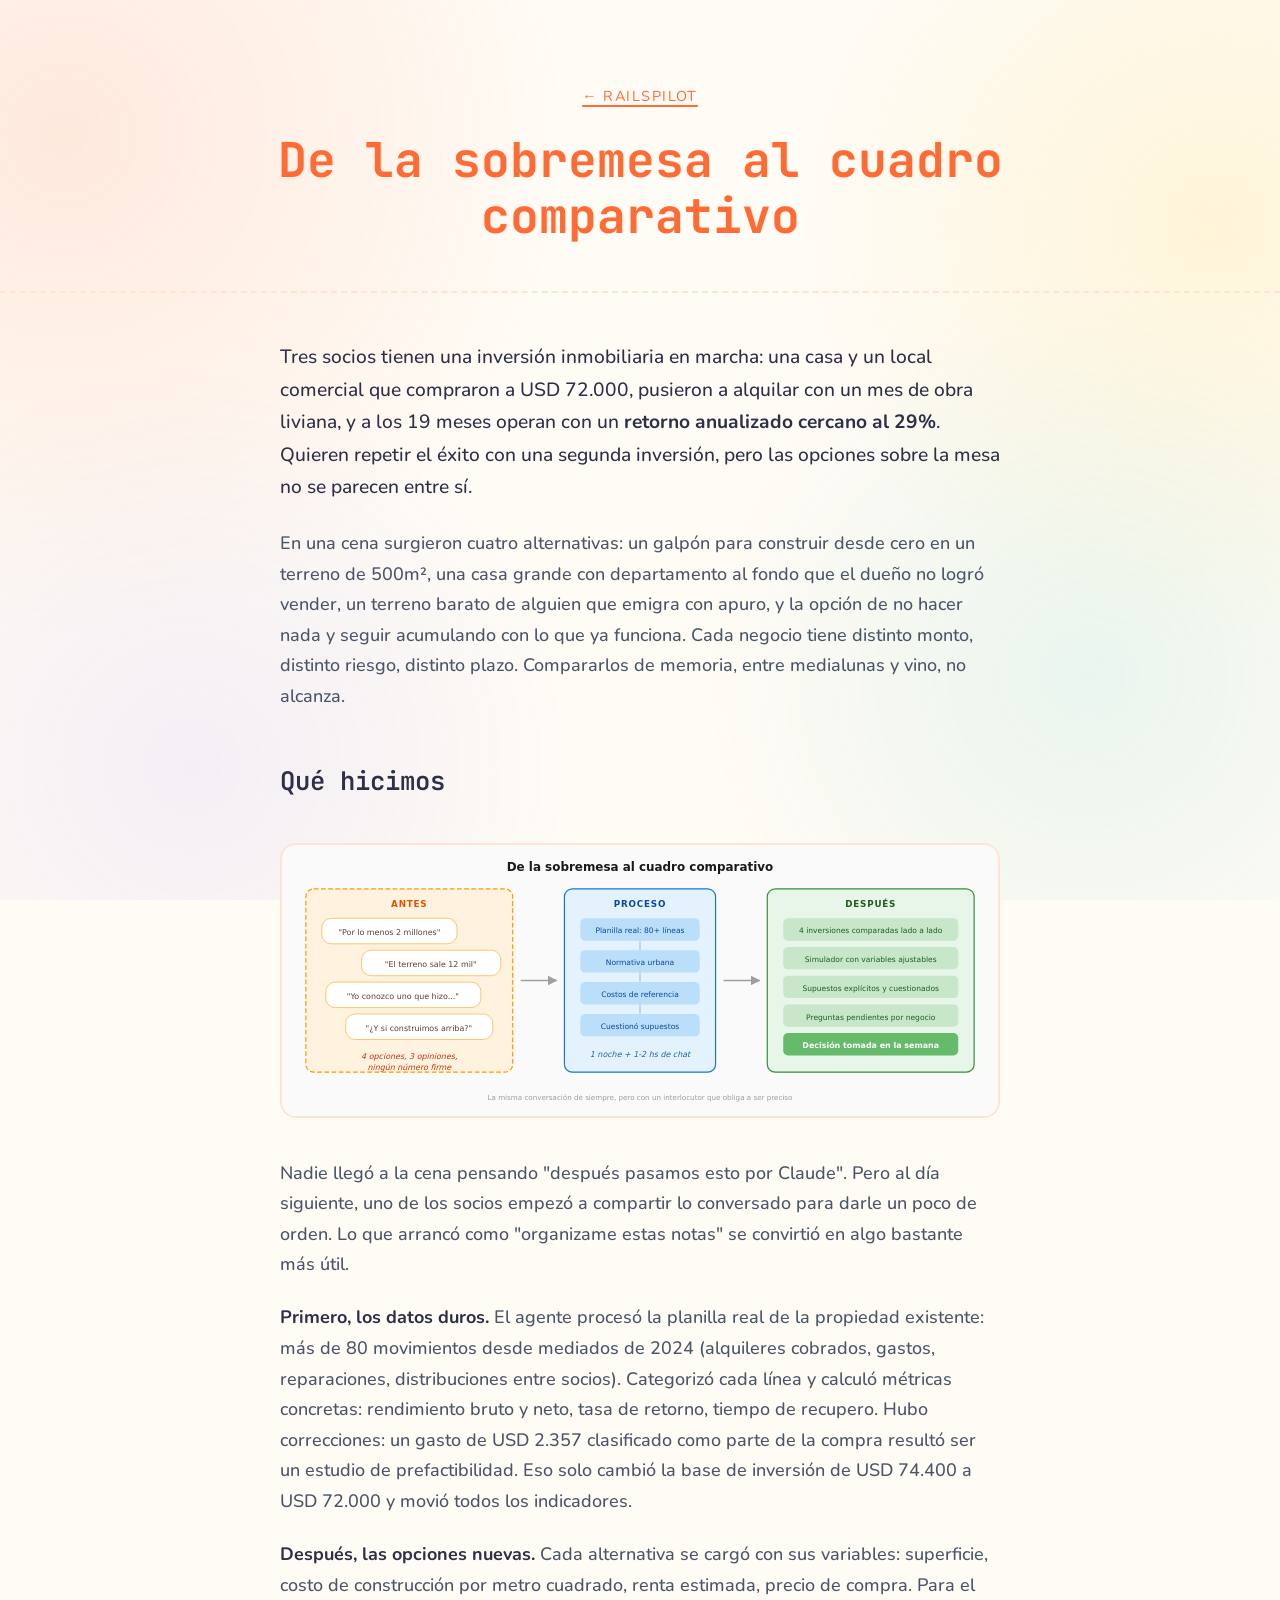
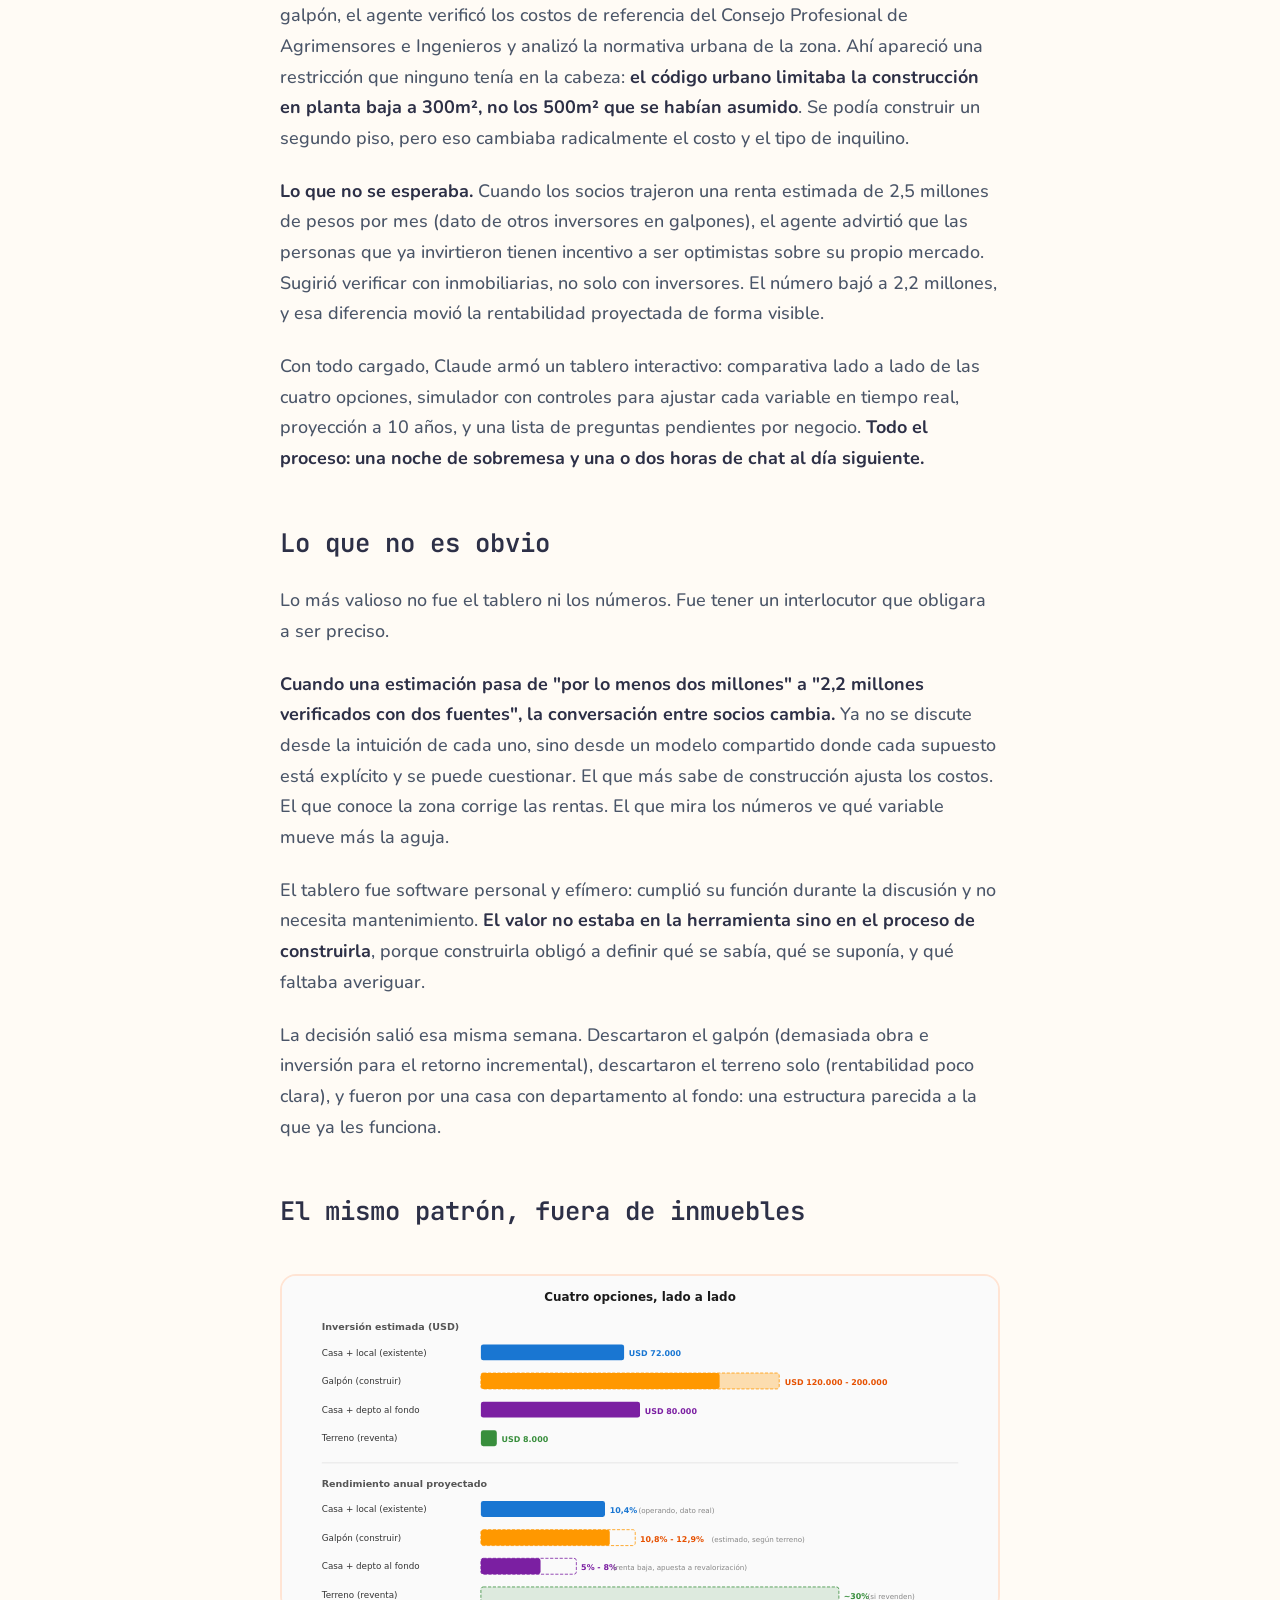
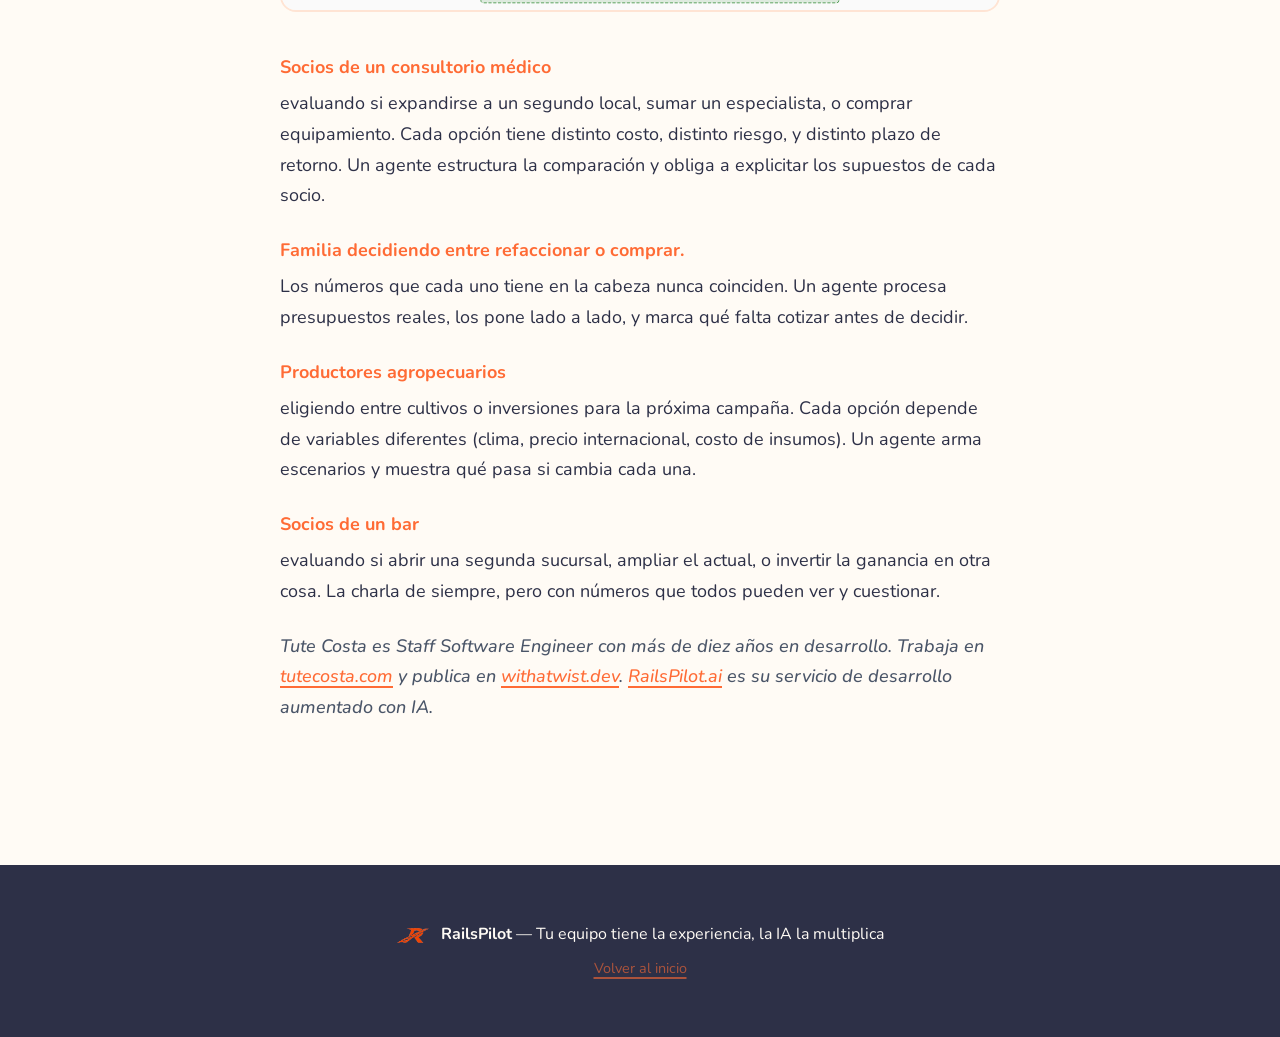
<file: case_studies/propuestas-disimiles-inversion/index.html>
<!DOCTYPE html>
<html lang="es">
  <head>
    <meta charset="UTF-8">
    <meta name="viewport" content="width=device-width, initial-scale=1.0">
    <title>De la sobremesa al cuadro comparativo — RailsPilot</title>
    <meta name="description" content="Tres socios comparan cuatro inversiones inmobiliarias distintas. Un agente ordena datos reales, verifica normativa y rentas, y arma un tablero comparativo para decidir en días, no semanas de idas y vueltas.">
    <link rel="preconnect" href="https://fonts.googleapis.com">
    <link rel="preconnect" href="https://fonts.gstatic.com" crossorigin>
    <link href="https://fonts.googleapis.com/css2?family=Nunito:wght@400;600;700;800&family=JetBrains+Mono:wght@400;500;600;700&display=swap" rel="stylesheet">
    <link rel="stylesheet" href="../styles.css">
    <link rel="icon" type="image/x-icon" href="../../favicon.ico">
  </head>
  <body class="case-study">
    <header class="case-header">
      <div class="container">
        <a href="../index.html">← RailsPilot</a>
        <h1>De la sobremesa al cuadro comparativo</h1>
      </div>
    </header>

    <div class="article-wrap">
      <div class="container">
        <article class="article">
          <p class="lead">Tres socios tienen una inversión inmobiliaria en marcha: una casa y un local comercial que compraron a USD 72.000, pusieron a alquilar con un mes de obra liviana, y a los 19 meses operan con un <strong>retorno anualizado cercano al 29%</strong>. Quieren repetir el éxito con una segunda inversión, pero las opciones sobre la mesa no se parecen entre sí.</p>

          <p>En una cena surgieron cuatro alternativas: un galpón para construir desde cero en un terreno de 500m², una casa grande con departamento al fondo que el dueño no logró vender, un terreno barato de alguien que emigra con apuro, y la opción de no hacer nada y seguir acumulando con lo que ya funciona. Cada negocio tiene distinto monto, distinto riesgo, distinto plazo. Compararlos de memoria, entre medialunas y vino, no alcanza.</p>

          <h2>Qué hicimos</h2>

          <figure>
            <img src="diagrama-flujo-proceso.svg" alt="Diagrama: de la conversación informal con estimaciones vagas al cuadro comparativo con datos verificados." width="900" height="340">
          </figure>

          <p>Nadie llegó a la cena pensando "después pasamos esto por Claude". Pero al día siguiente, uno de los socios empezó a compartir lo conversado para darle un poco de orden. Lo que arrancó como "organizame estas notas" se convirtió en algo bastante más útil.</p>

          <p><strong>Primero, los datos duros.</strong> El agente procesó la planilla real de la propiedad existente: más de 80 movimientos desde mediados de 2024 (alquileres cobrados, gastos, reparaciones, distribuciones entre socios). Categorizó cada línea y calculó métricas concretas: rendimiento bruto y neto, tasa de retorno, tiempo de recupero. Hubo correcciones: un gasto de USD 2.357 clasificado como parte de la compra resultó ser un estudio de prefactibilidad. Eso solo cambió la base de inversión de USD 74.400 a USD 72.000 y movió todos los indicadores.</p>

          <p><strong>Después, las opciones nuevas.</strong> Cada alternativa se cargó con sus variables: superficie, costo de construcción por metro cuadrado, renta estimada, precio de compra. Para el galpón, el agente verificó los costos de referencia del Consejo Profesional de Agrimensores e Ingenieros y analizó la normativa urbana de la zona. Ahí apareció una restricción que ninguno tenía en la cabeza: <strong>el código urbano limitaba la construcción en planta baja a 300m², no los 500m² que se habían asumido</strong>. Se podía construir un segundo piso, pero eso cambiaba radicalmente el costo y el tipo de inquilino.</p>

          <p><strong>Lo que no se esperaba.</strong> Cuando los socios trajeron una renta estimada de 2,5 millones de pesos por mes (dato de otros inversores en galpones), el agente advirtió que las personas que ya invirtieron tienen incentivo a ser optimistas sobre su propio mercado. Sugirió verificar con inmobiliarias, no solo con inversores. El número bajó a 2,2 millones, y esa diferencia movió la rentabilidad proyectada de forma visible.</p>

          <p>Con todo cargado, Claude armó un tablero interactivo: comparativa lado a lado de las cuatro opciones, simulador con controles para ajustar cada variable en tiempo real, proyección a 10 años, y una lista de preguntas pendientes por negocio. <strong>Todo el proceso: una noche de sobremesa y una o dos horas de chat al día siguiente.</strong></p>

          <h2>Lo que no es obvio</h2>

          <p>Lo más valioso no fue el tablero ni los números. Fue tener un interlocutor que obligara a ser preciso.</p>

          <p><strong>Cuando una estimación pasa de "por lo menos dos millones" a "2,2 millones verificados con dos fuentes", la conversación entre socios cambia.</strong> Ya no se discute desde la intuición de cada uno, sino desde un modelo compartido donde cada supuesto está explícito y se puede cuestionar. El que más sabe de construcción ajusta los costos. El que conoce la zona corrige las rentas. El que mira los números ve qué variable mueve más la aguja.</p>

          <p>El tablero fue software personal y efímero: cumplió su función durante la discusión y no necesita mantenimiento. <strong>El valor no estaba en la herramienta sino en el proceso de construirla</strong>, porque construirla obligó a definir qué se sabía, qué se suponía, y qué faltaba averiguar.</p>

          <p>La decisión salió esa misma semana. Descartaron el galpón (demasiada obra e inversión para el retorno incremental), descartaron el terreno solo (rentabilidad poco clara), y fueron por una casa con departamento al fondo: una estructura parecida a la que ya les funciona.</p>

          <h2>El mismo patrón, fuera de inmuebles</h2>

          <figure>
            <img src="diagrama-comparativa-inversiones.svg" alt="Diagrama: cuatro opciones de inversión comparadas en inversión estimada, renta mensual y rentabilidad anualizada." width="900" height="420">
          </figure>

          <ul class="use-cases">
            <li><strong>Socios de un consultorio médico</strong> evaluando si expandirse a un segundo local, sumar un especialista, o comprar equipamiento. Cada opción tiene distinto costo, distinto riesgo, y distinto plazo de retorno. Un agente estructura la comparación y obliga a explicitar los supuestos de cada socio.</li>
            <li><strong>Familia decidiendo entre refaccionar o comprar.</strong> Los números que cada uno tiene en la cabeza nunca coinciden. Un agente procesa presupuestos reales, los pone lado a lado, y marca qué falta cotizar antes de decidir.</li>
            <li><strong>Productores agropecuarios</strong> eligiendo entre cultivos o inversiones para la próxima campaña. Cada opción depende de variables diferentes (clima, precio internacional, costo de insumos). Un agente arma escenarios y muestra qué pasa si cambia cada una.</li>
            <li><strong>Socios de un bar</strong> evaluando si abrir una segunda sucursal, ampliar el actual, o invertir la ganancia en otra cosa. La charla de siempre, pero con números que todos pueden ver y cuestionar.</li>
          </ul>

          <p><em>Tute Costa es Staff Software Engineer con más de diez años en desarrollo. Trabaja en <a href="https://www.tutecosta.com/">tutecosta.com</a> y publica en <a href="https://withatwist.dev/">withatwist.dev</a>. <a href="https://www.railspilot.ai/">RailsPilot.ai</a> es su servicio de desarrollo aumentado con IA.</em></p>
        </article>
      </div>
    </div>

    <footer>
      <div class="container">
        <p>
          <img src="../../logo.png" alt="" class="footer-logo">
          <strong>RailsPilot</strong> — Tu equipo tiene la experiencia, la IA la multiplica
        </p>
        <p class="footer-sub"><a href="../index.html">Volver al inicio</a></p>
      </div>
    </footer>

    <script>
      document.addEventListener('DOMContentLoaded', function() {
        const reveals = document.querySelectorAll('.reveal');
        if (reveals.length === 0) return;
        const observer = new IntersectionObserver(function(entries) {
          entries.forEach(function(entry) {
            if (entry.isIntersecting) entry.target.classList.add('visible');
          });
        }, { threshold: 0.1, rootMargin: '0px 0px -50px 0px' });
        reveals.forEach(function(el) { observer.observe(el); });
      });
    </script>
  </body>
</html>
</file>
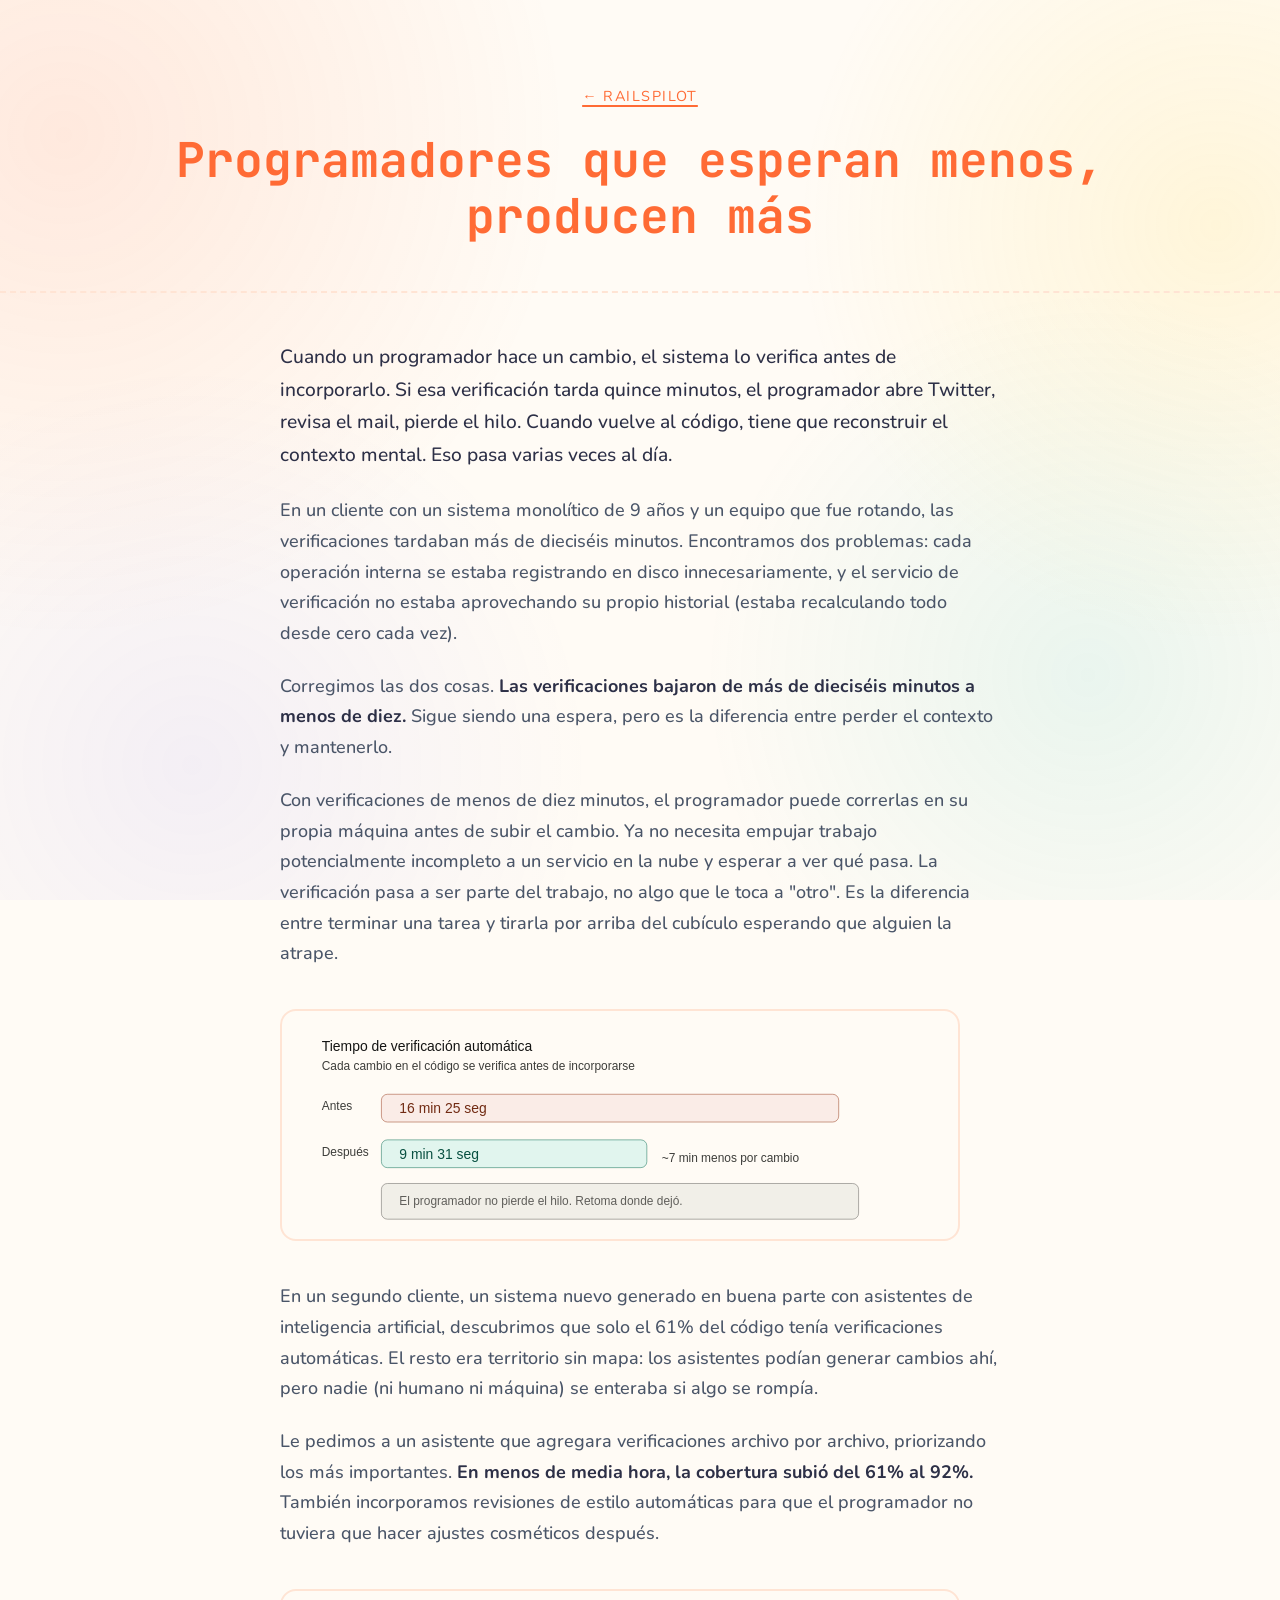
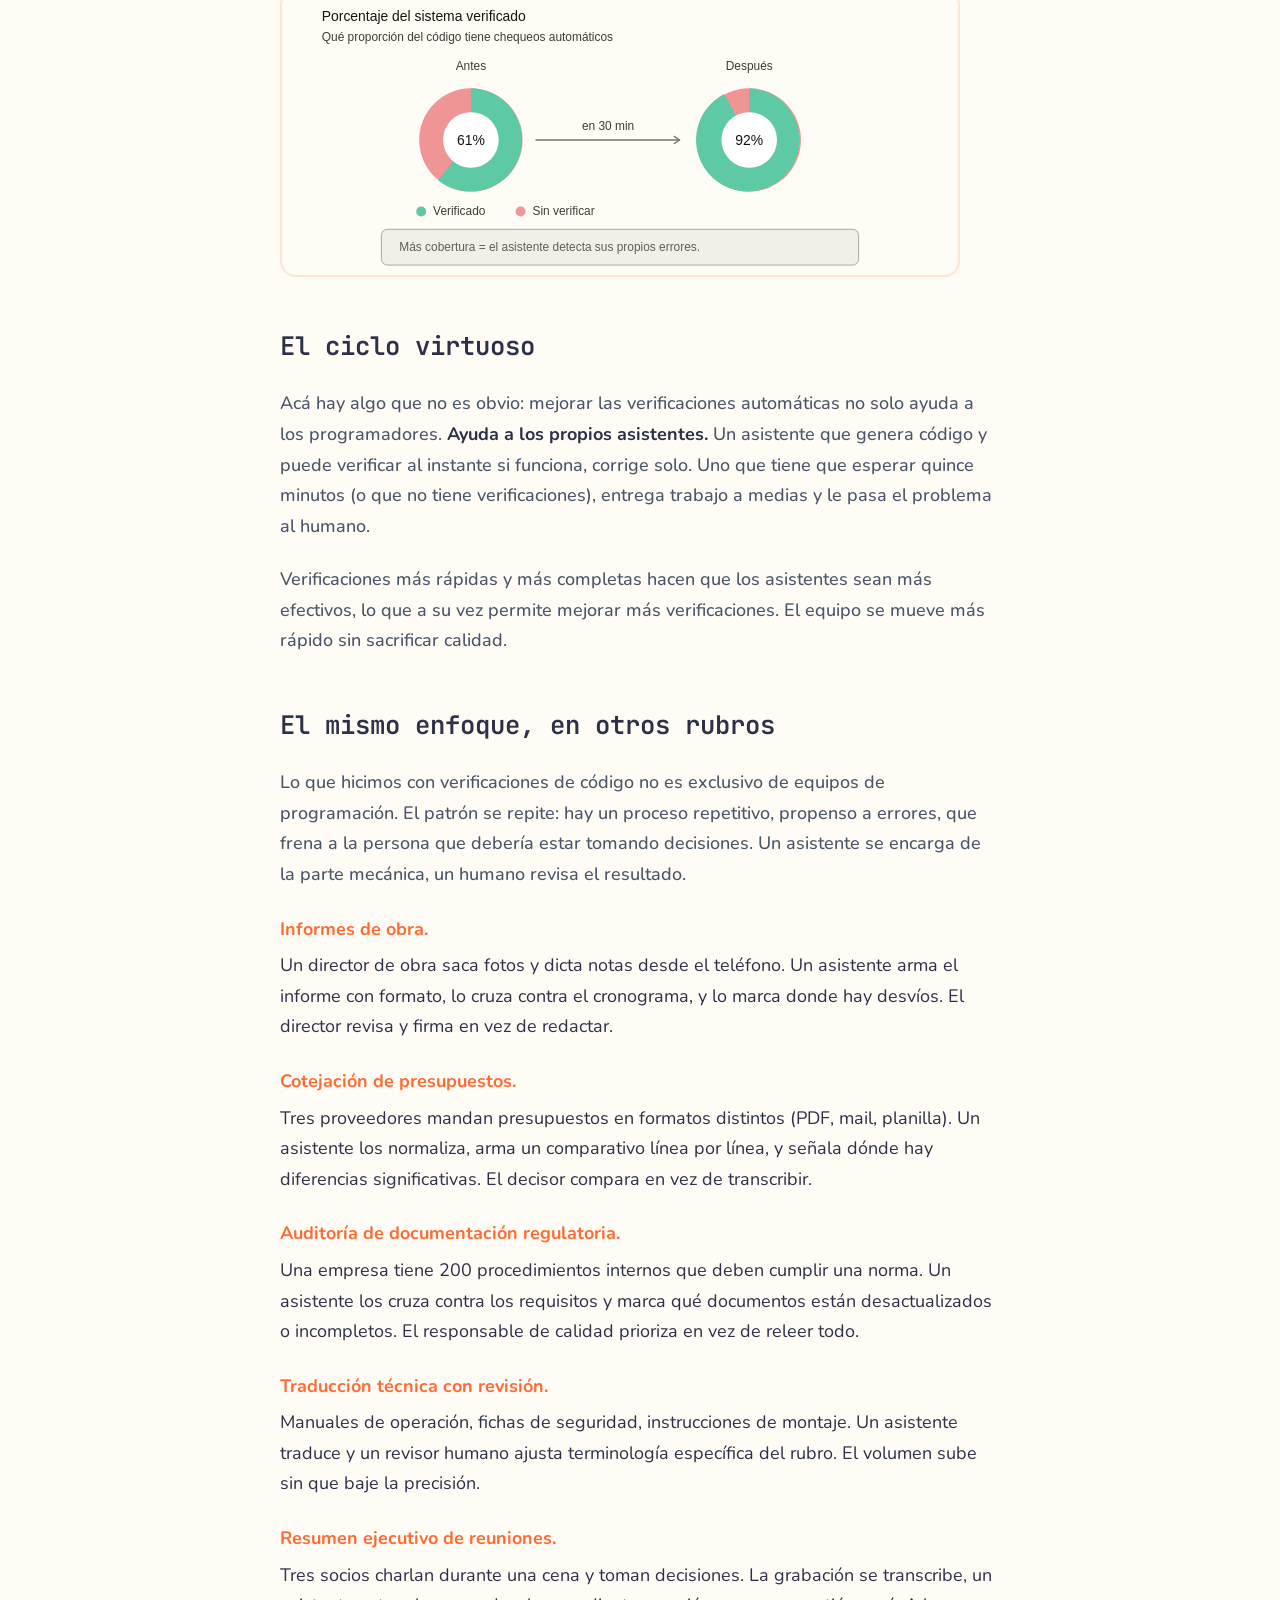
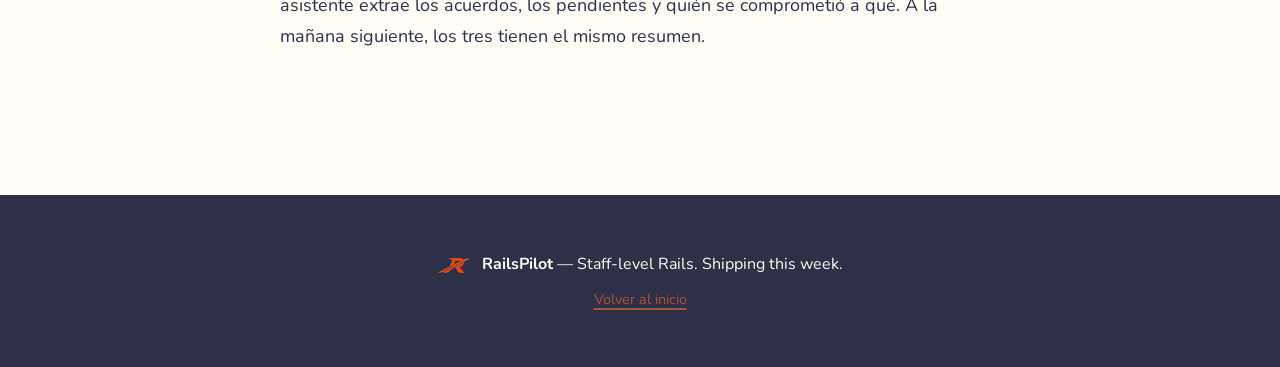
<file: case_studies/programadores-que-esperan-menos.html>
<!DOCTYPE html>
<html lang="es">
  <head>
    <meta charset="UTF-8">
    <meta name="viewport" content="width=device-width, initial-scale=1.0">
    <title>Programadores que esperan menos, producen más — RailsPilot</title>
    <link rel="preconnect" href="https://fonts.googleapis.com">
    <link rel="preconnect" href="https://fonts.gstatic.com" crossorigin>
    <link href="https://fonts.googleapis.com/css2?family=Nunito:wght@400;600;700;800&family=JetBrains+Mono:wght@400;500;600;700&display=swap" rel="stylesheet">
    <link rel="stylesheet" href="styles.css">
    <link rel="icon" type="image/x-icon" href="../favicon.ico">
  </head>
  <body class="case-study">
    <header class="case-header">
      <div class="container">
        <a href="../index.html">← RailsPilot</a>
        <h1>Programadores que esperan menos, producen más</h1>
      </div>
    </header>

    <div class="article-wrap">
      <div class="container">
        <article class="article">
          <p class="lead">Cuando un programador hace un cambio, el sistema lo verifica antes de incorporarlo. Si esa verificación tarda quince minutos, el programador abre Twitter, revisa el mail, pierde el hilo. Cuando vuelve al código, tiene que reconstruir el contexto mental. Eso pasa varias veces al día.</p>

          <p>En un cliente con un sistema monolítico de 9 años y un equipo que fue rotando, las verificaciones tardaban más de dieciséis minutos. Encontramos dos problemas: cada operación interna se estaba registrando en disco innecesariamente, y el servicio de verificación no estaba aprovechando su propio historial (estaba recalculando todo desde cero cada vez).</p>

          <p>Corregimos las dos cosas. <strong>Las verificaciones bajaron de más de dieciséis minutos a menos de diez.</strong> Sigue siendo una espera, pero es la diferencia entre perder el contexto y mantenerlo.</p>

          <p>Con verificaciones de menos de diez minutos, el programador puede correrlas en su propia máquina antes de subir el cambio. Ya no necesita empujar trabajo potencialmente incompleto a un servicio en la nube y esperar a ver qué pasa. La verificación pasa a ser parte del trabajo, no algo que le toca a "otro". Es la diferencia entre terminar una tarea y tirarla por arriba del cubículo esperando que alguien la atrape.</p>

          <figure>
            <img src="ci_tiempo_verificacion.svg" alt="Tiempo de verificación automática: antes 16 min 25 s, después 9 min 31 s." width="680" height="230">
          </figure>

          <p>En un segundo cliente, un sistema nuevo generado en buena parte con asistentes de inteligencia artificial, descubrimos que solo el 61% del código tenía verificaciones automáticas. El resto era territorio sin mapa: los asistentes podían generar cambios ahí, pero nadie (ni humano ni máquina) se enteraba si algo se rompía.</p>

          <p>Le pedimos a un asistente que agregara verificaciones archivo por archivo, priorizando los más importantes. <strong>En menos de media hora, la cobertura subió del 61% al 92%.</strong> También incorporamos revisiones de estilo automáticas para que el programador no tuviera que hacer ajustes cosméticos después.</p>

          <figure>
            <img src="ci_cobertura_verificacion.svg" alt="Porcentaje del sistema verificado: antes 61%, después 92%." width="680" height="286">
          </figure>

          <h2>El ciclo virtuoso</h2>

          <p>Acá hay algo que no es obvio: mejorar las verificaciones automáticas no solo ayuda a los programadores. <strong>Ayuda a los propios asistentes.</strong> Un asistente que genera código y puede verificar al instante si funciona, corrige solo. Uno que tiene que esperar quince minutos (o que no tiene verificaciones), entrega trabajo a medias y le pasa el problema al humano.</p>

          <p>Verificaciones más rápidas y más completas hacen que los asistentes sean más efectivos, lo que a su vez permite mejorar más verificaciones. El equipo se mueve más rápido sin sacrificar calidad.</p>

          <h2>El mismo enfoque, en otros rubros</h2>

          <p>Lo que hicimos con verificaciones de código no es exclusivo de equipos de programación. El patrón se repite: hay un proceso repetitivo, propenso a errores, que frena a la persona que debería estar tomando decisiones. Un asistente se encarga de la parte mecánica, un humano revisa el resultado.</p>

          <ul class="use-cases">
            <li><strong>Informes de obra.</strong> Un director de obra saca fotos y dicta notas desde el teléfono. Un asistente arma el informe con formato, lo cruza contra el cronograma, y lo marca donde hay desvíos. El director revisa y firma en vez de redactar.</li>
            <li><strong>Cotejación de presupuestos.</strong> Tres proveedores mandan presupuestos en formatos distintos (PDF, mail, planilla). Un asistente los normaliza, arma un comparativo línea por línea, y señala dónde hay diferencias significativas. El decisor compara en vez de transcribir.</li>
            <li><strong>Auditoría de documentación regulatoria.</strong> Una empresa tiene 200 procedimientos internos que deben cumplir una norma. Un asistente los cruza contra los requisitos y marca qué documentos están desactualizados o incompletos. El responsable de calidad prioriza en vez de releer todo.</li>
            <li><strong>Traducción técnica con revisión.</strong> Manuales de operación, fichas de seguridad, instrucciones de montaje. Un asistente traduce y un revisor humano ajusta terminología específica del rubro. El volumen sube sin que baje la precisión.</li>
            <li><strong>Resumen ejecutivo de reuniones.</strong> Tres socios charlan durante una cena y toman decisiones. La grabación se transcribe, un asistente extrae los acuerdos, los pendientes y quién se comprometió a qué. A la mañana siguiente, los tres tienen el mismo resumen.</li>
          </ul>
        </article>
      </div>
    </div>

    <footer>
      <div class="container">
        <p>
          <img src="../logo.png" alt="" class="footer-logo">
          <strong>RailsPilot</strong> — Staff-level Rails. Shipping this week.
        </p>
        <p class="footer-sub"><a href="../index.html">Volver al inicio</a></p>
      </div>
    </footer>

    <script>
      document.addEventListener('DOMContentLoaded', function() {
        const reveals = document.querySelectorAll('.reveal');
        if (reveals.length === 0) return;
        const observer = new IntersectionObserver(function(entries) {
          entries.forEach(function(entry) {
            if (entry.isIntersecting) entry.target.classList.add('visible');
          });
        }, { threshold: 0.1, rootMargin: '0px 0px -50px 0px' });
        reveals.forEach(function(el) { observer.observe(el); });
      });
    </script>
  </body>
</html>
</file>
<file: styles.css>
:root {
  color-scheme: light dark;
  --bg: #FFFBF5;
  --surface: #FFFFFF;
  --surface-warm: #FFF5EB;
  --primary: #FF6B35;
  --primary-dark: #E85D2A;
  --secondary: #FFD93D;
  --accent: #6C63FF;
  --teal: #2EC4B6;
  --coral: #B63535;
  --pink: #FF6B9D;
  --text: #2D3047;
  --text-light: #4A5568;
  --muted: #5A6A7D;
  --border: #FFE4D4;
  --on-primary: #FFFFFF;
  --on-secondary: #2D3047;
  --secondary-shadow: #D4B52E;
  --coral-bg: rgba(255, 133, 133, 0.1);
  --warning-bg: #FFF5F5;
  --footer-bg: #2D3047;
  --footer-text: #FFFBF5;
  --code-bg: #1e1e2e;
  --code-text: #cdd6f4;
  --code-soft-bg: #f0f4f8;
  --inline-code-bg: rgba(0, 0, 0, 0.06);
}

@media (prefers-color-scheme: dark) {
  :root {
    --bg: #1A1826;
    --surface: #252333;
    --surface-warm: #2D2838;
    --primary: #FF7A47;
    --primary-dark: #D9551F;
    --secondary: #FFD93D;
    --accent: #8F88FF;
    --teal: #3FD8C9;
    --coral: #FF8585;
    --pink: #FF80AE;
    --text: #F3EFE8;
    --text-light: #C8C3D3;
    --muted: #9B96AA;
    --border: #3A3449;
    --on-primary: #FFFFFF;
    --on-secondary: #2D3047;
    --secondary-shadow: #B89A1E;
    --coral-bg: rgba(255, 133, 133, 0.12);
    --warning-bg: #2E2226;
    --footer-bg: #0F0E17;
    --footer-text: #C8C3D3;
    --code-bg: #12111B;
    --code-text: #cdd6f4;
    --code-soft-bg: #2D2838;
    --inline-code-bg: rgba(255, 255, 255, 0.08);
  }
}

* {
  margin: 0;
  padding: 0;
  box-sizing: border-box;
}

html {
  scroll-behavior: smooth;
}

body {
  font-family: 'Nunito', sans-serif;
  font-size: 18px;
  line-height: 1.7;
  color: var(--text);
  background: var(--bg);
  position: relative;
}

/* Colorful circles background */
body::before {
  content: '';
  position: fixed;
  top: 0;
  left: 0;
  width: 100%;
  height: 100%;
  pointer-events: none;
  z-index: -1;
  background:
    radial-gradient(circle at 5% 15%, rgba(255, 107, 53, 0.12) 0%, transparent 35%),
    radial-gradient(circle at 95% 25%, rgba(255, 217, 61, 0.15) 0%, transparent 30%),
    radial-gradient(circle at 15% 85%, rgba(108, 99, 255, 0.08) 0%, transparent 30%),
    radial-gradient(circle at 85% 75%, rgba(46, 196, 182, 0.1) 0%, transparent 30%);
}

.container {
  max-width: 1100px;
  margin: 0 auto;
  padding: 0 24px;
}

/* Typography */
h1, h2, h3, h4 {
  font-family: 'JetBrains Mono', monospace;
  font-weight: 600;
}

h1 {
  font-size: clamp(2.6rem, 5.5vw, 3rem);
  line-height: 1.15;
  font-weight: 700;
  color: var(--primary);
}

h2 {
  font-size: clamp(2rem, 4vw, 2.8rem);
  color: var(--text);
  margin-bottom: 20px;
}

h3 {
  font-size: 1.7rem;
  color: var(--text);
}

h4 {
  font-size: 1.3rem;
  color: var(--primary);
  margin-bottom: 14px;
  font-weight: 600;
}

a {
  color: var(--primary);
  text-decoration-thickness: 2px;
  text-underline-offset: 4px;
  transition: all 0.3s ease;
}

a:hover {
  color: var(--accent);
  text-decoration-color: var(--secondary);
}

/* Arrow alignment */
.arrow {
  display: inline-block;
  transform: translateY(-0.05em);
  color: var(--primary);
}

/* Hero */
.hero {
  padding: 140px 24px 120px;
  text-align: center;
  position: relative;
  overflow: hidden;
}

/* Decorative shapes in hero */
.hero::before {
  content: '';
  position: absolute;
  top: 15%;
  left: 5%;
  width: 80px;
  height: 80px;
  background-image: url('logo.png');
  background-size: contain;
  background-repeat: no-repeat;
  background-position: center;
  opacity: 0.15;
  animation: float 6s ease-in-out infinite;
}

.hero::after {
  content: '✨';
  position: absolute;
  top: 25%;
  right: 10%;
  font-size: 40px;
  opacity: 0.2;
  animation: float 8s ease-in-out infinite reverse;
}

@keyframes float {
  0%, 100% { transform: translateY(0) rotate(0deg); }
  50% { transform: translateY(20px) rotate(-10deg); }
}

.hero h1 {
  margin-bottom: 28px;
  position: relative;
}

.tagline {
  font-size: 1.45rem;
  color: var(--text-light);
  margin-bottom: 36px;
  max-width: 620px;
  margin-left: auto;
  margin-right: auto;
  font-weight: 600;
}

/* Buttons */
.btn {
  display: inline-block;
  padding: 18px 44px;
  font-family: 'Nunito', sans-serif;
  font-size: 1rem;
  font-weight: 800;
  text-decoration: none;
  letter-spacing: 0.05em;
  text-transform: uppercase;
  transition: all 0.3s cubic-bezier(0.34, 1.56, 0.64, 1);
  border-radius: 50px;
  position: relative;
  overflow: hidden;
}

.btn-ghost {
  border: 3px solid var(--primary);
  color: var(--primary);
  background: transparent;
  box-shadow: 0 4px 0 var(--primary);
}

.btn-ghost:hover {
  background: var(--primary);
  color: var(--on-primary);
  transform: translateY(-4px);
  box-shadow: 0 8px 0 var(--primary-dark);
}

.btn-ghost:active {
  transform: translateY(0);
  box-shadow: 0 2px 0 var(--primary);
}

.btn-gold {
  background: var(--secondary);
  color: var(--on-secondary);
  border: none;
  box-shadow: 0 6px 0 var(--secondary-shadow);
}

.btn-gold:hover {
  transform: translateY(-4px);
  box-shadow: 0 10px 0 var(--secondary-shadow);
  color: var(--on-secondary);
}

.btn-gold:active {
  transform: translateY(2px);
  box-shadow: 0 2px 0 var(--secondary-shadow);
}

/* Section dividers */
.section-divider {
  display: flex;
  align-items: center;
  justify-content: center;
  padding: 50px 0;
  gap: 12px;
}

.section-divider span {
  display: flex;
  align-items: center;
  gap: 12px;
}

.section-divider span::before,
.section-divider span::after {
  content: '';
  width: 12px;
  height: 12px;
  border-radius: 50%;
  flex-shrink: 0;
}

.section-divider span::before {
  background: var(--primary);
}

.section-divider span::after {
  background: var(--secondary);
}

.section-divider::before,
.section-divider::after {
  content: '';
  width: 12px;
  height: 12px;
  border-radius: 50%;
  flex-shrink: 0;
}

.section-divider::before {
  background: var(--teal);
}

.section-divider::after {
  background: var(--accent);
}

/* Sections */
section {
  padding: 100px 24px 120px;
  position: relative;
}

.alt-bg {
  background: var(--surface-warm);
}

.section-header {
  text-align: center;
  margin-bottom: 56px;
}

.section-label {
  display: inline-block;
  font-size: 0.85rem;
  font-weight: 800;
  letter-spacing: 0.15em;
  text-transform: uppercase;
  color: var(--coral);
  margin-bottom: 16px;
  padding: 8px 20px;
  border-radius: 50px;
  border: 2px dashed var(--coral);
  background: var(--coral-bg);
}

.lead-text {
  font-size: 1.35rem;
  color: var(--text-light);
  text-align: center;
  max-width: 800px;
  margin: 0 auto 56px;
  font-weight: 500;
}

/* Cards */
.grid-3 {
  display: grid;
  grid-template-columns: repeat(auto-fit, minmax(300px, 1fr));
  gap: 28px;
  margin: 56px 0;
}

.grid-symmetric {
  display: grid;
  grid-template-columns: 1fr 1fr 1fr;
  gap: 28px;
  margin: 56px 0;
}

@media (max-width: 900px) {
  .grid-symmetric {
    grid-template-columns: 1fr;
  }
}

.card {
  background: var(--surface);
  padding: 36px;
  border-radius: 24px;
  border: 3px solid var(--border);
  box-shadow: 0 8px 0 var(--border);
  transition: all 0.3s cubic-bezier(0.34, 1.56, 0.64, 1);
  position: relative;
  overflow: hidden;
}

.card::before {
  content: '';
  position: absolute;
  top: 0;
  left: 0;
  right: 0;
  height: 6px;
  background: var(--primary);
}

.card:hover {
  transform: translateY(-8px) rotate(-1deg);
  box-shadow: 0 16px 0 var(--border), 0 20px 40px rgba(255, 107, 53, 0.15);
}

.card ul {
  list-style: none;
}

.card li {
  padding: 10px 0;
  padding-left: 28px;
  position: relative;
  color: var(--text-light);
  font-weight: 500;
}

.card li::before {
  content: '→';
  position: absolute;
  left: 0;
  color: var(--primary);
  font-weight: 800;
}

/* Feature box */
.feature-box {
  background: var(--surface);
  padding: 56px;
  border-radius: 32px;
  border: 4px solid var(--secondary);
  margin: 56px 0;
  box-shadow: 0 12px 0 rgba(255, 217, 61, 0.4);
  position: relative;
  overflow: hidden;
}

.feature-box::before {
  content: '⭐';
  position: absolute;
  top: 20px;
  right: 24px;
  font-size: 32px;
}

.feature-highlight {
  font-size: 1.35rem;
  margin-bottom: 28px;
  font-weight: 700;
  color: var(--text);
}

.feature-highlight strong {
  color: var(--primary);
}

.pricing-display {
  margin-top: 40px;
  padding-top: 40px;
  border-top: 3px dashed var(--border);
  text-align: center;
}

.price {
  font-size: 3.5rem;
  font-weight: 700;
  display: block;
  color: var(--primary);
  font-family: 'JetBrains Mono', monospace;
}

.price-period {
  font-size: 1.5rem;
  font-weight: 600;
}

.price-note {
  font-size: 1.15rem;
  color: var(--muted);
  font-weight: 600;
  margin-top: 8px;
}

.subsection-title {
  text-align: center;
  margin: 72px 0 32px;
  color: var(--text);
}

/* Feature list */
.feature-list {
  list-style: none;
  margin: 28px 0;
}

.feature-list li {
  padding: 16px 0;
  padding-left: 40px;
  position: relative;
  font-weight: 500;
  color: var(--text-light);
}

.feature-list li::before {
  content: '-';
  position: absolute;
  left: 0;
  color: var(--primary);
  font-weight: 800;
}

.feature-list li strong {
  color: var(--text);
}

.feature-list.spaced li {
  padding: 20px 0 20px 40px;
}


/* Warning box */
.warning-box {
  background: var(--warning-bg);
  padding: 36px 44px;
  border-radius: 20px;
  border: 3px solid var(--coral);
  margin: 56px 0;
  position: relative;
}


.warning-box h4 {
  color: var(--coral);
  margin-bottom: 20px;
  font-weight: 700;
}

.warning-items p {
  color: var(--text-light);
  padding: 10px 0 10px 28px;
  position: relative;
  font-weight: 500;
}

.warning-items p::before {
  content: '✗';
  position: absolute;
  left: 0;
  color: var(--coral);
  font-weight: 800;
}

/* Table */
.table-wrapper {
  overflow-x: auto;
  margin: 48px 0;
  border-radius: 24px;
  border: 4px solid var(--secondary);
  box-shadow: 0 8px 0 rgba(255, 217, 61, 0.3);
}

/* Scroll hint gradient for mobile */
@media (max-width: 768px) {
  .table-wrapper {
    position: relative;
  }

  .table-wrapper::before,
  .table-wrapper::after {
    content: '';
    position: absolute;
    top: 0;
    width: 40px;
    height: 100%;
    pointer-events: none;
    opacity: 0;
    transition: opacity 0.3s ease;
    z-index: 1;
  }

  .table-wrapper::before {
    left: 0;
    background: linear-gradient(to left, transparent, var(--surface));
    border-radius: 20px 0 0 20px;
  }

  .table-wrapper::after {
    right: 0;
    background: linear-gradient(to right, transparent, var(--surface));
    border-radius: 0 20px 20px 0;
  }

  .table-wrapper.scrolled-left::before {
    opacity: 1;
  }

  .table-wrapper.scrolled-right::after {
    opacity: 1;
  }
}

table {
  width: 100%;
  border-collapse: collapse;
  background: var(--surface);
}

table th {
  font-family: 'JetBrains Mono', monospace;
  font-size: 1.05rem;
  font-weight: 600;
  color: var(--primary);
  text-align: left;
  padding: 24px;
  background: var(--surface-warm);
  border-bottom: 3px solid var(--border);
}

table td {
  padding: 22px 24px;
  border-bottom: 2px dashed var(--border);
  color: var(--text-light);
  font-weight: 500;
}

table tr {
  transition: all 0.2s ease;
}

table tr:hover {
  background: rgba(255, 217, 61, 0.1);
}

table .highlight-row {
  background: rgba(255, 107, 53, 0.1);
  position: relative;
}

table .highlight-row td {
  color: var(--text);
  font-weight: 700;
  padding-left: 40px;
}

table .highlight-row td:first-child {
  padding-left: 44px;
}

table .highlight-row td strong {
  color: var(--primary);
}

/* Process flow */
.process-flow {
  display: flex;
  justify-content: space-between;
  align-items: center;
  margin: 72px 0;
  padding: 48px 0;
  position: relative;
}

.process-line {
  position: absolute;
  top: 34%;
  left: 10%;
  right: 10%;
  height: 6px;
  background: var(--secondary);
  z-index: 0;
  transform: translateY(-50%);
  border-radius: 3px;
}

.process-step {
  flex: 1;
  text-align: center;
  position: relative;
  z-index: 1;
}

.process-number {
  width: 70px;
  height: 70px;
  margin: 0 auto 20px;
  background: var(--primary);
  border-radius: 50%;
  display: flex;
  align-items: center;
  justify-content: center;
  font-family: 'JetBrains Mono', monospace;
  font-size: 1.5rem;
  font-weight: 700;
  color: var(--on-primary);
  box-shadow: 0 6px 0 var(--primary-dark);
  transition: all 0.3s cubic-bezier(0.34, 1.56, 0.64, 1);
  border: 4px solid var(--surface);
}

.process-step:hover .process-number {
  transform: scale(1.15) rotate(10deg);
  box-shadow: 0 10px 0 var(--primary-dark);
}

.process-label {
  font-weight: 700;
  font-size: 1.1rem;
  margin-bottom: 6px;
  color: var(--text);
}

.process-time {
  font-size: 0.95rem;
  color: var(--muted);
  font-weight: 600;
}

@media (max-width: 768px) {
  .process-flow {
    flex-direction: column;
    gap: 36px;
  }

  .process-line {
    display: none;
  }

}


/* Two column fit section */
.two-col-asymmetric {
  display: grid;
  grid-template-columns: 1.2fr 1fr;
  gap: 64px;
  margin: 48px 0;
}

@media (max-width: 768px) {
  .two-col-asymmetric {
    grid-template-columns: 1fr;
    gap: 40px;
  }
}

.fit-title {
  font-size: 1.5rem;
  margin-bottom: 24px;
  padding-bottom: 12px;
  border-bottom: 3px solid var(--border);
}

.fit-title.good {
  color: var(--primary);
}

.fit-title.not {
  color: var(--muted);
}

.check-list {
  list-style: none;
}

.check-list li {
  padding: 14px 0;
  padding-left: 36px;
  position: relative;
  color: var(--text-light);
  font-weight: 500;
}

.check-list.good li::before {
  content: '✅';
  position: absolute;
  left: 0;
  font-size: 1em;
}

.check-list.not li::before {
  content: '❌';
  position: absolute;
  left: 0;
  font-size: 0.9em;
}

.check-list.human li::before {
  content: '🧑‍💻';
  position: absolute;
  left: 0;
  font-size: 1em;
}

.check-list.agent li::before {
  content: '🤖';
  position: absolute;
  left: 0;
  font-size: 1em;
}

/* About section */
.about-content {
  max-width: 800px;
  margin: 0 auto;
  text-align: center;
}

.about-lead {
  font-size: 1.25rem;
  line-height: 1.8;
  margin-bottom: 24px;
}

.founder-credit {
  margin-top: 48px;
  padding-top: 32px;
  border-top: 2px dashed var(--border);
  display: flex;
  flex-direction: column;
  align-items: center;
  gap: 16px;
}

@media (min-width: 768px) {
  .founder-credit {
    flex-direction: row;
    justify-content: center;
    gap: 24px;
  }
}

.founder-avatar {
  width: 120px;
  height: 120px;
  border-radius: 50%;
  object-fit: cover;
  border: 3px solid var(--primary);
}

.founder-info {
  display: flex;
  flex-direction: column;
  align-items: center;
  gap: 6px;
}

@media (min-width: 768px) {
  .founder-info {
    align-items: flex-start;
  }
}

.founder-label {
  font-size: 0.85rem;
  text-transform: uppercase;
  letter-spacing: 0.1em;
  color: var(--muted);
  font-weight: 600;
}

.founder-link {
  font-family: 'JetBrains Mono', monospace;
  font-size: 1.4rem;
  font-weight: 700;
  color: var(--primary);
  text-decoration: none;
  transition: all 0.3s ease;
}

.founder-link:hover {
  color: var(--accent);
  transform: scale(1.05);
}

.founder-title {
  font-size: 0.95rem;
  color: var(--text-light);
  font-weight: 600;
}

/* FAQ */
.faq-grid {
  display: grid;
  grid-template-columns: repeat(auto-fit, minmax(450px, 1fr));
  gap: 40px;
  margin: 40px 0;
}

@media (max-width: 520px) {
  .faq-grid {
    grid-template-columns: 1fr;
  }
}

.faq-item {
  padding-bottom: 24px;
  border-bottom: 1px solid var(--border);
}

.faq-item h4 {
  margin-bottom: 8px;
}

.faq-item p {
  color: var(--muted);
}

.contact-note {
  text-align: center;
  font-size: 1.1rem;
  color: var(--muted);
  margin-top: 48px;
}

/* CTA Section */
.cta-section {
  background: var(--primary);
  color: var(--bg);
  text-align: center;
  padding: 120px 24px;
}

.cta-section h2 {
  color: var(--on-primary);
  margin-bottom: 32px;
}

.cta-text {
  font-size: 1.25rem;
  color: rgba(255, 255, 255, 0.85);
  margin-bottom: 10px;
}

.cta-text.highlight {
  color: var(--on-primary);
  font-weight: 700;
  margin-top: 20px;
  margin-bottom: 48px;
}

.feature-list {
  text-align: left;
}

/* Footer */
footer {
  background: var(--footer-bg);
  color: var(--footer-text);
  padding: 56px 24px;
  text-align: center;
}

footer p {
  font-size: 1rem;
}

.footer-logo {
  width: 32px;
  height: auto;
  vertical-align: middle;
  margin-right: 8px;
}

.footer-sub {
  margin-top: 8px;
  font-size: 0.9rem;
  opacity: 0.6;
}

/* Responsive adjustments */
@media (max-width: 768px) {
  section {
    padding: 60px 20px 80px;
  }

  .hero {
    padding: 80px 20px 60px;
  }

  /* Fix logo positioning on mid-sized screens */
  .hero::before {
    width: 50px;
    height: 50px;
    top: 5px;
  }

  .grid-3 {
    grid-template-columns: repeat(auto-fit, minmax(200px, 1fr));
    gap: 17px;

    .card {
      padding: 24px 18px;
    }
  }

  .feature-box {
    padding: 32px 24px;
  }
}

@media (prefers-reduced-motion: reduce) {
  .hero::before,
  .hero::after {
    animation: none;
  }

  .btn,
  .card,
  .process-number {
    transition: none;
  }

  .btn-ghost:hover,
  .btn-gold:hover,
  .card:hover,
  .process-step:hover .process-number {
    transform: none;
  }
}
</file>
<file: case_studies/styles.css>
@import url('../styles.css');

.case-studies-hub section {
  padding: 64px 24px 72px;
}

.case-studies-hub .section-divider {
  padding: 28px 0;
}

.case-studies-hub .section-header {
  margin-bottom: 32px;
}

.case-studies-hub .lead-text {
  margin-bottom: 32px;
}

.case-studies-hub .lead-text--tight {
  margin-top: 0.75em;
}

.case-studies-hub .grid-3 {
  margin: 32px 0;
}

.case-studies-hub .case-header {
  padding: 48px 24px 32px;
}

.case-studies-hub .case-header .tagline {
  margin: 1.15em auto 1.5em;
}

.case-studies-hub .hub-crosslink {
  text-align: center;
  font-size: 1.05rem;
  font-weight: 600;
  color: var(--text-light);
  margin: -4px auto 18px;
  max-width: 640px;
}

.case-studies-hub .case-link {
  margin-top: 12px;
}

.case-studies-hub .warning-box {
  margin: 32px 0;
  padding: 28px 32px;
}

.case-studies-hub .cta-section {
  padding: 80px 24px;
}

.case-studies-hub footer {
  padding: 40px 24px;
}

.case-study .article {
  max-width: 720px;
  margin: 0 auto;
}

.case-study .article h1 {
  margin-bottom: 24px;
}

.case-study .article h2 {
  font-size: 1.6rem;
  margin-top: 48px;
  margin-bottom: 20px;
}

.case-study .article p {
  margin-bottom: 1.25em;
  color: var(--text-light);
  font-weight: 500;
}

.case-study .article p strong {
  color: var(--text);
}

.case-study .article .lead {
  font-size: 1.2rem;
  color: var(--text);
}

.case-study .article ol {
  margin: 0.75em 0 1.35em;
  padding-left: 0;
  padding-inline-start: 1.75rem;
  list-style-position: outside;
  color: var(--text-light);
  font-weight: 500;
}

.case-study .article ol > li {
  line-height: 1.65;
  padding-inline-start: 0.5rem;
}

.case-study .article ol > li + li {
  margin-top: 1rem;
}

.case-study .article ol > li strong {
  color: var(--text);
}

.case-study figure {
  margin: 40px 0;
}

.case-study figure img,
.case-study figure object {
  max-width: 100%;
  height: auto;
  display: block;
  border-radius: 16px;
  border: 2px solid var(--border);
}

.case-study .use-cases {
  list-style: none;
  margin: 24px 0;
}

.case-study .use-cases li {
  margin-bottom: 24px;
  padding-left: 0;
}

.case-study .use-cases li strong {
  display: block;
  color: var(--primary);
  margin-bottom: 6px;
}

.case-study .case-header {
  padding: 80px 24px 48px;
  text-align: center;
  border-bottom: 2px dashed var(--border);
}

.case-study .case-header a {
  font-size: 0.9rem;
  text-transform: uppercase;
  letter-spacing: 0.1em;
  margin-bottom: 24px;
  display: inline-block;
}

.case-study .article-wrap {
  padding: 48px 24px 120px;
}

.case-study footer {
  margin-top: 0;
}

.case-study .case-header .tagline {
  font-size: 1.15rem;
  color: var(--text-light);
  max-width: 640px;
  margin: 2em auto 3em;
  font-weight: 600;
}

.case-study .case-link {
  display: block;
  text-decoration: none;
  color: inherit;
  position: relative;
  padding-right: 48px;
  margin-top: 24px;
}

.case-study .case-link:hover {
  color: inherit;
}

.case-study .case-link .case-link-arrow {
  position: absolute;
  right: 24px;
  top: 50%;
  transform: translateY(-50%);
  font-size: 1.5rem;
  color: var(--primary);
  transition: transform 0.2s ease;
}

.case-study .case-link:hover .case-link-arrow {
  transform: translateY(-50%) translateX(4px);
}

.case-study .article pre {
  background: var(--code-bg);
  color: var(--code-text);
  border-radius: 12px;
  padding: 20px 24px;
  overflow-x: auto;
  margin: 1.5em 0;
  font-size: 0.88rem;
  line-height: 1.7;
}

.case-study .article pre code {
  font-family: 'JetBrains Mono', monospace;
  font-size: inherit;
  background: none;
  padding: 0;
}

.case-study .article pre.agent-response {
  background: var(--code-soft-bg);
  color: var(--text);
  border-left: 4px solid var(--primary);
}

.case-study .article code {
  font-family: 'JetBrains Mono', monospace;
  font-size: 0.88em;
  background: var(--inline-code-bg);
  padding: 2px 6px;
  border-radius: 4px;
}

.case-study .chat {
  display: flex;
  flex-direction: column;
  gap: 12px;
  padding: 24px;
  background: var(--surface-warm);
  border: 2px solid var(--border);
  border-radius: 16px;
}

.case-study .article .chat-msg {
  max-width: 85%;
  margin: 0;
  padding: 14px 18px;
  border-radius: 16px;
  line-height: 1.6;
}

.case-study .article .chat-msg--user {
  align-self: flex-end;
  background: var(--primary);
  color: var(--on-primary);
  border-bottom-right-radius: 4px;
}

.case-study .chat-msg--agent {
  align-self: flex-start;
  background: var(--surface);
  border: 1px solid var(--border);
  border-bottom-left-radius: 4px;
}

.case-study .article .chat-msg--agent p {
  margin: 0 0 0.75em;
  color: var(--text);
}

.case-study .chat-name {
  display: block;
  font-weight: 800;
  color: var(--primary);
  margin-bottom: 4px;
}

.case-study .chat-source {
  display: block;
  font-size: 0.85rem;
  color: var(--muted);
}

@media (max-width: 600px) {
  .case-study .chat {
    padding: 16px;
  }

  .case-study .article .chat-msg {
    max-width: 100%;
  }
}
</file>
